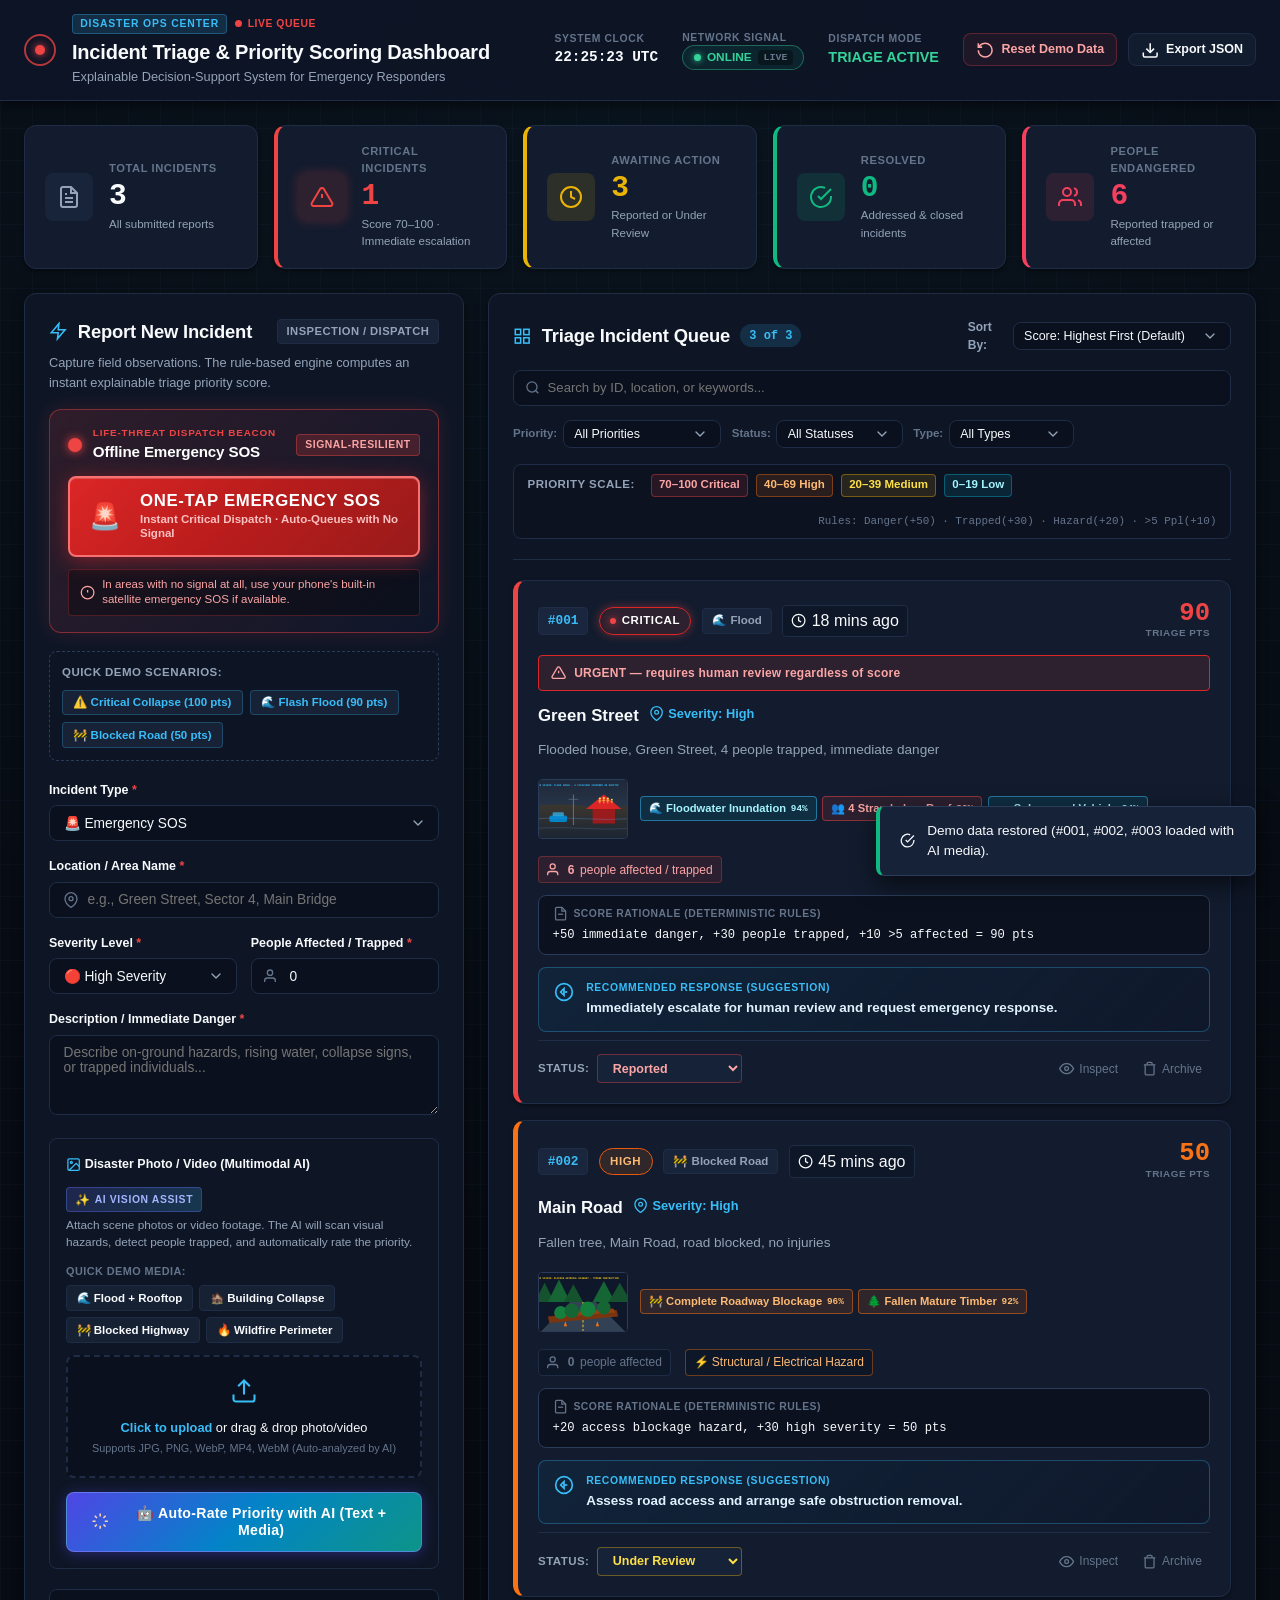
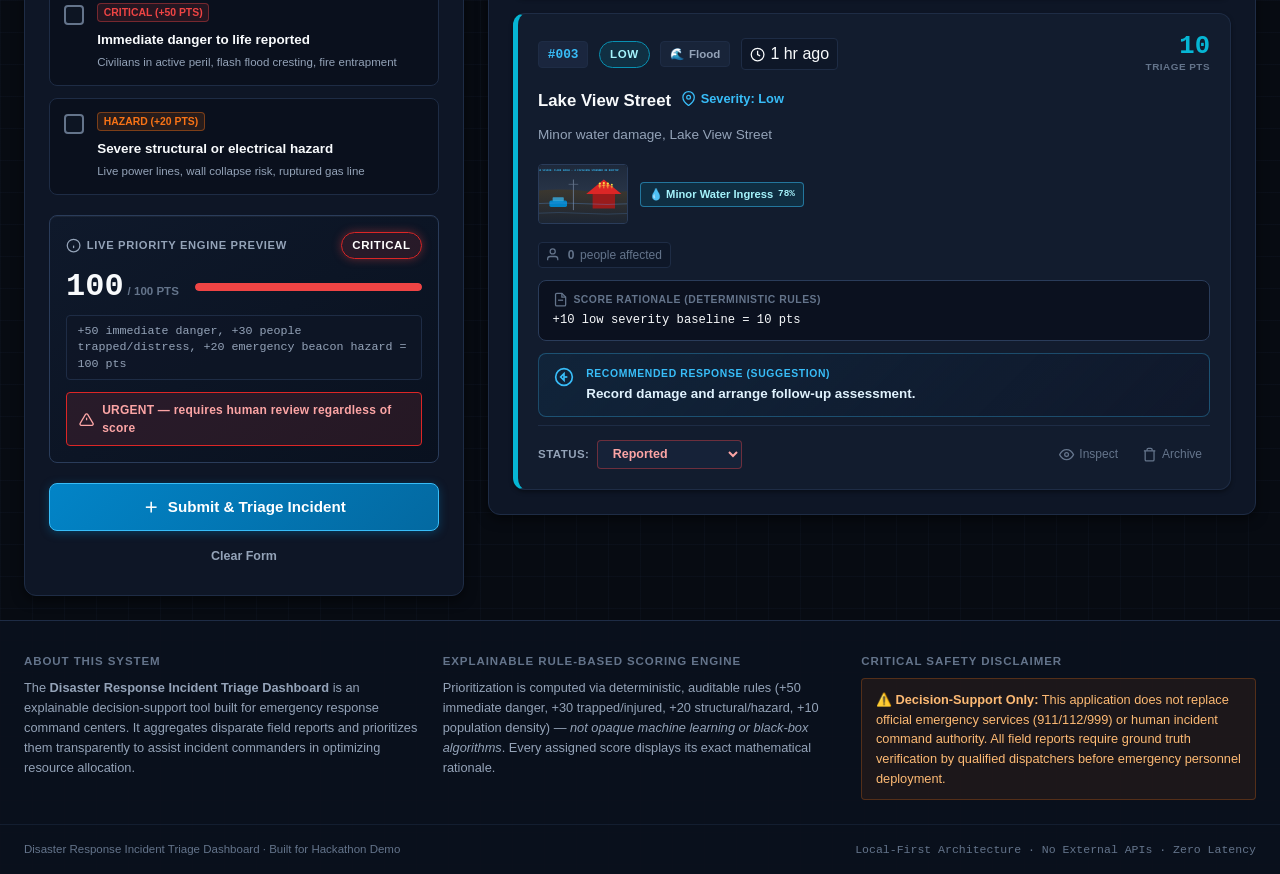
<file: index.html>
<!DOCTYPE html>
<html lang="en">
<head>
  <meta charset="UTF-8">
  <meta name="viewport" content="width=device-width, initial-scale=1.0">
  <title>Disaster Response Incident Triage Dashboard | EOC</title>
  <link rel="stylesheet" href="style.css">
</head>
<body>
  <!-- Top Navigation & Ops Command Bar -->
  <header class="ops-header" role="banner">
    <div class="header-main">
      <div class="brand-group">
        <div class="radar-beacon" aria-hidden="true">
          <span class="beacon-dot"></span>
          <span class="beacon-ring"></span>
        </div>
        <div class="brand-text">
          <div class="brand-badge-row">
            <span class="agency-badge">DISASTER OPS CENTER</span>
            <span class="live-pill"><span class="pulse-led"></span>LIVE QUEUE</span>
          </div>
          <h1 class="app-title">Incident Triage & Priority Scoring Dashboard</h1>
          <p class="app-subtitle">Explainable Decision-Support System for Emergency Responders</p>
        </div>
      </div>

      <div class="ops-telemetry">
        <div class="telemetry-item">
          <span class="telemetry-label">SYSTEM CLOCK</span>
          <span class="telemetry-value mono" id="live-clock">--:--:-- UTC</span>
        </div>
        <div class="telemetry-item">
          <span class="telemetry-label">NETWORK SIGNAL</span>
          <button type="button" class="connectivity-pill online" id="connectivity-status-btn" title="Live status · Click to toggle Offline Simulation Mode">
            <span class="conn-dot"></span>
            <span id="connectivity-status-text">ONLINE</span>
            <span class="conn-mode-tag mono" id="conn-mode-tag">LIVE</span>
          </button>
        </div>
        <div class="telemetry-item">
          <span class="telemetry-label">DISPATCH MODE</span>
          <span class="telemetry-value active-mode">TRIAGE ACTIVE</span>
        </div>
        <div class="header-actions">
          <button id="reset-demo-btn" class="btn btn-outline-danger btn-sm" title="Restore the 3 official demo incidents">
            <svg class="icon" viewBox="0 0 24 24" fill="none" stroke="currentColor" stroke-width="2">
              <path d="M3 12a9 9 0 1 0 9-9 9.75 9.75 0 0 0-6.74 2.74L3 8"/>
              <path d="M3 3v5h5"/>
            </svg>
            Reset Demo Data
          </button>
          <button id="export-data-btn" class="btn btn-outline-secondary btn-sm" title="Export reports as JSON">
            <svg class="icon" viewBox="0 0 24 24" fill="none" stroke="currentColor" stroke-width="2">
              <path d="M21 15v4a2 2 0 0 1-2 2H5a2 2 0 0 1-2-2v-4"/>
              <polyline points="7 10 12 15 17 10"/>
              <line x1="12" y1="15" x2="12" y2="3"/>
            </svg>
            Export JSON
          </button>
        </div>
      </div>
    </div>
  </header>

  <!-- Main Container -->
  <main class="dashboard-layout" role="main">

    <!-- KPI Summary Stat Cards -->
    <section class="kpi-grid" aria-label="Incident Summary Statistics">
      <div class="kpi-card kpi-total">
        <div class="kpi-icon-wrap">
          <svg class="kpi-icon" viewBox="0 0 24 24" fill="none" stroke="currentColor" stroke-width="2">
            <path d="M14 2H6a2 2 0 0 0-2 2v16a2 2 0 0 0 2 2h12a2 2 0 0 0 2-2V8z"/>
            <polyline points="14 2 14 8 20 8"/>
            <line x1="16" y1="13" x2="8" y2="13"/>
            <line x1="16" y1="17" x2="8" y2="17"/>
            <polyline points="10 9 9 9 8 9"/>
          </svg>
        </div>
        <div class="kpi-content">
          <div class="kpi-label">TOTAL INCIDENTS</div>
          <div class="kpi-value mono" id="kpi-total">0</div>
          <div class="kpi-subtext">All submitted reports</div>
        </div>
      </div>

      <div class="kpi-card kpi-critical">
        <div class="kpi-icon-wrap alert-glow">
          <svg class="kpi-icon" viewBox="0 0 24 24" fill="none" stroke="currentColor" stroke-width="2">
            <path d="M10.29 3.86L1.82 18a2 2 0 0 0 1.71 3h16.94a2 2 0 0 0 1.71-3L13.71 3.86a2 2 0 0 0-3.42 0z"/>
            <line x1="12" y1="9" x2="12" y2="13"/>
            <line x1="12" y1="17" x2="12.01" y2="17"/>
          </svg>
        </div>
        <div class="kpi-content">
          <div class="kpi-label">CRITICAL INCIDENTS</div>
          <div class="kpi-value mono text-critical" id="kpi-critical">0</div>
          <div class="kpi-subtext">Score 70–100 · Immediate escalation</div>
        </div>
      </div>

      <div class="kpi-card kpi-pending">
        <div class="kpi-icon-wrap">
          <svg class="kpi-icon" viewBox="0 0 24 24" fill="none" stroke="currentColor" stroke-width="2">
            <circle cx="12" cy="12" r="10"/>
            <polyline points="12 6 12 12 16 14"/>
          </svg>
        </div>
        <div class="kpi-content">
          <div class="kpi-label">AWAITING ACTION</div>
          <div class="kpi-value mono text-warning" id="kpi-pending">0</div>
          <div class="kpi-subtext">Reported or Under Review</div>
        </div>
      </div>

      <div class="kpi-card kpi-resolved">
        <div class="kpi-icon-wrap">
          <svg class="kpi-icon" viewBox="0 0 24 24" fill="none" stroke="currentColor" stroke-width="2">
            <path d="M22 11.08V12a10 10 0 1 1-5.93-9.14"/>
            <polyline points="22 4 12 14.01 9 11.01"/>
          </svg>
        </div>
        <div class="kpi-content">
          <div class="kpi-label">RESOLVED</div>
          <div class="kpi-value mono text-resolved" id="kpi-resolved">0</div>
          <div class="kpi-subtext">Addressed & closed incidents</div>
        </div>
      </div>

      <div class="kpi-card kpi-people">
        <div class="kpi-icon-wrap">
          <svg class="kpi-icon" viewBox="0 0 24 24" fill="none" stroke="currentColor" stroke-width="2">
            <path d="M17 21v-2a4 4 0 0 0-4-4H5a4 4 0 0 0-4 4v2"/>
            <circle cx="9" cy="7" r="4"/>
            <path d="M23 21v-2a4 4 0 0 0-3-3.87"/>
            <path d="M16 3.13a4 4 0 0 1 0 7.75"/>
          </svg>
        </div>
        <div class="kpi-content">
          <div class="kpi-label">PEOPLE ENDANGERED</div>
          <div class="kpi-value mono text-danger" id="kpi-people">0</div>
          <div class="kpi-subtext">Reported trapped or affected</div>
        </div>
      </div>
    </section>

    <!-- Main 2-Column Work Area -->
    <div class="ops-workspace">

      <!-- LEFT: Intake Form Column -->
      <aside class="panel intake-panel" aria-labelledby="form-heading">
        <div class="panel-header">
          <div class="panel-title-wrap">
            <svg class="icon icon-accent" viewBox="0 0 24 24" fill="none" stroke="currentColor" stroke-width="2">
              <polygon points="13 2 3 14 12 14 11 22 21 10 12 10 13 2"/>
            </svg>
            <h2 id="form-heading" class="panel-title">Report New Incident</h2>
          </div>
          <span class="badge badge-subtle">INSPECTION / DISPATCH</span>
        </div>

        <p class="panel-desc">
          Capture field observations. The rule-based engine computes an instant explainable triage priority score.
        </p>

        <!-- Prominent Red Offline-Resilient SOS Mode -->
        <div class="emergency-sos-card" id="emergency-sos-card">
          <div class="sos-card-header">
            <div class="sos-card-brand">
              <span class="sos-radar-ping"></span>
              <div>
                <div class="sos-badge-tag">LIFE-THREAT DISPATCH BEACON</div>
                <h3 class="sos-card-title">Offline Emergency SOS</h3>
              </div>
            </div>
            <span class="badge badge-sos-resilient">SIGNAL-RESILIENT</span>
          </div>

          <button type="button" class="btn btn-sos-trigger btn-block" id="trigger-sos-btn" title="Create an urgent Critical dispatch incident with one tap">
            <span class="sos-btn-flare"></span>
            <span class="sos-btn-icon">🚨</span>
            <div class="sos-btn-labels">
              <span class="sos-btn-main">ONE-TAP EMERGENCY SOS</span>
              <span class="sos-btn-sub">Instant Critical Dispatch · Auto-Queues with No Signal</span>
            </div>
          </button>

          <!-- Honesty Note for Satellite SOS -->
          <div class="satellite-safety-advisory">
            <svg class="icon icon-sm" viewBox="0 0 24 24" fill="none" stroke="currentColor" stroke-width="2">
              <circle cx="12" cy="12" r="10"/>
              <line x1="12" y1="8" x2="12" y2="12"/>
              <line x1="12" y1="16" x2="12.01" y2="16"/>
            </svg>
            <span>In areas with no signal at all, use your phone's built-in satellite emergency SOS if available.</span>
          </div>
        </div>

        <!-- Offline SOS Queue Banner -->
        <div class="offline-queue-banner hidden" id="offline-queue-banner">
          <div class="offline-banner-icon-col">
            <span class="offline-beacon-pulse"></span>
          </div>
          <div class="offline-banner-body">
            <div class="offline-banner-title">
              No signal detected — SOS queued.
            </div>
            <div class="offline-banner-sub">
              It will send automatically when connection returns.
            </div>
            <div class="offline-queue-count-pill mono" id="pending-sos-count-pill">
              0 SOS in Offline Buffer
            </div>
          </div>
        </div>

        <!-- Quick Demo Scenario Loader for Judges -->
        <div class="demo-quick-bar" aria-label="Quick Demo Scenarios">
          <span class="demo-quick-title">Quick Demo Scenarios:</span>
          <div class="quick-btn-group">
            <button type="button" class="btn-chip" id="preset-critical-btn" title="Populate an urgent building collapse report">
              ⚠️ Critical Collapse (100 pts)
            </button>
            <button type="button" class="btn-chip" id="preset-flood-btn" title="Populate flash flood with trapped citizens">
              🌊 Flash Flood (90 pts)
            </button>
            <button type="button" class="btn-chip" id="preset-road-btn" title="Populate blocked arterial road">
              🚧 Blocked Road (50 pts)
            </button>
          </div>
        </div>

        <form id="incident-form" novalidate autocomplete="off">
          
          <!-- Incident Type -->
          <div class="form-group">
            <label for="incident-type" class="form-label">
              Incident Type <span class="required-star" aria-hidden="true">*</span>
            </label>
            <div class="select-wrapper">
              <select id="incident-type" name="type" class="form-control" required>
                <option value="Emergency SOS">🚨 Emergency SOS</option>
                <option value="Flood">🌊 Flood</option>
                <option value="Fire">🔥 Fire</option>
                <option value="Structural Damage">🏚️ Structural Damage</option>
                <option value="Blocked Road">🚧 Blocked Road</option>
                <option value="Other">⚠️ Other Emergency</option>
              </select>
            </div>
          </div>

          <!-- Location -->
          <div class="form-group">
            <label for="incident-location" class="form-label">
              Location / Area Name <span class="required-star" aria-hidden="true">*</span>
            </label>
            <div class="input-icon-wrapper">
              <svg class="input-icon" viewBox="0 0 24 24" fill="none" stroke="currentColor" stroke-width="2">
                <path d="M21 10c0 7-9 13-9 13s-9-6-9-13a9 9 0 0 1 18 0z"/>
                <circle cx="12" cy="10" r="3"/>
              </svg>
              <input 
                type="text" 
                id="incident-location" 
                name="location" 
                class="form-control with-icon" 
                placeholder="e.g., Green Street, Sector 4, Main Bridge" 
                required
              >
            </div>
            <div class="field-error" id="error-location">Location is required.</div>
          </div>

          <!-- Severity & Number of People (2 columns) -->
          <div class="form-row-2">
            <div class="form-group">
              <label for="incident-severity" class="form-label">
                Severity Level <span class="required-star" aria-hidden="true">*</span>
              </label>
              <div class="select-wrapper">
                <select id="incident-severity" name="severity" class="form-control" required>
                  <option value="High">🔴 High Severity</option>
                  <option value="Medium">🟡 Medium Severity</option>
                  <option value="Low">⚪ Low Severity</option>
                </select>
              </div>
            </div>

            <div class="form-group">
              <label for="incident-affected" class="form-label">
                People Affected / Trapped <span class="required-star" aria-hidden="true">*</span>
              </label>
              <div class="input-icon-wrapper">
                <svg class="input-icon" viewBox="0 0 24 24" fill="none" stroke="currentColor" stroke-width="2">
                  <path d="M17 21v-2a4 4 0 0 0-4-4H5a4 4 0 0 0-4 4v2"/>
                  <circle cx="9" cy="7" r="4"/>
                </svg>
                <input 
                  type="number" 
                  id="incident-affected" 
                  name="affected" 
                  class="form-control with-icon mono" 
                  value="0" 
                  min="0" 
                  max="1000" 
                  required
                >
              </div>
              <div class="field-error" id="error-affected">Must be 0 or greater.</div>
            </div>
          </div>

          <!-- Description -->
          <div class="form-group">
            <label for="incident-description" class="form-label">
              Description / Immediate Danger <span class="required-star" aria-hidden="true">*</span>
            </label>
            <textarea 
              id="incident-description" 
              name="description" 
              class="form-control" 
              rows="3" 
              placeholder="Describe on-ground hazards, rising water, collapse signs, or trapped individuals..."
              required
            ></textarea>
            <div class="field-error" id="error-description">Please enter an incident description.</div>
          </div>

          <!-- Multimodal AI Evidence (Photo / Video Analysis) -->
          <div class="form-group media-ai-section">
            <div class="media-header-row">
              <label class="form-label" for="media-input">
                <svg class="icon icon-sm icon-accent" viewBox="0 0 24 24" fill="none" stroke="currentColor" stroke-width="2">
                  <rect x="3" y="3" width="18" height="18" rx="2" ry="2"/>
                  <circle cx="8.5" cy="8.5" r="1.5"/>
                  <polyline points="21 15 16 10 5 21"/>
                </svg>
                Disaster Photo / Video (Multimodal AI)
              </label>
              <span class="badge badge-ai-cv">
                <span class="sparkle-icon">✨</span> AI VISION ASSIST
              </span>
            </div>
            
            <p class="media-help-text">
              Attach scene photos or video footage. The AI will scan visual hazards, detect people trapped, and automatically rate the priority.
            </p>

            <!-- Sample Media Buttons for Instant Demo -->
            <div class="sample-media-picker">
              <span class="sample-media-label">Quick Demo Media:</span>
              <div class="sample-media-buttons">
                <button type="button" class="btn-sample-media" id="sample-flood-btn" title="Load flooded rooftop rescue photo">
                  🌊 Flood + Rooftop
                </button>
                <button type="button" class="btn-sample-media" id="sample-collapse-btn" title="Load collapsed building rubble photo">
                  🏚️ Building Collapse
                </button>
                <button type="button" class="btn-sample-media" id="sample-road-btn" title="Load blocked highway tree obstruction">
                  🚧 Blocked Highway
                </button>
                <button type="button" class="btn-sample-media" id="sample-fire-btn" title="Load active wildfire hazard photo">
                  🔥 Wildfire Perimeter
                </button>
              </div>
            </div>

            <!-- Upload Dropzone -->
            <div class="media-dropzone" id="media-dropzone" tabindex="0" role="button" aria-label="Upload disaster photo or video">
              <input type="file" id="media-input" accept="image/*,video/*" class="media-file-input">
              <div class="dropzone-idle" id="dropzone-idle">
                <svg class="dropzone-icon" viewBox="0 0 24 24" fill="none" stroke="currentColor" stroke-width="1.8">
                  <path d="M21 15v4a2 2 0 0 1-2 2H5a2 2 0 0 1-2-2v-4"/>
                  <polyline points="17 8 12 3 7 8"/>
                  <line x1="12" y1="3" x2="12" y2="15"/>
                </svg>
                <div class="dropzone-text">
                  <strong>Click to upload</strong> or drag & drop photo/video
                </div>
                <div class="dropzone-sub">Supports JPG, PNG, WebP, MP4, WebM (Auto-analyzed by AI)</div>
              </div>
            </div>

            <!-- Media Preview & AI Detection Overlay Container -->
            <div class="media-preview-container hidden" id="media-preview-container">
              <div class="media-display-wrapper" id="media-display-wrapper">
                <img id="preview-image" class="media-preview-img hidden" alt="Uploaded disaster scene preview">
                <video id="preview-video" class="media-preview-video hidden" controls playsinline></video>
                
                <!-- AI Scanning Laser Beam Animation -->
                <div class="ai-scanner-beam hidden" id="ai-scanner-beam">
                  <div class="scanner-laser-line"></div>
                  <div class="scanner-hud-text">
                    <span class="scanner-pulse"></span>
                    NEURAL VISION ANALYSIS IN PROGRESS...
                  </div>
                </div>

                <!-- AI Computer Vision Bounding Boxes Overlay -->
                <div class="cv-overlay-layer" id="cv-overlay-layer">
                  <!-- Injected bounding boxes and labels -->
                </div>
              </div>

              <!-- Media Action Bar -->
              <div class="media-preview-controls">
                <div class="media-meta-tag mono" id="media-file-name">scene_analysis.jpg</div>
                <button type="button" id="remove-media-btn" class="btn-remove-media" title="Remove attached media">
                  Remove Media
                </button>
              </div>
            </div>

            <!-- AI One-Click Auto-Triage Trigger Button -->
            <div class="ai-autotriage-box">
              <button type="button" class="btn btn-ai-autotriage btn-block" id="run-ai-triage-btn">
                <span class="ai-btn-glow"></span>
                <svg class="icon icon-ai" viewBox="0 0 24 24" fill="none" stroke="currentColor" stroke-width="2">
                  <path d="M12 2v4M12 18v4M4.93 4.93l2.83 2.83M16.24 16.24l2.83 2.83M2 12h4M18 12h4M4.93 19.07l2.83-2.83M16.24 7.76l2.83-2.83"/>
                </svg>
                <span>🤖 Auto-Rate Priority with AI (Text + Media)</span>
              </button>

              <!-- AI Inference Telemetry Box -->
              <div class="ai-telemetry-result hidden" id="ai-telemetry-result">
                <div class="ai-telemetry-header">
                  <div class="ai-model-badge">
                    <span class="sparkle-icon">✨</span> MULTIMODAL INFERENCE ENGINE
                  </div>
                  <span class="ai-confidence mono" id="ai-confidence-score">96.4% CONFIDENCE</span>
                </div>
                <div class="ai-telemetry-chips" id="ai-vision-chips">
                  <!-- Visual tags injected by AI -->
                </div>
                <div class="ai-telemetry-narrative" id="ai-telemetry-narrative">
                  <!-- AI explainability narrative -->
                </div>
              </div>
            </div>
          </div>

          <!-- Critical Hazard Toggles -->
          <div class="toggles-box">
            <!-- Immediate Danger to Life -->
            <label class="toggle-card toggle-card-urgent" for="immediate-danger-toggle">
              <input type="checkbox" id="immediate-danger-toggle" name="immediateDanger">
              <span class="custom-checkbox"></span>
              <div class="toggle-info">
                <div class="toggle-label-text">
                  <span class="danger-badge-text">CRITICAL (+50 PTS)</span>
                  <strong>Immediate danger to life reported</strong>
                </div>
                <div class="toggle-sub">Civilians in active peril, flash flood cresting, fire entrapment</div>
              </div>
            </label>

            <!-- Severe structural or electrical hazard -->
            <label class="toggle-card" for="severe-hazard-toggle">
              <input type="checkbox" id="severe-hazard-toggle" name="severeHazard">
              <span class="custom-checkbox"></span>
              <div class="toggle-info">
                <div class="toggle-label-text">
                  <span class="hazard-badge-text">HAZARD (+20 PTS)</span>
                  <strong>Severe structural or electrical hazard</strong>
                </div>
                <div class="toggle-sub">Live power lines, wall collapse risk, ruptured gas line</div>
              </div>
            </label>
          </div>

          <!-- Live Score Calculation Preview Meter -->
          <div class="score-estimator-card" id="score-preview-box">
            <div class="estimator-header">
              <div class="estimator-title">
                <svg class="icon icon-sm" viewBox="0 0 24 24" fill="none" stroke="currentColor" stroke-width="2">
                  <circle cx="12" cy="12" r="10"/>
                  <line x1="12" y1="16" x2="12" y2="12"/>
                  <line x1="12" y1="8" x2="12.01" y2="8"/>
                </svg>
                LIVE PRIORITY ENGINE PREVIEW
              </div>
              <span class="preview-badge priority-badge" id="preview-priority-badge">LOW</span>
            </div>

            <div class="estimator-body">
              <div class="estimator-score-row">
                <div class="estimator-score-display">
                  <span class="estimator-score-val mono" id="preview-score-val">10</span>
                  <span class="estimator-score-denom">/ 100 PTS</span>
                </div>
                <div class="estimator-meter-track">
                  <div class="estimator-meter-fill" id="preview-meter-fill" style="width: 10%;"></div>
                </div>
              </div>

              <!-- Breakdown Pill -->
              <div class="estimator-reasons mono" id="preview-reasons">
                +10 low severity baseline = 10 pts
              </div>

              <!-- Urgent Human Review Warning Flag -->
              <div class="urgent-banner hidden" id="preview-urgent-banner">
                <svg class="icon icon-sm" viewBox="0 0 24 24" fill="none" stroke="currentColor" stroke-width="2">
                  <path d="M10.29 3.86L1.82 18a2 2 0 0 0 1.71 3h16.94a2 2 0 0 0 1.71-3L13.71 3.86a2 2 0 0 0-3.42 0z"/>
                  <line x1="12" y1="9" x2="12" y2="13"/>
                  <line x1="12" y1="17" x2="12.01" y2="17"/>
                </svg>
                <span>URGENT — requires human review regardless of score</span>
              </div>
            </div>
          </div>

          <!-- Action Buttons -->
          <div class="form-actions">
            <button type="submit" class="btn btn-primary btn-block btn-lg" id="submit-report-btn">
              <svg class="icon" viewBox="0 0 24 24" fill="none" stroke="currentColor" stroke-width="2">
                <line x1="12" y1="5" x2="12" y2="19"/>
                <line x1="5" y1="12" x2="19" y2="12"/>
              </svg>
              Submit & Triage Incident
            </button>
            <button type="button" class="btn btn-ghost btn-sm" id="reset-form-btn">
              Clear Form
            </button>
          </div>

        </form>
      </aside>

      <!-- RIGHT: Triage Queue & Incident Board Column -->
      <section class="panel queue-panel" aria-labelledby="queue-heading">
        
        <!-- Queue Header with Controls -->
        <div class="queue-header-area">
          <div class="queue-title-row">
            <div class="panel-title-wrap">
              <svg class="icon icon-accent" viewBox="0 0 24 24" fill="none" stroke="currentColor" stroke-width="2">
                <rect x="3" y="3" width="7" height="7"/>
                <rect x="14" y="3" width="7" height="7"/>
                <rect x="14" y="14" width="7" height="7"/>
                <rect x="3" y="14" width="7" height="7"/>
              </svg>
              <h2 id="queue-heading" class="panel-title">Triage Incident Queue</h2>
              <span class="count-pill mono" id="queue-count-pill">3</span>
            </div>

            <!-- Sort By Control -->
            <div class="sort-control-group">
              <label for="sort-select" class="sort-label">Sort By:</label>
              <select id="sort-select" class="form-control form-control-sm">
                <option value="score-desc" selected>Score: Highest First (Default)</option>
                <option value="score-asc">Score: Lowest First</option>
                <option value="time-desc">Time: Newest First</option>
                <option value="people-desc">People Trapped / Affected</option>
              </select>
            </div>
          </div>

          <!-- Search & Filter Bar -->
          <div class="filter-toolbar">
            
            <!-- Search Input -->
            <div class="search-box">
              <svg class="search-icon" viewBox="0 0 24 24" fill="none" stroke="currentColor" stroke-width="2">
                <circle cx="11" cy="11" r="8"/>
                <line x1="21" y1="21" x2="16.65" y2="16.65"/>
              </svg>
              <input 
                type="text" 
                id="search-input" 
                class="form-control search-input" 
                placeholder="Search by ID, location, or keywords..."
                aria-label="Search incidents"
              >
              <button type="button" id="clear-search-btn" class="clear-search-btn hidden" aria-label="Clear search">×</button>
            </div>

            <!-- Filter Dropdowns / Pills -->
            <div class="filter-selectors">
              <!-- Priority Filter -->
              <div class="filter-item">
                <label for="filter-priority" class="filter-label">Priority:</label>
                <select id="filter-priority" class="form-control form-control-sm">
                  <option value="all">All Priorities</option>
                  <option value="Critical">🔴 Critical (70–100)</option>
                  <option value="High">🟠 High (40–69)</option>
                  <option value="Medium">🟡 Medium (20–39)</option>
                  <option value="Low">⚪ Low (0–19)</option>
                </select>
              </div>

              <!-- Status Filter -->
              <div class="filter-item">
                <label for="filter-status" class="filter-label">Status:</label>
                <select id="filter-status" class="form-control form-control-sm">
                  <option value="all">All Statuses</option>
                  <option value="Reported">Reported</option>
                  <option value="Under Review">Under Review</option>
                  <option value="Resolved">Resolved</option>
                </select>
              </div>

              <!-- Type Filter -->
              <div class="filter-item">
                <label for="filter-type" class="filter-label">Type:</label>
                <select id="filter-type" class="form-control form-control-sm">
                  <option value="all">All Types</option>
                  <option value="Flood">Flood</option>
                  <option value="Fire">Fire</option>
                  <option value="Structural Damage">Structural</option>
                  <option value="Blocked Road">Blocked Road</option>
                  <option value="Other">Other</option>
                </select>
              </div>
            </div>
          </div>

          <!-- Scoring Legend Quick Reference -->
          <div class="scoring-legend" aria-label="Priority Scoring Rules Legend">
            <span class="legend-title">Priority Scale:</span>
            <div class="legend-items">
              <span class="legend-badge legend-critical"><strong>70–100</strong> Critical</span>
              <span class="legend-badge legend-high"><strong>40–69</strong> High</span>
              <span class="legend-badge legend-medium"><strong>20–39</strong> Medium</span>
              <span class="legend-badge legend-low"><strong>0–19</strong> Low</span>
            </div>
            <div class="legend-formula">
              Rules: Danger(+50) · Trapped(+30) · Hazard(+20) · &gt;5 Ppl(+10)
            </div>
          </div>
        </div>

        <!-- Live Incident Cards Container -->
        <div id="incident-list" class="incident-list-container" role="feed" aria-busy="false" aria-label="Incident Triage List">
          <!-- Incident Cards Rendered by script.js -->
        </div>

        <!-- Empty State -->
        <div id="empty-state" class="empty-state hidden">
          <svg class="empty-icon" viewBox="0 0 24 24" fill="none" stroke="currentColor" stroke-width="1.5">
            <circle cx="12" cy="12" r="10"/>
            <line x1="8" y1="12" x2="16" y2="12"/>
          </svg>
          <h3 class="empty-title">No Incidents Found</h3>
          <p class="empty-desc">No reports match the selected filters or search query.</p>
          <button id="reset-filters-btn" class="btn btn-outline-secondary btn-sm">Clear All Filters</button>
        </div>

      </section>
    </div>
  </main>

  <!-- Notification Toast Container -->
  <div id="toast-container" class="toast-container" aria-live="polite" aria-atomic="true"></div>

  <!-- Detail / Triage Modal -->
  <div id="incident-modal" class="modal-backdrop hidden" role="dialog" aria-modal="true" aria-labelledby="modal-title">
    <div class="modal-content">
      <div class="modal-header">
        <div class="modal-title-wrap">
          <span class="modal-id mono" id="modal-incident-id">#001</span>
          <h3 id="modal-title" class="modal-title">Incident Details</h3>
        </div>
        <button id="modal-close-btn" class="btn-close" aria-label="Close details dialog">×</button>
      </div>

      <div class="modal-body" id="modal-body-content">
        <!-- Injected via JavaScript -->
      </div>

      <div class="modal-footer">
        <button type="button" id="modal-dismiss-btn" class="btn btn-outline-secondary">Close</button>
      </div>
    </div>
  </div>

  <!-- About / Disclaimer Footer -->
  <footer class="ops-footer" role="contentinfo">
    <div class="footer-container">
      <div class="footer-col footer-about">
        <div class="footer-heading">ABOUT THIS SYSTEM</div>
        <p>
          The <strong>Disaster Response Incident Triage Dashboard</strong> is an explainable decision-support tool built for emergency response command centers. It aggregates disparate field reports and prioritizes them transparently to assist incident commanders in optimizing resource allocation.
        </p>
      </div>

      <div class="footer-col footer-rules">
        <div class="footer-heading">EXPLAINABLE RULE-BASED SCORING ENGINE</div>
        <p>
          Prioritization is computed via deterministic, auditable rules (+50 immediate danger, +30 trapped/injured, +20 structural/hazard, +10 population density) — <em>not opaque machine learning or black-box algorithms</em>. Every assigned score displays its exact mathematical rationale.
        </p>
      </div>

      <div class="footer-col footer-disclaimer">
        <div class="footer-heading">CRITICAL SAFETY DISCLAIMER</div>
        <p class="disclaimer-text">
          ⚠️ <strong>Decision-Support Only:</strong> This application does not replace official emergency services (911/112/999) or human incident command authority. All field reports require ground truth verification by qualified dispatchers before emergency personnel deployment.
        </p>
      </div>
    </div>
    <div class="footer-bottom">
      <span>Disaster Response Incident Triage Dashboard · Built for Hackathon Demo</span>
      <span class="mono">Local-First Architecture · No External APIs · Zero Latency</span>
    </div>
  </footer>

  <script src="script.js"></script>
</body>
</html>
</file>
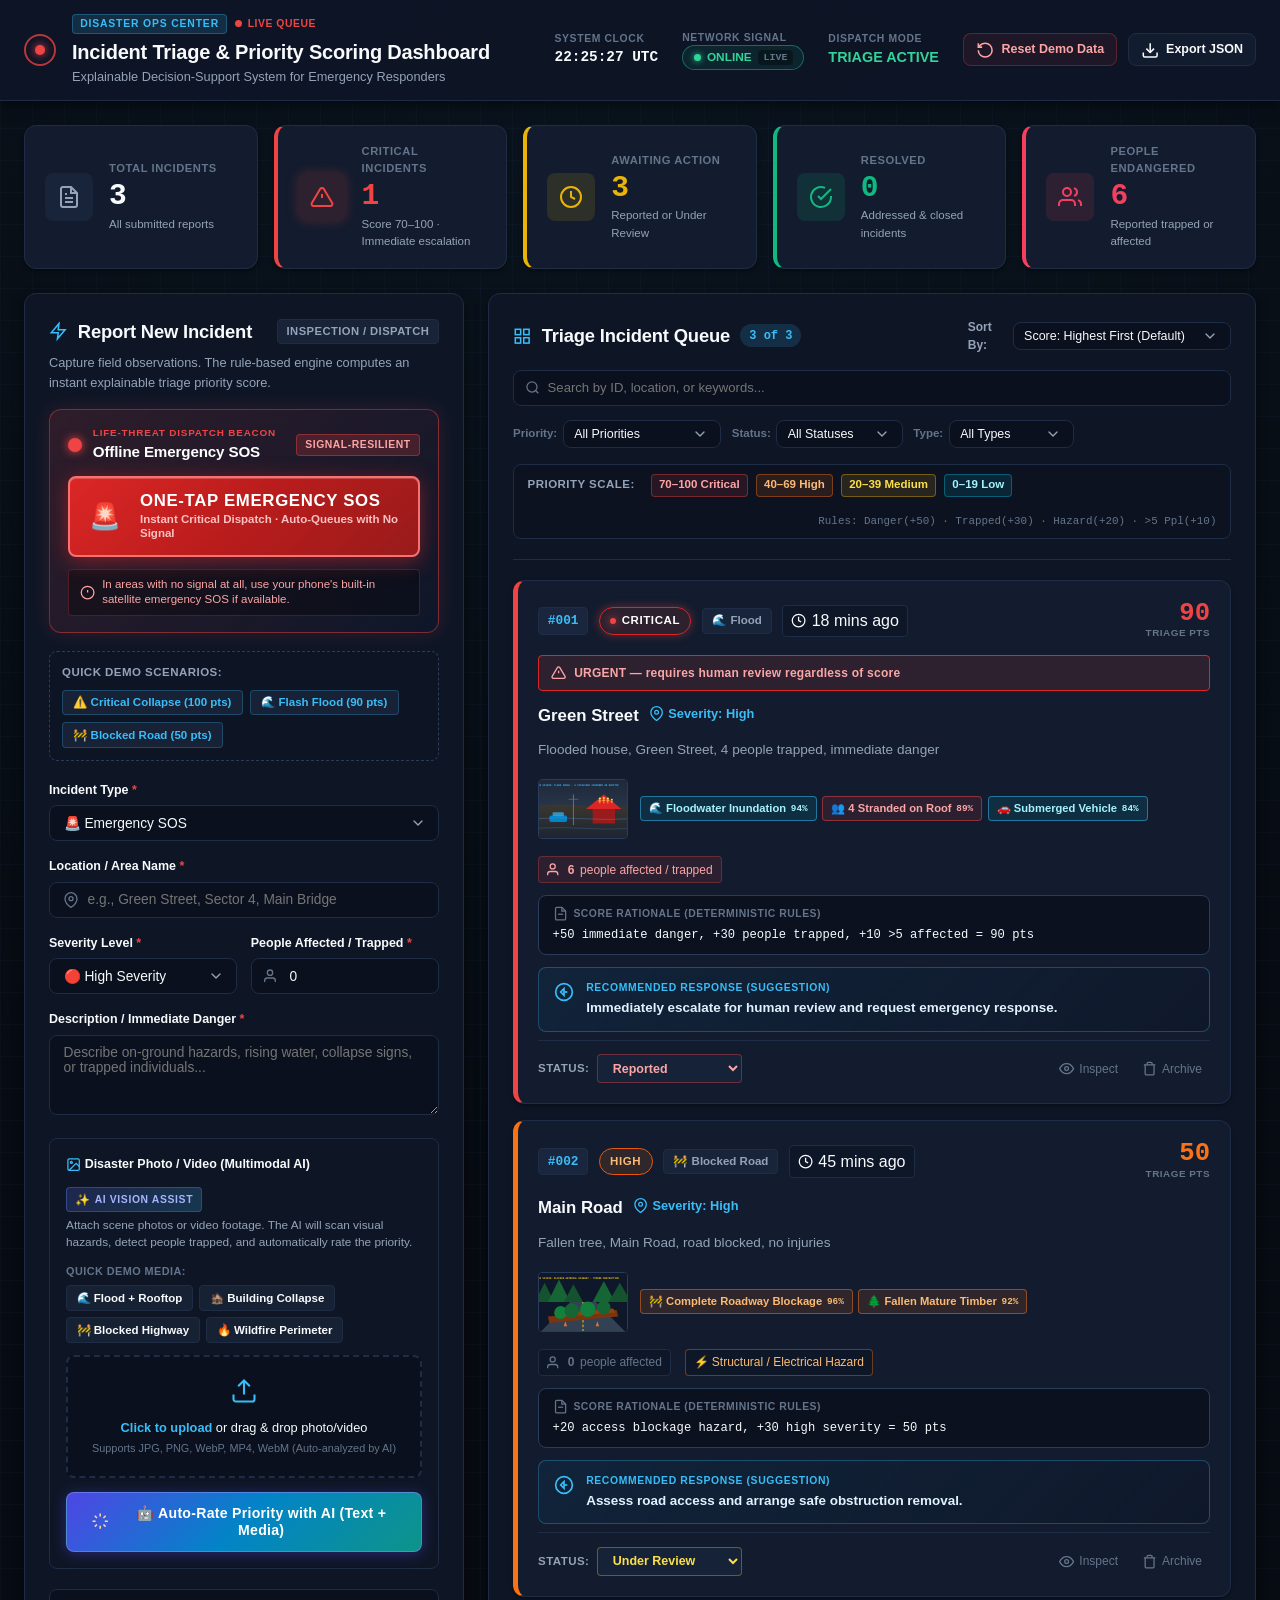
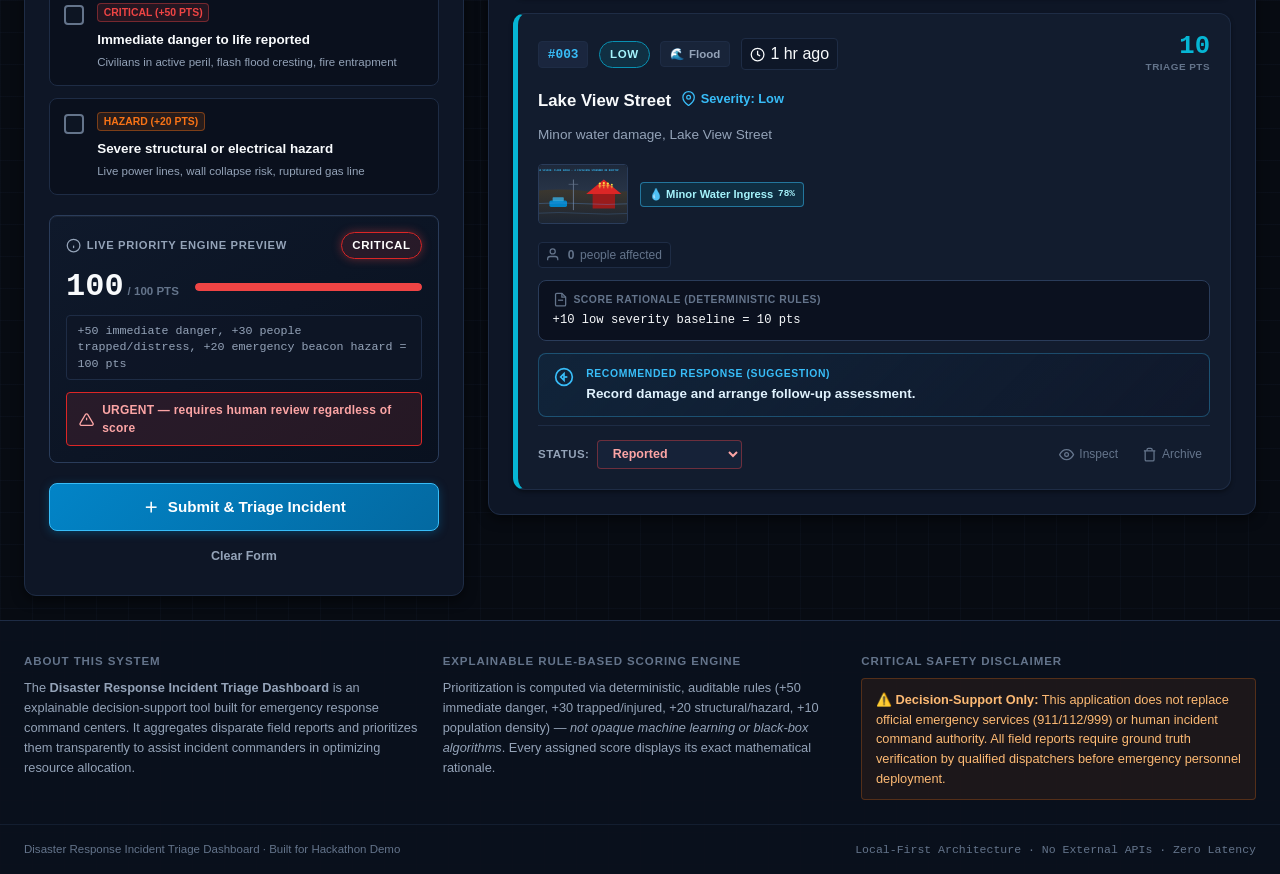
<file: disaster-triage-standalone.html>
<!DOCTYPE html>
<html lang="en">
<head>
  <meta charset="UTF-8">
  <meta name="viewport" content="width=device-width, initial-scale=1.0">
  <title>Disaster Response Incident Triage Dashboard | EOC</title>
  <style>
/* ==========================================================================
   DISASTER RESPONSE INCIDENT TRIAGE DASHBOARD
   Emergency Operations Center (EOC) Styling
   ========================================================================== */

:root {
  /* Color Palette - Emergency Ops Dark Theme */
  --bg-abyss: #070b12;
  --bg-surface: #0e1626;
  --bg-surface-elevated: #162238;
  --bg-surface-card: #121c2e;
  --bg-surface-input: #0a101d;

  /* Borders */
  --border-subtle: #1e2c45;
  --border-focus: #38bdf8;
  --border-highlight: #2a3c5a;

  /* Typography */
  --text-main: #f8fafc;
  --text-muted: #94a3b8;
  --text-faint: #64748b;
  --font-sans: -apple-system, BlinkMacSystemFont, "Segoe UI", Roboto, Helvetica, Arial, sans-serif;
  --font-mono: "SF Mono", "JetBrains Mono", Consolas, "Liberation Mono", Menlo, Courier, monospace;

  /* Priority & Status Semantics */
  --critical-base: #ef4444;
  --critical-bg: rgba(239, 68, 68, 0.12);
  --critical-border: #dc2626;
  --critical-glow: 0 0 16px rgba(239, 68, 68, 0.35);

  --high-base: #f97316;
  --high-bg: rgba(249, 115, 22, 0.12);
  --high-border: #ea580c;
  --high-glow: 0 0 16px rgba(249, 115, 22, 0.3);

  --medium-base: #eab308;
  --medium-bg: rgba(234, 179, 8, 0.12);
  --medium-border: #ca8a04;

  --low-base: #06b6d4;
  --low-bg: rgba(6, 182, 212, 0.12);
  --low-border: #0891b2;

  --resolved-base: #10b981;
  --resolved-bg: rgba(16, 185, 129, 0.12);
  --resolved-border: #059669;

  --accent-cyan: #38bdf8;
  --accent-indigo: #6366f1;

  /* Radii & Shadows */
  --radius-sm: 4px;
  --radius-md: 8px;
  --radius-lg: 12px;
  --radius-pill: 9999px;
  --shadow-sm: 0 2px 4px rgba(0, 0, 0, 0.4);
  --shadow-md: 0 4px 12px rgba(0, 0, 0, 0.5);
  --shadow-lg: 0 8px 24px rgba(0, 0, 0, 0.6);
  --shadow-card: 0 4px 20px rgba(0, 0, 0, 0.45);
}

/* Base & Reset */
*, *::before, *::after {
  box-sizing: border-box;
  margin: 0;
  padding: 0;
}

html {
  font-size: 16px;
  scroll-behavior: smooth;
  color-scheme: dark;
}

body {
  font-family: var(--font-sans);
  background-color: var(--bg-abyss);
  color: var(--text-main);
  line-height: 1.5;
  min-height: 100vh;
  display: flex;
  flex-direction: column;
  -webkit-font-smoothing: antialiased;
  background-image: 
    radial-gradient(circle at 50% 0%, rgba(56, 189, 248, 0.05) 0%, transparent 50%),
    linear-gradient(rgba(30, 44, 69, 0.15) 1px, transparent 1px),
    linear-gradient(90deg, rgba(30, 44, 69, 0.15) 1px, transparent 1px);
  background-size: 100% 100%, 32px 32px, 32px 32px;
}

.mono {
  font-family: var(--font-mono);
}

/* Focus States for Accessibility */
:focus-visible {
  outline: 2px solid var(--accent-cyan);
  outline-offset: 2px;
}

/* Icon Utility */
.icon {
  width: 1.15rem;
  height: 1.15rem;
  display: inline-block;
  vertical-align: middle;
  flex-shrink: 0;
}

.icon-sm {
  width: 0.95rem;
  height: 0.95rem;
}

.icon-accent {
  color: var(--accent-cyan);
}

/* ==========================================================================
   HEADER / OPS COMMAND BAR
   ========================================================================== */

.ops-header {
  background-color: rgba(14, 22, 38, 0.95);
  backdrop-filter: blur(12px);
  border-bottom: 1px solid var(--border-subtle);
  position: sticky;
  top: 0;
  z-index: 50;
  box-shadow: var(--shadow-md);
}

.header-main {
  max-width: 1600px;
  margin: 0 auto;
  padding: 0.85rem 1.5rem;
  display: flex;
  align-items: center;
  justify-content: space-between;
  gap: 1.5rem;
  flex-wrap: wrap;
}

.brand-group {
  display: flex;
  align-items: center;
  gap: 1rem;
}

/* Radar Beacon Animation */
.radar-beacon {
  position: relative;
  width: 32px;
  height: 32px;
  display: flex;
  align-items: center;
  justify-content: center;
}

.beacon-dot {
  width: 10px;
  height: 10px;
  background-color: var(--critical-base);
  border-radius: 50%;
  box-shadow: 0 0 8px var(--critical-base);
}

.beacon-ring {
  position: absolute;
  width: 100%;
  height: 100%;
  border: 2px solid var(--critical-base);
  border-radius: 50%;
  animation: radar-ping 2s cubic-bezier(0, 0.2, 0.8, 1) infinite;
  opacity: 0.75;
}

@keyframes radar-ping {
  0% { transform: scale(0.6); opacity: 1; }
  100% { transform: scale(1.6); opacity: 0; }
}

.brand-badge-row {
  display: flex;
  align-items: center;
  gap: 0.5rem;
  margin-bottom: 0.15rem;
}

.agency-badge {
  font-size: 0.65rem;
  font-weight: 800;
  letter-spacing: 0.08em;
  background-color: rgba(56, 189, 248, 0.15);
  color: var(--accent-cyan);
  border: 1px solid rgba(56, 189, 248, 0.3);
  padding: 0.1rem 0.45rem;
  border-radius: var(--radius-sm);
}

.live-pill {
  font-size: 0.65rem;
  font-weight: 700;
  letter-spacing: 0.05em;
  color: var(--critical-base);
  display: flex;
  align-items: center;
  gap: 0.35rem;
}

.pulse-led {
  width: 7px;
  height: 7px;
  background-color: var(--critical-base);
  border-radius: 50%;
  animation: led-pulse 1.2s infinite ease-in-out;
}

@keyframes led-pulse {
  0%, 100% { opacity: 1; transform: scale(1); }
  50% { opacity: 0.4; transform: scale(0.85); }
}

.app-title {
  font-size: 1.25rem;
  font-weight: 700;
  letter-spacing: -0.01em;
  color: var(--text-main);
}

.app-subtitle {
  font-size: 0.8rem;
  color: var(--text-muted);
}

/* Telemetry & Actions */
.ops-telemetry {
  display: flex;
  align-items: center;
  gap: 1.5rem;
  flex-wrap: wrap;
}

.telemetry-item {
  display: flex;
  flex-direction: column;
}

.telemetry-label {
  font-size: 0.65rem;
  font-weight: 700;
  letter-spacing: 0.06em;
  color: var(--text-faint);
}

.telemetry-value {
  font-size: 0.9rem;
  font-weight: 600;
  color: var(--text-main);
}

.active-mode {
  color: #34d399;
}

.header-actions {
  display: flex;
  align-items: center;
  gap: 0.65rem;
}

/* ==========================================================================
   BUTTONS
   ========================================================================== */

.btn {
  display: inline-flex;
  align-items: center;
  justify-content: center;
  gap: 0.45rem;
  font-family: inherit;
  font-weight: 600;
  font-size: 0.85rem;
  padding: 0.55rem 1rem;
  border-radius: var(--radius-md);
  border: 1px solid transparent;
  cursor: pointer;
  transition: all 0.18s ease-in-out;
  text-decoration: none;
  line-height: 1.2;
}

.btn-sm {
  padding: 0.4rem 0.75rem;
  font-size: 0.78rem;
}

.btn-lg {
  padding: 0.85rem 1.25rem;
  font-size: 0.95rem;
}

.btn-block {
  width: 100%;
}

.btn-primary {
  background: linear-gradient(135deg, #0284c7 0%, #0369a1 100%);
  color: #ffffff;
  border-color: #38bdf8;
  box-shadow: 0 2px 10px rgba(2, 132, 199, 0.35);
}

.btn-primary:hover {
  background: linear-gradient(135deg, #0ea5e9 0%, #0284c7 100%);
  box-shadow: 0 4px 16px rgba(14, 165, 233, 0.45);
  transform: translateY(-1px);
}

.btn-outline-secondary {
  background-color: rgba(22, 34, 56, 0.6);
  color: var(--text-main);
  border-color: var(--border-subtle);
}

.btn-outline-secondary:hover {
  background-color: var(--bg-surface-elevated);
  border-color: var(--text-muted);
}

.btn-outline-danger {
  background-color: rgba(239, 68, 68, 0.08);
  color: #fca5a5;
  border-color: rgba(239, 68, 68, 0.3);
}

.btn-outline-danger:hover {
  background-color: rgba(239, 68, 68, 0.18);
  border-color: var(--critical-base);
  color: #ffffff;
}

.btn-ghost {
  background: transparent;
  color: var(--text-muted);
  border: 1px solid transparent;
}

.btn-ghost:hover {
  color: var(--text-main);
  background-color: rgba(255, 255, 255, 0.05);
}

.btn-chip {
  background: rgba(30, 44, 69, 0.6);
  color: var(--accent-cyan);
  border: 1px solid rgba(56, 189, 248, 0.25);
  padding: 0.3rem 0.65rem;
  border-radius: var(--radius-sm);
  font-size: 0.72rem;
  font-weight: 600;
  cursor: pointer;
  transition: all 0.15s ease;
}

.btn-chip:hover {
  background: rgba(56, 189, 248, 0.15);
  border-color: var(--accent-cyan);
  color: #ffffff;
  transform: translateY(-1px);
}

/* ==========================================================================
   DASHBOARD LAYOUT
   ========================================================================== */

.dashboard-layout {
  max-width: 1600px;
  width: 100%;
  margin: 0 auto;
  padding: 1.5rem;
  flex: 1;
  display: flex;
  flex-direction: column;
  gap: 1.5rem;
}

/* ==========================================================================
   KPI SUMMARY CARDS
   ========================================================================== */

.kpi-grid {
  display: grid;
  grid-template-columns: repeat(auto-fit, minmax(200px, 1fr));
  gap: 1rem;
}

.kpi-card {
  background-color: var(--bg-surface-card);
  border: 1px solid var(--border-subtle);
  border-radius: var(--radius-lg);
  padding: 1.1rem 1.25rem;
  display: flex;
  align-items: center;
  gap: 1rem;
  box-shadow: var(--shadow-sm);
  transition: transform 0.2s ease, border-color 0.2s ease;
  position: relative;
  overflow: hidden;
}

.kpi-card:hover {
  transform: translateY(-2px);
  border-color: var(--border-highlight);
}

.kpi-icon-wrap {
  width: 48px;
  height: 48px;
  border-radius: var(--radius-md);
  background-color: rgba(30, 44, 69, 0.5);
  display: flex;
  align-items: center;
  justify-content: center;
  flex-shrink: 0;
  color: var(--text-muted);
}

.kpi-icon {
  width: 24px;
  height: 24px;
}

.kpi-card.kpi-critical {
  border-left: 4px solid var(--critical-base);
}

.kpi-card.kpi-critical .kpi-icon-wrap {
  background-color: var(--critical-bg);
  color: var(--critical-base);
}

.alert-glow {
  box-shadow: 0 0 12px rgba(239, 68, 68, 0.25);
}

.kpi-card.kpi-pending {
  border-left: 4px solid var(--medium-base);
}

.kpi-card.kpi-pending .kpi-icon-wrap {
  background-color: var(--medium-bg);
  color: var(--medium-base);
}

.kpi-card.kpi-resolved {
  border-left: 4px solid var(--resolved-base);
}

.kpi-card.kpi-resolved .kpi-icon-wrap {
  background-color: var(--resolved-bg);
  color: var(--resolved-base);
}

.kpi-card.kpi-people {
  border-left: 4px solid #f43f5e;
}

.kpi-card.kpi-people .kpi-icon-wrap {
  background-color: rgba(244, 63, 94, 0.12);
  color: #f43f5e;
}

.kpi-content {
  display: flex;
  flex-direction: column;
}

.kpi-label {
  font-size: 0.7rem;
  font-weight: 700;
  letter-spacing: 0.05em;
  color: var(--text-faint);
}

.kpi-value {
  font-size: 1.85rem;
  font-weight: 800;
  line-height: 1.1;
  color: var(--text-main);
  margin: 0.2rem 0;
}

.kpi-subtext {
  font-size: 0.72rem;
  color: var(--text-muted);
}

.text-critical { color: var(--critical-base); }
.text-warning { color: var(--medium-base); }
.text-resolved { color: var(--resolved-base); }
.text-danger { color: #f43f5e; }

/* ==========================================================================
   2-COLUMN WORKSPACE (INTAKE + QUEUE)
   ========================================================================== */

.ops-workspace {
  display: grid;
  grid-template-columns: 440px 1fr;
  gap: 1.5rem;
  align-items: start;
}

@media (max-width: 1100px) {
  .ops-workspace {
    grid-template-columns: 1fr;
  }
}

/* Panel Containers */
.panel {
  background-color: var(--bg-surface);
  border: 1px solid var(--border-subtle);
  border-radius: var(--radius-lg);
  box-shadow: var(--shadow-md);
  padding: 1.5rem;
}

.panel-header {
  display: flex;
  align-items: center;
  justify-content: space-between;
  margin-bottom: 0.5rem;
}

.panel-title-wrap {
  display: flex;
  align-items: center;
  gap: 0.65rem;
}

.panel-title {
  font-size: 1.15rem;
  font-weight: 700;
  color: var(--text-main);
  letter-spacing: -0.01em;
}

.panel-desc {
  font-size: 0.8rem;
  color: var(--text-muted);
  margin-bottom: 1.1rem;
}

.badge {
  font-size: 0.7rem;
  font-weight: 700;
  padding: 0.2rem 0.55rem;
  border-radius: var(--radius-sm);
  letter-spacing: 0.04em;
}

.badge-subtle {
  background-color: rgba(30, 44, 69, 0.6);
  color: var(--text-muted);
  border: 1px solid var(--border-subtle);
}

/* Quick Demo Bar */
.demo-quick-bar {
  background: rgba(14, 22, 38, 0.7);
  border: 1px dashed var(--border-highlight);
  border-radius: var(--radius-md);
  padding: 0.75rem;
  margin-bottom: 1.25rem;
}

.demo-quick-title {
  display: block;
  font-size: 0.72rem;
  font-weight: 700;
  color: var(--text-muted);
  margin-bottom: 0.5rem;
  text-transform: uppercase;
  letter-spacing: 0.04em;
}

.quick-btn-group {
  display: flex;
  flex-wrap: wrap;
  gap: 0.45rem;
}

/* ==========================================================================
   FORM CONTROLS
   ========================================================================== */

.form-group {
  margin-bottom: 1rem;
}

.form-row-2 {
  display: grid;
  grid-template-columns: 1fr 1fr;
  gap: 0.85rem;
}

.form-label {
  display: block;
  font-size: 0.78rem;
  font-weight: 600;
  color: var(--text-main);
  margin-bottom: 0.35rem;
}

.required-star {
  color: var(--critical-base);
}

.form-control {
  width: 100%;
  font-family: inherit;
  font-size: 0.86rem;
  background-color: var(--bg-surface-input);
  color: var(--text-main);
  border: 1px solid var(--border-subtle);
  border-radius: var(--radius-md);
  padding: 0.6rem 0.85rem;
  transition: all 0.15s ease-in-out;
}

.form-control:focus {
  border-color: var(--accent-cyan);
  background-color: #0c1424;
  box-shadow: 0 0 0 3px rgba(56, 189, 248, 0.18);
  outline: none;
}

.form-control-sm {
  padding: 0.38rem 0.65rem;
  font-size: 0.78rem;
}

textarea.form-control {
  resize: vertical;
  min-height: 80px;
}

.input-icon-wrapper {
  position: relative;
  display: flex;
  align-items: center;
}

.input-icon {
  position: absolute;
  left: 0.85rem;
  width: 1rem;
  height: 1rem;
  color: var(--text-faint);
  pointer-events: none;
}

.form-control.with-icon {
  padding-left: 2.35rem;
}

.select-wrapper {
  position: relative;
}

select.form-control {
  appearance: none;
  background-image: url("data:image/svg+xml,%3Csvg xmlns='http://www.w3.org/2000/svg' width='16' height='16' viewBox='0 0 24 24' fill='none' stroke='%2394a3b8' stroke-width='2' stroke-linecap='round' stroke-linejoin='round'%3E%3Cpolyline points='6 9 12 15 18 9'%3E%3C/polyline%3E%3C/svg%3E");
  background-repeat: no-repeat;
  background-position: right 0.75rem center;
  background-size: 1rem;
  padding-right: 2.2rem;
  cursor: pointer;
}

/* Validation Errors */
.field-error {
  display: none;
  font-size: 0.72rem;
  color: #f87171;
  margin-top: 0.3rem;
  font-weight: 500;
}

.has-error .form-control {
  border-color: var(--critical-base) !important;
  background-color: rgba(239, 68, 68, 0.05);
}

.has-error .field-error {
  display: block;
}

/* Critical Hazard Toggles */
.toggles-box {
  display: flex;
  flex-direction: column;
  gap: 0.75rem;
  margin-bottom: 1.25rem;
}

.toggle-card {
  display: flex;
  align-items: flex-start;
  gap: 0.85rem;
  background-color: var(--bg-surface-input);
  border: 1px solid var(--border-subtle);
  border-radius: var(--radius-md);
  padding: 0.85rem;
  cursor: pointer;
  transition: all 0.15s ease-in-out;
  position: relative;
}

.toggle-card:hover {
  background-color: var(--bg-surface-elevated);
  border-color: var(--border-highlight);
}

.toggle-card input[type="checkbox"] {
  position: absolute;
  opacity: 0;
  width: 0;
  height: 0;
}

.custom-checkbox {
  width: 20px;
  height: 20px;
  border-radius: 4px;
  border: 2px solid var(--text-faint);
  background-color: rgba(14, 22, 38, 0.8);
  display: flex;
  align-items: center;
  justify-content: center;
  flex-shrink: 0;
  margin-top: 2px;
  transition: all 0.15s ease;
}

.custom-checkbox::after {
  content: "";
  display: none;
  width: 6px;
  height: 10px;
  border: solid #ffffff;
  border-width: 0 2.5px 2.5px 0;
  transform: rotate(45deg);
  margin-top: -2px;
}

.toggle-card input[type="checkbox"]:checked + .custom-checkbox {
  background-color: var(--accent-cyan);
  border-color: var(--accent-cyan);
}

.toggle-card input[type="checkbox"]:checked + .custom-checkbox::after {
  display: block;
}

.toggle-card-urgent input[type="checkbox"]:checked + .custom-checkbox {
  background-color: var(--critical-base);
  border-color: var(--critical-base);
}

.toggle-card:has(input[type="checkbox"]:checked) {
  border-color: rgba(56, 189, 248, 0.4);
  background-color: rgba(56, 189, 248, 0.05);
}

.toggle-card-urgent:has(input[type="checkbox"]:checked) {
  border-color: rgba(239, 68, 68, 0.6);
  background-color: rgba(239, 68, 68, 0.08);
  box-shadow: 0 0 12px rgba(239, 68, 68, 0.2);
}

.toggle-info {
  display: flex;
  flex-direction: column;
}

.toggle-label-text {
  font-size: 0.84rem;
  color: var(--text-main);
  display: flex;
  align-items: center;
  gap: 0.5rem;
  flex-wrap: wrap;
}

.danger-badge-text {
  font-size: 0.65rem;
  font-weight: 800;
  color: var(--critical-base);
  background: var(--critical-bg);
  border: 1px solid rgba(239, 68, 68, 0.4);
  padding: 0.05rem 0.35rem;
  border-radius: var(--radius-sm);
}

.hazard-badge-text {
  font-size: 0.65rem;
  font-weight: 800;
  color: var(--high-base);
  background: var(--high-bg);
  border: 1px solid rgba(249, 115, 22, 0.4);
  padding: 0.05rem 0.35rem;
  border-radius: var(--radius-sm);
}

.toggle-sub {
  font-size: 0.72rem;
  color: var(--text-muted);
  margin-top: 0.2rem;
}

/* ==========================================================================
   LIVE SCORE ESTIMATOR PREVIEW
   ========================================================================== */

.score-estimator-card {
  background: linear-gradient(145deg, #0f192b, #09111f);
  border: 1px solid var(--border-highlight);
  border-radius: var(--radius-md);
  padding: 1rem;
  margin-bottom: 1.25rem;
  box-shadow: inset 0 1px 0 rgba(255, 255, 255, 0.05);
}

.estimator-header {
  display: flex;
  align-items: center;
  justify-content: space-between;
  margin-bottom: 0.75rem;
}

.estimator-title {
  font-size: 0.7rem;
  font-weight: 800;
  letter-spacing: 0.06em;
  color: var(--text-muted);
  display: flex;
  align-items: center;
  gap: 0.35rem;
}

.estimator-score-row {
  display: flex;
  align-items: center;
  gap: 1rem;
  margin-bottom: 0.75rem;
}

.estimator-score-display {
  display: flex;
  align-items: baseline;
  gap: 0.25rem;
}

.estimator-score-val {
  font-size: 2rem;
  font-weight: 900;
  line-height: 1;
  color: var(--text-main);
}

.estimator-score-denom {
  font-size: 0.72rem;
  font-weight: 700;
  color: var(--text-faint);
}

.estimator-meter-track {
  flex: 1;
  height: 8px;
  background-color: rgba(30, 44, 69, 0.6);
  border-radius: var(--radius-pill);
  overflow: hidden;
}

.estimator-meter-fill {
  height: 100%;
  border-radius: var(--radius-pill);
  transition: width 0.3s cubic-bezier(0.4, 0, 0.2, 1), background-color 0.3s ease;
  background-color: var(--low-base);
}

.estimator-reasons {
  font-size: 0.73rem;
  color: var(--text-muted);
  background-color: rgba(14, 22, 38, 0.8);
  border: 1px solid var(--border-subtle);
  border-radius: var(--radius-sm);
  padding: 0.45rem 0.65rem;
  line-height: 1.4;
  word-break: break-word;
}

/* Urgent Review Banner */
.urgent-banner {
  display: flex;
  align-items: center;
  gap: 0.5rem;
  background-color: var(--critical-bg);
  border: 1px solid var(--critical-border);
  color: #fca5a5;
  font-size: 0.75rem;
  font-weight: 700;
  letter-spacing: 0.02em;
  padding: 0.5rem 0.75rem;
  border-radius: var(--radius-sm);
  margin-top: 0.75rem;
  animation: banner-alert 2s infinite ease-in-out;
}

@keyframes banner-alert {
  0%, 100% { border-color: var(--critical-border); }
  50% { border-color: #fca5a5; }
}

.form-actions {
  display: flex;
  flex-direction: column;
  gap: 0.65rem;
}

/* ==========================================================================
   QUEUE PANEL & CONTROLS
   ========================================================================== */

.queue-panel {
  display: flex;
  flex-direction: column;
}

.queue-header-area {
  margin-bottom: 1.25rem;
  border-bottom: 1px solid var(--border-subtle);
  padding-bottom: 1.25rem;
}

.queue-title-row {
  display: flex;
  align-items: center;
  justify-content: space-between;
  flex-wrap: wrap;
  gap: 1rem;
  margin-bottom: 1rem;
}

.count-pill {
  font-size: 0.75rem;
  font-weight: 800;
  background-color: rgba(56, 189, 248, 0.15);
  color: var(--accent-cyan);
  padding: 0.15rem 0.55rem;
  border-radius: var(--radius-pill);
}

.sort-control-group {
  display: flex;
  align-items: center;
  gap: 0.5rem;
}

.sort-label {
  font-size: 0.75rem;
  font-weight: 600;
  color: var(--text-muted);
}

/* Filter Toolbar */
.filter-toolbar {
  display: flex;
  align-items: center;
  gap: 0.85rem;
  flex-wrap: wrap;
  margin-bottom: 1rem;
}

.search-box {
  position: relative;
  flex: 1;
  min-width: 240px;
  display: flex;
  align-items: center;
}

.search-icon {
  position: absolute;
  left: 0.75rem;
  width: 0.95rem;
  height: 0.95rem;
  color: var(--text-faint);
  pointer-events: none;
}

.search-input {
  padding-left: 2.1rem;
  padding-right: 2rem;
  font-size: 0.82rem;
}

.clear-search-btn {
  position: absolute;
  right: 0.65rem;
  background: none;
  border: none;
  color: var(--text-muted);
  font-size: 1.1rem;
  cursor: pointer;
  line-height: 1;
}

.filter-selectors {
  display: flex;
  align-items: center;
  gap: 0.65rem;
  flex-wrap: wrap;
}

.filter-item {
  display: flex;
  align-items: center;
  gap: 0.35rem;
}

.filter-label {
  font-size: 0.72rem;
  font-weight: 600;
  color: var(--text-faint);
}

/* Scoring Legend */
.scoring-legend {
  display: flex;
  align-items: center;
  gap: 1rem;
  flex-wrap: wrap;
  background-color: rgba(10, 16, 29, 0.6);
  border: 1px solid var(--border-subtle);
  border-radius: var(--radius-md);
  padding: 0.55rem 0.85rem;
  font-size: 0.72rem;
}

.legend-title {
  font-weight: 700;
  color: var(--text-muted);
  text-transform: uppercase;
  letter-spacing: 0.04em;
}

.legend-items {
  display: flex;
  align-items: center;
  gap: 0.5rem;
  flex-wrap: wrap;
}

.legend-badge {
  padding: 0.12rem 0.45rem;
  border-radius: var(--radius-sm);
  font-weight: 600;
}

.legend-critical {
  background: var(--critical-bg);
  color: #fca5a5;
  border: 1px solid rgba(239, 68, 68, 0.4);
}

.legend-high {
  background: var(--high-bg);
  color: #fdba74;
  border: 1px solid rgba(249, 115, 22, 0.4);
}

.legend-medium {
  background: var(--medium-bg);
  color: #fde047;
  border: 1px solid rgba(234, 179, 8, 0.4);
}

.legend-low {
  background: var(--low-bg);
  color: #a5f3fc;
  border: 1px solid rgba(6, 182, 212, 0.4);
}

.legend-formula {
  margin-left: auto;
  color: var(--text-faint);
  font-family: var(--font-mono);
  font-size: 0.68rem;
}

@media (max-width: 800px) {
  .legend-formula {
    margin-left: 0;
    width: 100%;
  }
}

/* ==========================================================================
   INCIDENT LIST & INCIDENT CARDS
   ========================================================================== */

.incident-list-container {
  display: flex;
  flex-direction: column;
  gap: 1rem;
}

.incident-card {
  background-color: var(--bg-surface-card);
  border: 1px solid var(--border-subtle);
  border-radius: var(--radius-lg);
  padding: 1.25rem;
  box-shadow: var(--shadow-sm);
  transition: all 0.22s ease-in-out;
  position: relative;
  overflow: hidden;
}

.incident-card:hover {
  border-color: var(--border-highlight);
  box-shadow: var(--shadow-md);
}

/* Card Left Accent Border */
.incident-card.priority-critical {
  border-left: 5px solid var(--critical-base);
}

.incident-card.priority-critical:hover {
  box-shadow: 0 4px 20px rgba(239, 68, 68, 0.2);
  border-color: rgba(239, 68, 68, 0.5);
}

.incident-card.priority-high {
  border-left: 5px solid var(--high-base);
}

.incident-card.priority-high:hover {
  box-shadow: 0 4px 20px rgba(249, 115, 22, 0.15);
  border-color: rgba(249, 115, 22, 0.5);
}

.incident-card.priority-medium {
  border-left: 5px solid var(--medium-base);
}

.incident-card.priority-low {
  border-left: 5px solid var(--low-base);
}

/* Resolved State Modification */
.incident-card.status-resolved {
  opacity: 0.8;
  background-color: rgba(14, 22, 38, 0.5);
  border-left-color: var(--resolved-base);
}

.incident-card.status-resolved .incident-title {
  text-decoration: line-through;
  color: var(--text-muted);
}

/* Card Header */
.card-header-row {
  display: flex;
  align-items: center;
  justify-content: space-between;
  gap: 1rem;
  flex-wrap: wrap;
  margin-bottom: 0.85rem;
}

.card-identifiers {
  display: flex;
  align-items: center;
  gap: 0.65rem;
  flex-wrap: wrap;
}

.incident-id-tag {
  font-size: 0.8rem;
  font-weight: 800;
  background-color: rgba(30, 44, 69, 0.7);
  color: var(--accent-cyan);
  border: 1px solid var(--border-subtle);
  padding: 0.2rem 0.55rem;
  border-radius: var(--radius-sm);
}

/* Priority Badges */
.priority-badge {
  font-size: 0.72rem;
  font-weight: 800;
  letter-spacing: 0.05em;
  padding: 0.25rem 0.65rem;
  border-radius: var(--radius-pill);
  text-transform: uppercase;
  display: inline-flex;
  align-items: center;
  gap: 0.35rem;
}

.badge-critical {
  background-color: var(--critical-bg);
  color: #ffffff;
  border: 1px solid var(--critical-border);
  box-shadow: 0 0 10px rgba(239, 68, 68, 0.4);
}

.badge-critical .beacon-dot {
  width: 6px;
  height: 6px;
}

.badge-high {
  background-color: var(--high-bg);
  color: #fdba74;
  border: 1px solid var(--high-border);
}

.badge-medium {
  background-color: var(--medium-bg);
  color: #fde047;
  border: 1px solid var(--medium-border);
}

.badge-low {
  background-color: var(--low-bg);
  color: #a5f3fc;
  border: 1px solid var(--low-border);
}

.type-pill {
  font-size: 0.72rem;
  font-weight: 600;
  background-color: rgba(30, 44, 69, 0.5);
  color: var(--text-muted);
  border: 1px solid var(--border-subtle);
  padding: 0.2rem 0.55rem;
  border-radius: var(--radius-sm);
  display: inline-flex;
  align-items: center;
  gap: 0.3rem;
}

/* Score Display on Card */
.card-score-box {
  display: flex;
  align-items: center;
  gap: 0.75rem;
}

.score-badge {
  display: flex;
  flex-direction: column;
  align-items: flex-end;
}

.score-badge-val {
  font-size: 1.6rem;
  font-weight: 900;
  line-height: 1;
}

.score-badge-label {
  font-size: 0.62rem;
  font-weight: 700;
  letter-spacing: 0.05em;
  color: var(--text-faint);
}

.score-critical { color: var(--critical-base); }
.score-high { color: var(--high-base); }
.score-medium { color: var(--medium-base); }
.score-low { color: var(--low-base); }

/* Card Content */
.card-body-section {
  display: flex;
  flex-direction: column;
  gap: 0.75rem;
}

.card-title-location {
  display: flex;
  align-items: baseline;
  gap: 0.65rem;
  flex-wrap: wrap;
}

.incident-title {
  font-size: 1.05rem;
  font-weight: 700;
  color: var(--text-main);
}

.incident-location-meta {
  font-size: 0.8rem;
  font-weight: 600;
  color: var(--accent-cyan);
  display: flex;
  align-items: center;
  gap: 0.25rem;
}

.incident-desc-text {
  font-size: 0.85rem;
  color: var(--text-muted);
  line-height: 1.45;
}

/* Meta Pills Row */
.card-meta-row {
  display: flex;
  align-items: center;
  gap: 0.85rem;
  flex-wrap: wrap;
  font-size: 0.75rem;
  color: var(--text-faint);
}

.meta-chip {
  display: inline-flex;
  align-items: center;
  gap: 0.35rem;
  background-color: rgba(14, 22, 38, 0.7);
  padding: 0.2rem 0.5rem;
  border-radius: var(--radius-sm);
  border: 1px solid var(--border-subtle);
}

.meta-chip.chip-trapped {
  color: #fca5a5;
  border-color: rgba(239, 68, 68, 0.3);
  background-color: var(--critical-bg);
}

/* Explainable Reason Box */
.reason-box {
  background-color: rgba(10, 16, 29, 0.85);
  border: 1px solid var(--border-highlight);
  border-radius: var(--radius-md);
  padding: 0.65rem 0.85rem;
  display: flex;
  flex-direction: column;
  gap: 0.25rem;
}

.reason-box-header {
  font-size: 0.65rem;
  font-weight: 800;
  letter-spacing: 0.05em;
  color: var(--text-faint);
  text-transform: uppercase;
  display: flex;
  align-items: center;
  gap: 0.35rem;
}

.reason-breakdown-text {
  font-size: 0.76rem;
  color: var(--text-main);
  font-weight: 500;
}

/* Recommended Action Box */
.recommended-action-box {
  background: linear-gradient(135deg, rgba(2, 132, 199, 0.08), rgba(15, 23, 42, 0.7));
  border: 1px solid rgba(56, 189, 248, 0.3);
  border-radius: var(--radius-md);
  padding: 0.75rem 0.95rem;
  display: flex;
  gap: 0.75rem;
  align-items: flex-start;
}

.rec-icon {
  width: 1.25rem;
  height: 1.25rem;
  color: var(--accent-cyan);
  margin-top: 0.1rem;
}

.rec-content {
  display: flex;
  flex-direction: column;
  gap: 0.15rem;
}

.rec-tag {
  font-size: 0.65rem;
  font-weight: 800;
  letter-spacing: 0.06em;
  color: var(--accent-cyan);
  text-transform: uppercase;
}

.rec-text {
  font-size: 0.84rem;
  font-weight: 600;
  color: #e0f2fe;
}

/* Card Footer with Status Dropdown */
.card-footer-row {
  display: flex;
  align-items: center;
  justify-content: space-between;
  gap: 1rem;
  flex-wrap: wrap;
  margin-top: 0.5rem;
  padding-top: 0.85rem;
  border-top: 1px solid var(--border-subtle);
}

.status-control-group {
  display: flex;
  align-items: center;
  gap: 0.5rem;
}

.status-label {
  font-size: 0.72rem;
  font-weight: 700;
  color: var(--text-muted);
  text-transform: uppercase;
  letter-spacing: 0.04em;
}

.status-select {
  font-size: 0.78rem;
  font-weight: 600;
  padding: 0.35rem 1.8rem 0.35rem 0.65rem;
  border-radius: var(--radius-sm);
  background-color: var(--bg-surface-elevated);
  color: var(--text-main);
  border: 1px solid var(--border-subtle);
  cursor: pointer;
}

.status-select.val-Reported {
  border-color: rgba(239, 68, 68, 0.4);
  color: #fca5a5;
}

.status-select.val-Under-Review {
  border-color: rgba(234, 179, 8, 0.4);
  color: #fde047;
}

.status-select.val-Resolved {
  border-color: rgba(16, 185, 129, 0.4);
  color: #6ee7b7;
}

.card-actions-group {
  display: flex;
  align-items: center;
  gap: 0.5rem;
}

.btn-card-action {
  background: none;
  border: none;
  color: var(--text-faint);
  font-size: 0.75rem;
  padding: 0.25rem 0.5rem;
  border-radius: var(--radius-sm);
  cursor: pointer;
  display: inline-flex;
  align-items: center;
  gap: 0.3rem;
  transition: all 0.15s ease;
}

.btn-card-action:hover {
  color: var(--text-main);
  background-color: rgba(255, 255, 255, 0.06);
}

.btn-card-action.btn-delete:hover {
  color: #f87171;
  background-color: rgba(239, 68, 68, 0.1);
}

/* Highlight Animation for Newly Submitted Incident */
.new-incident-highlight {
  animation: incident-entry 1.8s ease-out forwards;
}

@keyframes incident-entry {
  0% {
    transform: translateY(-16px) scale(0.98);
    box-shadow: 0 0 30px rgba(56, 189, 248, 0.8), inset 0 0 15px rgba(56, 189, 248, 0.4);
    border-color: var(--accent-cyan);
    background-color: rgba(14, 165, 233, 0.15);
  }
  60% {
    box-shadow: 0 0 20px rgba(56, 189, 248, 0.4);
    border-color: var(--accent-cyan);
  }
  100% {
    transform: translateY(0) scale(1);
    box-shadow: var(--shadow-sm);
  }
}

/* Empty State */
.empty-state {
  padding: 3rem 1.5rem;
  text-align: center;
  background-color: rgba(14, 22, 38, 0.4);
  border: 1px dashed var(--border-subtle);
  border-radius: var(--radius-lg);
  display: flex;
  flex-direction: column;
  align-items: center;
  gap: 0.75rem;
}

.empty-icon {
  width: 48px;
  height: 48px;
  color: var(--text-faint);
}

.empty-title {
  font-size: 1.1rem;
  font-weight: 700;
  color: var(--text-main);
}

.empty-desc {
  font-size: 0.85rem;
  color: var(--text-muted);
  max-width: 400px;
}

/* ==========================================================================
   DETAIL MODAL
   ========================================================================== */

.modal-backdrop {
  position: fixed;
  inset: 0;
  background-color: rgba(3, 7, 18, 0.85);
  backdrop-filter: blur(8px);
  display: flex;
  align-items: center;
  justify-content: center;
  z-index: 100;
  padding: 1.5rem;
  opacity: 1;
  transition: opacity 0.2s ease;
}

.modal-content {
  background-color: var(--bg-surface);
  border: 1px solid var(--border-highlight);
  border-radius: var(--radius-lg);
  width: 100%;
  max-width: 600px;
  max-height: 90vh;
  overflow-y: auto;
  box-shadow: var(--shadow-lg);
  display: flex;
  flex-direction: column;
}

.modal-header {
  padding: 1.25rem 1.5rem;
  border-bottom: 1px solid var(--border-subtle);
  display: flex;
  align-items: center;
  justify-content: space-between;
}

.modal-title-wrap {
  display: flex;
  align-items: center;
  gap: 0.75rem;
}

.modal-id {
  font-size: 0.85rem;
  font-weight: 800;
  color: var(--accent-cyan);
  background-color: rgba(56, 189, 248, 0.12);
  padding: 0.2rem 0.5rem;
  border-radius: var(--radius-sm);
}

.modal-title {
  font-size: 1.15rem;
  font-weight: 700;
  color: var(--text-main);
}

.btn-close {
  background: none;
  border: none;
  color: var(--text-muted);
  font-size: 1.5rem;
  cursor: pointer;
  line-height: 1;
  padding: 0.25rem;
}

.btn-close:hover {
  color: var(--text-main);
}

.modal-body {
  padding: 1.5rem;
  display: flex;
  flex-direction: column;
  gap: 1.25rem;
}

.modal-footer {
  padding: 1rem 1.5rem;
  border-top: 1px solid var(--border-subtle);
  display: flex;
  justify-content: flex-end;
}

/* ==========================================================================
   TOAST NOTIFICATIONS
   ========================================================================== */

.toast-container {
  position: fixed;
  bottom: 1.5rem;
  right: 1.5rem;
  display: flex;
  flex-direction: column;
  gap: 0.75rem;
  z-index: 999;
  pointer-events: none;
}

.toast {
  pointer-events: auto;
  background-color: var(--bg-surface-elevated);
  border: 1px solid var(--border-highlight);
  color: var(--text-main);
  padding: 0.85rem 1.25rem;
  border-radius: var(--radius-md);
  box-shadow: var(--shadow-lg);
  font-size: 0.85rem;
  display: flex;
  align-items: center;
  gap: 0.75rem;
  animation: toast-slide-in 0.3s cubic-bezier(0.16, 1, 0.3, 1) forwards;
  max-width: 380px;
}

.toast.toast-critical {
  border-left: 4px solid var(--critical-base);
  background-color: rgba(239, 68, 68, 0.15);
}

.toast.toast-success {
  border-left: 4px solid var(--resolved-base);
}

@keyframes toast-slide-in {
  from {
    transform: translateY(20px);
    opacity: 0;
  }
  to {
    transform: translateY(0);
    opacity: 1;
  }
}

/* ==========================================================================
   FOOTER / DISCLAIMER
   ========================================================================== */

.ops-footer {
  background-color: rgba(10, 16, 29, 0.95);
  border-top: 1px solid var(--border-subtle);
  margin-top: auto;
}

.footer-container {
  max-width: 1600px;
  margin: 0 auto;
  padding: 2rem 1.5rem 1.5rem;
  display: grid;
  grid-template-columns: repeat(auto-fit, minmax(280px, 1fr));
  gap: 1.5rem;
}

.footer-heading {
  font-size: 0.72rem;
  font-weight: 800;
  letter-spacing: 0.08em;
  color: var(--text-faint);
  margin-bottom: 0.5rem;
}

.footer-col p {
  font-size: 0.8rem;
  color: var(--text-muted);
  line-height: 1.55;
}

.disclaimer-text {
  color: #fdba74 !important;
  background-color: rgba(249, 115, 22, 0.08);
  padding: 0.65rem 0.85rem;
  border-radius: var(--radius-sm);
  border: 1px solid rgba(249, 115, 22, 0.25);
}

.footer-bottom {
  max-width: 1600px;
  margin: 0 auto;
  padding: 1rem 1.5rem;
  border-top: 1px solid rgba(30, 44, 69, 0.5);
  display: flex;
  align-items: center;
  justify-content: space-between;
  font-size: 0.72rem;
  color: var(--text-faint);
  flex-wrap: wrap;
  gap: 0.5rem;
}

/* ==========================================================================
   MULTIMODAL AI EVIDENCE & COMPUTER VISION STYLES
   ========================================================================== */

.media-ai-section {
  background-color: rgba(14, 22, 38, 0.6);
  border: 1px solid var(--border-subtle);
  border-radius: var(--radius-md);
  padding: 1rem;
  margin-bottom: 1.25rem;
}

.media-header-row {
  display: flex;
  align-items: center;
  justify-content: space-between;
  margin-bottom: 0.35rem;
  flex-wrap: wrap;
  gap: 0.5rem;
}

.badge-ai-cv {
  font-size: 0.65rem;
  font-weight: 800;
  letter-spacing: 0.06em;
  background: linear-gradient(135deg, rgba(99, 102, 241, 0.2), rgba(56, 189, 248, 0.2));
  color: #a5b4fc;
  border: 1px solid rgba(99, 102, 241, 0.4);
  padding: 0.15rem 0.5rem;
  border-radius: var(--radius-sm);
  display: inline-flex;
  align-items: center;
  gap: 0.25rem;
}

.sparkle-icon {
  font-size: 0.75rem;
}

.media-help-text {
  font-size: 0.74rem;
  color: var(--text-muted);
  margin-bottom: 0.75rem;
  line-height: 1.4;
}

/* Sample Media Presets */
.sample-media-picker {
  margin-bottom: 0.75rem;
}

.sample-media-label {
  display: block;
  font-size: 0.68rem;
  font-weight: 700;
  color: var(--text-faint);
  text-transform: uppercase;
  letter-spacing: 0.04em;
  margin-bottom: 0.4rem;
}

.sample-media-buttons {
  display: flex;
  flex-wrap: wrap;
  gap: 0.4rem;
}

.btn-sample-media {
  background-color: rgba(30, 44, 69, 0.5);
  color: var(--text-main);
  border: 1px solid var(--border-subtle);
  border-radius: var(--radius-sm);
  padding: 0.3rem 0.6rem;
  font-size: 0.72rem;
  font-weight: 600;
  cursor: pointer;
  transition: all 0.15s ease;
}

.btn-sample-media:hover {
  background-color: rgba(56, 189, 248, 0.12);
  border-color: var(--accent-cyan);
  color: #ffffff;
  transform: translateY(-1px);
}

/* Media Dropzone */
.media-dropzone {
  border: 2px dashed var(--border-subtle);
  background-color: var(--bg-surface-input);
  border-radius: var(--radius-md);
  padding: 1.25rem 1rem;
  text-align: center;
  cursor: pointer;
  transition: all 0.2s ease;
  position: relative;
  outline: none;
}

.media-dropzone:hover,
.media-dropzone:focus-visible {
  border-color: var(--accent-cyan);
  background-color: rgba(56, 189, 248, 0.04);
}

.media-dropzone.dragover {
  border-color: #38bdf8;
  background-color: rgba(56, 189, 248, 0.1);
  box-shadow: 0 0 15px rgba(56, 189, 248, 0.25);
}

.media-file-input {
  position: absolute;
  inset: 0;
  width: 100%;
  height: 100%;
  opacity: 0;
  cursor: pointer;
}

.dropzone-icon {
  width: 28px;
  height: 28px;
  color: var(--accent-cyan);
  margin-bottom: 0.4rem;
}

.dropzone-text {
  font-size: 0.8rem;
  color: var(--text-main);
  margin-bottom: 0.15rem;
}

.dropzone-text strong {
  color: var(--accent-cyan);
}

.dropzone-sub {
  font-size: 0.68rem;
  color: var(--text-faint);
}

/* Media Preview & AI Detection Overlay */
.media-preview-container {
  margin-top: 0.75rem;
  display: flex;
  flex-direction: column;
  gap: 0.5rem;
}

.media-display-wrapper {
  position: relative;
  background-color: #030712;
  border: 1px solid var(--border-highlight);
  border-radius: var(--radius-md);
  overflow: hidden;
  max-height: 240px;
  display: flex;
  align-items: center;
  justify-content: center;
}

.media-preview-img,
.media-preview-video {
  width: 100%;
  max-height: 240px;
  object-fit: cover;
  display: block;
}

/* AI Scanner Laser Beam Animation */
.ai-scanner-beam {
  position: absolute;
  inset: 0;
  pointer-events: none;
  overflow: hidden;
  display: flex;
  flex-direction: column;
  justify-content: center;
  align-items: center;
  background-color: rgba(3, 7, 18, 0.35);
  backdrop-filter: blur(1px);
  z-index: 10;
}

.scanner-laser-line {
  position: absolute;
  left: 0;
  right: 0;
  height: 3px;
  background: linear-gradient(90deg, transparent, #38bdf8, #818cf8, #ef4444, transparent);
  box-shadow: 0 0 16px #38bdf8, 0 0 8px #ef4444;
  animation: laser-sweep 1.8s ease-in-out infinite alternate;
}

@keyframes laser-sweep {
  0% { top: 5%; opacity: 0.4; }
  50% { opacity: 1; }
  100% { top: 92%; opacity: 0.4; }
}

.scanner-hud-text {
  background-color: rgba(3, 7, 18, 0.85);
  border: 1px solid var(--accent-cyan);
  padding: 0.35rem 0.75rem;
  border-radius: var(--radius-sm);
  color: var(--accent-cyan);
  font-size: 0.7rem;
  font-weight: 800;
  letter-spacing: 0.08em;
  font-family: var(--font-mono);
  display: flex;
  align-items: center;
  gap: 0.45rem;
  box-shadow: 0 0 12px rgba(56, 189, 248, 0.3);
}

.scanner-pulse {
  width: 8px;
  height: 8px;
  border-radius: 50%;
  background-color: var(--accent-cyan);
  animation: pulse-dot 0.8s infinite alternate;
}

@keyframes pulse-dot {
  0% { transform: scale(0.8); opacity: 0.5; }
  100% { transform: scale(1.3); opacity: 1; }
}

/* Bounding Boxes Layer */
.cv-overlay-layer {
  position: absolute;
  inset: 0;
  pointer-events: none;
  z-index: 5;
}

.cv-bbox {
  position: absolute;
  border: 2px solid #ef4444;
  background-color: rgba(239, 68, 68, 0.15);
  box-shadow: 0 0 10px rgba(239, 68, 68, 0.4);
  transition: all 0.3s ease;
}

.cv-bbox.bbox-flood {
  border-color: #38bdf8;
  background-color: rgba(56, 189, 248, 0.18);
  box-shadow: 0 0 10px rgba(56, 189, 248, 0.4);
}

.cv-bbox.bbox-people {
  border-color: #ef4444;
  background-color: rgba(239, 68, 68, 0.22);
  box-shadow: 0 0 12px rgba(239, 68, 68, 0.5);
}

.cv-bbox.bbox-structure {
  border-color: #f97316;
  background-color: rgba(249, 115, 22, 0.2);
  box-shadow: 0 0 10px rgba(249, 115, 22, 0.4);
}

.cv-bbox.bbox-road {
  border-color: #eab308;
  background-color: rgba(234, 179, 8, 0.18);
  box-shadow: 0 0 10px rgba(234, 179, 8, 0.4);
}

.cv-tag {
  position: absolute;
  top: -20px;
  left: -2px;
  background-color: rgba(3, 7, 18, 0.9);
  color: #ffffff;
  font-size: 0.62rem;
  font-weight: 800;
  font-family: var(--font-mono);
  padding: 0.1rem 0.4rem;
  border-radius: var(--radius-sm);
  white-space: nowrap;
  letter-spacing: 0.03em;
  border: 1px solid currentColor;
}

.cv-bbox.bbox-flood .cv-tag { color: #38bdf8; }
.cv-bbox.bbox-people .cv-tag { color: #fca5a5; }
.cv-bbox.bbox-structure .cv-tag { color: #fdba74; }
.cv-bbox.bbox-road .cv-tag { color: #fde047; }

/* Media Controls */
.media-preview-controls {
  display: flex;
  align-items: center;
  justify-content: space-between;
}

.media-meta-tag {
  font-size: 0.72rem;
  color: var(--text-muted);
}

.btn-remove-media {
  background: none;
  border: none;
  color: #f87171;
  font-size: 0.74rem;
  cursor: pointer;
  padding: 0.2rem 0.4rem;
  border-radius: var(--radius-sm);
  transition: all 0.15s ease;
}

.btn-remove-media:hover {
  background-color: rgba(239, 68, 68, 0.12);
}

/* AI Auto-Triage Button */
.ai-autotriage-box {
  margin-top: 0.85rem;
}

.btn-ai-autotriage {
  background: linear-gradient(135deg, #4f46e5 0%, #0284c7 50%, #0d9488 100%);
  color: #ffffff;
  border: 1px solid rgba(129, 140, 248, 0.6);
  box-shadow: 0 2px 14px rgba(79, 70, 229, 0.4);
  font-size: 0.88rem;
  font-weight: 700;
  letter-spacing: 0.02em;
  padding: 0.75rem 1rem;
  border-radius: var(--radius-md);
  position: relative;
  overflow: hidden;
  cursor: pointer;
  display: flex;
  align-items: center;
  justify-content: center;
  gap: 0.5rem;
  transition: all 0.2s ease;
}

.btn-ai-autotriage:hover {
  background: linear-gradient(135deg, #6366f1 0%, #0ea5e9 50%, #14b8a6 100%);
  box-shadow: 0 4px 20px rgba(99, 102, 241, 0.55);
  transform: translateY(-1px);
}

.icon-ai {
  color: #fed7aa;
  animation: spin-slow 12s linear infinite;
}

@keyframes spin-slow {
  from { transform: rotate(0deg); }
  to { transform: rotate(360deg); }
}

/* AI Inference Telemetry Result Card */
.ai-telemetry-result {
  margin-top: 0.75rem;
  background: rgba(10, 16, 29, 0.85);
  border: 1px solid rgba(99, 102, 241, 0.4);
  border-radius: var(--radius-md);
  padding: 0.85rem;
  display: flex;
  flex-direction: column;
  gap: 0.55rem;
}

.ai-telemetry-header {
  display: flex;
  align-items: center;
  justify-content: space-between;
  flex-wrap: wrap;
  gap: 0.5rem;
}

.ai-model-badge {
  font-size: 0.68rem;
  font-weight: 800;
  color: #a5b4fc;
  display: flex;
  align-items: center;
  gap: 0.35rem;
  letter-spacing: 0.05em;
}

.ai-confidence {
  font-size: 0.7rem;
  font-weight: 700;
  color: #34d399;
  background-color: rgba(52, 211, 153, 0.12);
  border: 1px solid rgba(52, 211, 153, 0.3);
  padding: 0.15rem 0.45rem;
  border-radius: var(--radius-sm);
}

.ai-telemetry-chips {
  display: flex;
  flex-wrap: wrap;
  gap: 0.4rem;
}

.ai-chip {
  font-size: 0.7rem;
  font-weight: 600;
  background-color: rgba(30, 44, 69, 0.7);
  border: 1px solid var(--border-subtle);
  padding: 0.2rem 0.5rem;
  border-radius: var(--radius-sm);
  color: var(--text-main);
  display: inline-flex;
  align-items: center;
  gap: 0.3rem;
}

.ai-chip.chip-critical {
  border-color: rgba(239, 68, 68, 0.5);
  background-color: var(--critical-bg);
  color: #fca5a5;
}

.ai-chip.chip-flood {
  border-color: rgba(56, 189, 248, 0.5);
  background-color: var(--low-bg);
  color: #a5f3fc;
}

.ai-chip.chip-hazard {
  border-color: rgba(249, 115, 22, 0.5);
  background-color: var(--high-bg);
  color: #fdba74;
}

.ai-telemetry-narrative {
  font-size: 0.76rem;
  color: var(--text-muted);
  line-height: 1.45;
  border-top: 1px solid var(--border-subtle);
  padding-top: 0.45rem;
}

/* Incident Queue Cards: Attached Media Thumbnails */
.card-media-row {
  display: flex;
  align-items: center;
  gap: 0.75rem;
  margin-top: 0.45rem;
  margin-bottom: 0.35rem;
}

.card-media-thumb {
  width: 90px;
  height: 60px;
  border-radius: var(--radius-sm);
  object-fit: cover;
  border: 1px solid var(--border-highlight);
  background-color: #030712;
  cursor: pointer;
  flex-shrink: 0;
  transition: transform 0.15s ease, border-color 0.15s ease;
}

.card-media-thumb:hover {
  transform: scale(1.04);
  border-color: var(--accent-cyan);
}

.card-cv-chips {
  display: flex;
  flex-wrap: wrap;
  gap: 0.35rem;
}

/* ==========================================================================
   OFFLINE SOS MODE & CONNECTIVITY RESILIENCE STYLES
   ========================================================================== */

/* Connectivity Pill in Header */
.connectivity-pill {
  display: inline-flex;
  align-items: center;
  gap: 0.4rem;
  background: rgba(15, 23, 42, 0.8);
  border: 1px solid var(--border-subtle);
  border-radius: var(--radius-pill);
  padding: 0.25rem 0.65rem;
  font-family: inherit;
  font-size: 0.74rem;
  font-weight: 700;
  cursor: pointer;
  transition: all 0.2s ease;
  line-height: 1.2;
}

.connectivity-pill.online {
  border-color: rgba(52, 211, 153, 0.4);
  background-color: rgba(16, 185, 129, 0.1);
  color: #34d399;
}

.connectivity-pill.online:hover {
  background-color: rgba(16, 185, 129, 0.2);
  box-shadow: 0 0 10px rgba(52, 211, 153, 0.25);
}

.connectivity-pill.offline {
  border-color: rgba(239, 68, 68, 0.6);
  background-color: rgba(239, 68, 68, 0.15);
  color: #fca5a5;
  box-shadow: 0 0 12px rgba(239, 68, 68, 0.3);
  animation: pill-pulse 1.8s infinite ease-in-out;
}

@keyframes pill-pulse {
  0%, 100% { border-color: rgba(239, 68, 68, 0.6); }
  50% { border-color: #f87171; }
}

.conn-dot {
  width: 7px;
  height: 7px;
  border-radius: 50%;
  background-color: currentColor;
}

.connectivity-pill.online .conn-dot {
  box-shadow: 0 0 6px #34d399;
}

.connectivity-pill.offline .conn-dot {
  box-shadow: 0 0 8px #ef4444;
}

.conn-mode-tag {
  font-size: 0.62rem;
  font-weight: 800;
  background: rgba(0, 0, 0, 0.35);
  padding: 0.08rem 0.35rem;
  border-radius: var(--radius-sm);
  color: var(--text-faint);
}

/* Emergency SOS Card */
.emergency-sos-card {
  background: linear-gradient(135deg, rgba(239, 68, 68, 0.15) 0%, rgba(15, 23, 42, 0.9) 100%);
  border: 1px solid rgba(239, 68, 68, 0.45);
  border-radius: var(--radius-lg);
  padding: 1rem 1.15rem;
  margin-bottom: 1.15rem;
  box-shadow: 0 0 20px rgba(239, 68, 68, 0.15);
  position: relative;
  overflow: hidden;
}

.sos-card-header {
  display: flex;
  align-items: center;
  justify-content: space-between;
  margin-bottom: 0.75rem;
  flex-wrap: wrap;
  gap: 0.5rem;
}

.sos-card-brand {
  display: flex;
  align-items: center;
  gap: 0.65rem;
}

.sos-radar-ping {
  position: relative;
  width: 14px;
  height: 14px;
  border-radius: 50%;
  background-color: var(--critical-base);
  box-shadow: 0 0 10px var(--critical-base);
  animation: radar-sos-ping 1.5s cubic-bezier(0, 0.2, 0.8, 1) infinite;
}

@keyframes radar-sos-ping {
  0% { transform: scale(0.8); opacity: 1; }
  100% { transform: scale(2.2); opacity: 0; }
}

.sos-badge-tag {
  font-size: 0.62rem;
  font-weight: 800;
  letter-spacing: 0.08em;
  color: var(--critical-base);
}

.sos-card-title {
  font-size: 0.95rem;
  font-weight: 800;
  color: #ffffff;
  letter-spacing: -0.01em;
}

.badge-sos-resilient {
  font-size: 0.65rem;
  font-weight: 800;
  background-color: rgba(239, 68, 68, 0.2);
  color: #fca5a5;
  border: 1px solid rgba(239, 68, 68, 0.4);
  padding: 0.15rem 0.5rem;
  border-radius: var(--radius-sm);
  letter-spacing: 0.05em;
}

/* One-Tap SOS Big Red Button */
.btn-sos-trigger {
  background: linear-gradient(135deg, #dc2626 0%, #b91c1c 50%, #991b1b 100%);
  color: #ffffff;
  border: 2px solid #f87171;
  border-radius: var(--radius-md);
  padding: 0.85rem 1.15rem;
  display: flex;
  align-items: center;
  justify-content: center;
  cursor: pointer;
  box-shadow: 0 4px 20px rgba(220, 38, 38, 0.5), inset 0 1px 0 rgba(255, 255, 255, 0.2);
  transition: all 0.2s cubic-bezier(0.16, 1, 0.3, 1);
  position: relative;
  overflow: hidden;
}

.btn-sos-trigger:hover {
  background: linear-gradient(135deg, #ef4444 0%, #dc2626 50%, #b91c1c 100%);
  box-shadow: 0 6px 28px rgba(239, 68, 68, 0.7), inset 0 1px 0 rgba(255, 255, 255, 0.3);
  transform: translateY(-2px);
}

.btn-sos-trigger:active {
  transform: translateY(1px);
  box-shadow: 0 2px 10px rgba(220, 38, 38, 0.4);
}

.sos-btn-flare {
  position: absolute;
  inset: 0;
  background: linear-gradient(90deg, transparent, rgba(255, 255, 255, 0.15), transparent);
  transform: translateX(-100%);
  animation: flare-sweep 2.8s infinite;
}

@keyframes flare-sweep {
  0% { transform: translateX(-100%); }
  40%, 100% { transform: translateX(100%); }
}

.sos-btn-icon {
  font-size: 1.6rem;
  margin-right: 0.75rem;
  animation: icon-strobe 1.2s infinite ease-in-out;
}

@keyframes icon-strobe {
  0%, 100% { transform: scale(1); }
  50% { transform: scale(1.15); }
}

.sos-btn-labels {
  display: flex;
  flex-direction: column;
  align-items: flex-start;
  text-align: left;
}

.sos-btn-main {
  font-size: 1.05rem;
  font-weight: 900;
  letter-spacing: 0.04em;
  line-height: 1.1;
}

.sos-btn-sub {
  font-size: 0.72rem;
  font-weight: 600;
  color: #fecaca;
  margin-top: 0.2rem;
  opacity: 0.95;
}

/* Satellite Emergency Honesty Advisory */
.satellite-safety-advisory {
  display: flex;
  align-items: center;
  gap: 0.45rem;
  font-size: 0.72rem;
  color: #fca5a5;
  background: rgba(0, 0, 0, 0.3);
  border: 1px solid rgba(239, 68, 68, 0.25);
  border-radius: var(--radius-sm);
  padding: 0.45rem 0.65rem;
  margin-top: 0.75rem;
  line-height: 1.35;
}

/* Offline Queue Banner */
.offline-queue-banner {
  background: linear-gradient(135deg, rgba(249, 115, 22, 0.18) 0%, rgba(15, 23, 42, 0.9) 100%);
  border: 1px solid rgba(249, 115, 22, 0.5);
  border-radius: var(--radius-md);
  padding: 0.85rem 1rem;
  margin-bottom: 1.15rem;
  display: flex;
  align-items: center;
  gap: 0.75rem;
  animation: offline-banner-glow 2s infinite ease-in-out;
}

@keyframes offline-banner-glow {
  0%, 100% { border-color: rgba(249, 115, 22, 0.5); }
  50% { border-color: #fb923c; box-shadow: 0 0 16px rgba(249, 115, 22, 0.3); }
}

.offline-banner-icon-col {
  flex-shrink: 0;
}

.offline-beacon-pulse {
  width: 12px;
  height: 12px;
  background-color: var(--high-base);
  border-radius: 50%;
  box-shadow: 0 0 10px var(--high-base);
  animation: pulse-dot 1s infinite alternate;
}

.offline-banner-body {
  display: flex;
  flex-direction: column;
  gap: 0.15rem;
}

.offline-banner-title {
  font-size: 0.82rem;
  font-weight: 800;
  color: #fed7aa;
}

.offline-banner-sub {
  font-size: 0.74rem;
  color: var(--text-muted);
}

.offline-queue-count-pill {
  font-size: 0.68rem;
  font-weight: 800;
  color: var(--accent-cyan);
  background: rgba(56, 189, 248, 0.1);
  border: 1px solid rgba(56, 189, 248, 0.3);
  padding: 0.1rem 0.45rem;
  border-radius: var(--radius-sm);
  display: inline-block;
  margin-top: 0.3rem;
  width: fit-content;
}

/* Badge for Offline Queued Incidents */
.badge-queued-offline {
  background: rgba(249, 115, 22, 0.15);
  color: #fdba74;
  border: 1px dashed rgba(249, 115, 22, 0.6);
  font-size: 0.65rem;
  font-weight: 800;
  padding: 0.15rem 0.45rem;
  border-radius: var(--radius-sm);
  display: inline-flex;
  align-items: center;
  gap: 0.3rem;
}

.badge-transmitted {
  background: rgba(16, 185, 129, 0.15);
  color: #6ee7b7;
  border: 1px solid rgba(16, 185, 129, 0.4);
  font-size: 0.65rem;
  font-weight: 800;
  padding: 0.15rem 0.45rem;
  border-radius: var(--radius-sm);
  display: inline-flex;
  align-items: center;
  gap: 0.3rem;
}

/* Utility Helpers */
.hidden {
  display: none !important;
}

</style>
</head>
<body>
  <!-- Top Navigation & Ops Command Bar -->
  <header class="ops-header" role="banner">
    <div class="header-main">
      <div class="brand-group">
        <div class="radar-beacon" aria-hidden="true">
          <span class="beacon-dot"></span>
          <span class="beacon-ring"></span>
        </div>
        <div class="brand-text">
          <div class="brand-badge-row">
            <span class="agency-badge">DISASTER OPS CENTER</span>
            <span class="live-pill"><span class="pulse-led"></span>LIVE QUEUE</span>
          </div>
          <h1 class="app-title">Incident Triage & Priority Scoring Dashboard</h1>
          <p class="app-subtitle">Explainable Decision-Support System for Emergency Responders</p>
        </div>
      </div>

      <div class="ops-telemetry">
        <div class="telemetry-item">
          <span class="telemetry-label">SYSTEM CLOCK</span>
          <span class="telemetry-value mono" id="live-clock">--:--:-- UTC</span>
        </div>
        <div class="telemetry-item">
          <span class="telemetry-label">NETWORK SIGNAL</span>
          <button type="button" class="connectivity-pill online" id="connectivity-status-btn" title="Live status · Click to toggle Offline Simulation Mode">
            <span class="conn-dot"></span>
            <span id="connectivity-status-text">ONLINE</span>
            <span class="conn-mode-tag mono" id="conn-mode-tag">LIVE</span>
          </button>
        </div>
        <div class="telemetry-item">
          <span class="telemetry-label">DISPATCH MODE</span>
          <span class="telemetry-value active-mode">TRIAGE ACTIVE</span>
        </div>
        <div class="header-actions">
          <button id="reset-demo-btn" class="btn btn-outline-danger btn-sm" title="Restore the 3 official demo incidents">
            <svg class="icon" viewBox="0 0 24 24" fill="none" stroke="currentColor" stroke-width="2">
              <path d="M3 12a9 9 0 1 0 9-9 9.75 9.75 0 0 0-6.74 2.74L3 8"/>
              <path d="M3 3v5h5"/>
            </svg>
            Reset Demo Data
          </button>
          <button id="export-data-btn" class="btn btn-outline-secondary btn-sm" title="Export reports as JSON">
            <svg class="icon" viewBox="0 0 24 24" fill="none" stroke="currentColor" stroke-width="2">
              <path d="M21 15v4a2 2 0 0 1-2 2H5a2 2 0 0 1-2-2v-4"/>
              <polyline points="7 10 12 15 17 10"/>
              <line x1="12" y1="15" x2="12" y2="3"/>
            </svg>
            Export JSON
          </button>
        </div>
      </div>
    </div>
  </header>

  <!-- Main Container -->
  <main class="dashboard-layout" role="main">

    <!-- KPI Summary Stat Cards -->
    <section class="kpi-grid" aria-label="Incident Summary Statistics">
      <div class="kpi-card kpi-total">
        <div class="kpi-icon-wrap">
          <svg class="kpi-icon" viewBox="0 0 24 24" fill="none" stroke="currentColor" stroke-width="2">
            <path d="M14 2H6a2 2 0 0 0-2 2v16a2 2 0 0 0 2 2h12a2 2 0 0 0 2-2V8z"/>
            <polyline points="14 2 14 8 20 8"/>
            <line x1="16" y1="13" x2="8" y2="13"/>
            <line x1="16" y1="17" x2="8" y2="17"/>
            <polyline points="10 9 9 9 8 9"/>
          </svg>
        </div>
        <div class="kpi-content">
          <div class="kpi-label">TOTAL INCIDENTS</div>
          <div class="kpi-value mono" id="kpi-total">0</div>
          <div class="kpi-subtext">All submitted reports</div>
        </div>
      </div>

      <div class="kpi-card kpi-critical">
        <div class="kpi-icon-wrap alert-glow">
          <svg class="kpi-icon" viewBox="0 0 24 24" fill="none" stroke="currentColor" stroke-width="2">
            <path d="M10.29 3.86L1.82 18a2 2 0 0 0 1.71 3h16.94a2 2 0 0 0 1.71-3L13.71 3.86a2 2 0 0 0-3.42 0z"/>
            <line x1="12" y1="9" x2="12" y2="13"/>
            <line x1="12" y1="17" x2="12.01" y2="17"/>
          </svg>
        </div>
        <div class="kpi-content">
          <div class="kpi-label">CRITICAL INCIDENTS</div>
          <div class="kpi-value mono text-critical" id="kpi-critical">0</div>
          <div class="kpi-subtext">Score 70–100 · Immediate escalation</div>
        </div>
      </div>

      <div class="kpi-card kpi-pending">
        <div class="kpi-icon-wrap">
          <svg class="kpi-icon" viewBox="0 0 24 24" fill="none" stroke="currentColor" stroke-width="2">
            <circle cx="12" cy="12" r="10"/>
            <polyline points="12 6 12 12 16 14"/>
          </svg>
        </div>
        <div class="kpi-content">
          <div class="kpi-label">AWAITING ACTION</div>
          <div class="kpi-value mono text-warning" id="kpi-pending">0</div>
          <div class="kpi-subtext">Reported or Under Review</div>
        </div>
      </div>

      <div class="kpi-card kpi-resolved">
        <div class="kpi-icon-wrap">
          <svg class="kpi-icon" viewBox="0 0 24 24" fill="none" stroke="currentColor" stroke-width="2">
            <path d="M22 11.08V12a10 10 0 1 1-5.93-9.14"/>
            <polyline points="22 4 12 14.01 9 11.01"/>
          </svg>
        </div>
        <div class="kpi-content">
          <div class="kpi-label">RESOLVED</div>
          <div class="kpi-value mono text-resolved" id="kpi-resolved">0</div>
          <div class="kpi-subtext">Addressed & closed incidents</div>
        </div>
      </div>

      <div class="kpi-card kpi-people">
        <div class="kpi-icon-wrap">
          <svg class="kpi-icon" viewBox="0 0 24 24" fill="none" stroke="currentColor" stroke-width="2">
            <path d="M17 21v-2a4 4 0 0 0-4-4H5a4 4 0 0 0-4 4v2"/>
            <circle cx="9" cy="7" r="4"/>
            <path d="M23 21v-2a4 4 0 0 0-3-3.87"/>
            <path d="M16 3.13a4 4 0 0 1 0 7.75"/>
          </svg>
        </div>
        <div class="kpi-content">
          <div class="kpi-label">PEOPLE ENDANGERED</div>
          <div class="kpi-value mono text-danger" id="kpi-people">0</div>
          <div class="kpi-subtext">Reported trapped or affected</div>
        </div>
      </div>
    </section>

    <!-- Main 2-Column Work Area -->
    <div class="ops-workspace">

      <!-- LEFT: Intake Form Column -->
      <aside class="panel intake-panel" aria-labelledby="form-heading">
        <div class="panel-header">
          <div class="panel-title-wrap">
            <svg class="icon icon-accent" viewBox="0 0 24 24" fill="none" stroke="currentColor" stroke-width="2">
              <polygon points="13 2 3 14 12 14 11 22 21 10 12 10 13 2"/>
            </svg>
            <h2 id="form-heading" class="panel-title">Report New Incident</h2>
          </div>
          <span class="badge badge-subtle">INSPECTION / DISPATCH</span>
        </div>

        <p class="panel-desc">
          Capture field observations. The rule-based engine computes an instant explainable triage priority score.
        </p>

        <!-- Prominent Red Offline-Resilient SOS Mode -->
        <div class="emergency-sos-card" id="emergency-sos-card">
          <div class="sos-card-header">
            <div class="sos-card-brand">
              <span class="sos-radar-ping"></span>
              <div>
                <div class="sos-badge-tag">LIFE-THREAT DISPATCH BEACON</div>
                <h3 class="sos-card-title">Offline Emergency SOS</h3>
              </div>
            </div>
            <span class="badge badge-sos-resilient">SIGNAL-RESILIENT</span>
          </div>

          <button type="button" class="btn btn-sos-trigger btn-block" id="trigger-sos-btn" title="Create an urgent Critical dispatch incident with one tap">
            <span class="sos-btn-flare"></span>
            <span class="sos-btn-icon">🚨</span>
            <div class="sos-btn-labels">
              <span class="sos-btn-main">ONE-TAP EMERGENCY SOS</span>
              <span class="sos-btn-sub">Instant Critical Dispatch · Auto-Queues with No Signal</span>
            </div>
          </button>

          <!-- Honesty Note for Satellite SOS -->
          <div class="satellite-safety-advisory">
            <svg class="icon icon-sm" viewBox="0 0 24 24" fill="none" stroke="currentColor" stroke-width="2">
              <circle cx="12" cy="12" r="10"/>
              <line x1="12" y1="8" x2="12" y2="12"/>
              <line x1="12" y1="16" x2="12.01" y2="16"/>
            </svg>
            <span>In areas with no signal at all, use your phone's built-in satellite emergency SOS if available.</span>
          </div>
        </div>

        <!-- Offline SOS Queue Banner -->
        <div class="offline-queue-banner hidden" id="offline-queue-banner">
          <div class="offline-banner-icon-col">
            <span class="offline-beacon-pulse"></span>
          </div>
          <div class="offline-banner-body">
            <div class="offline-banner-title">
              No signal detected — SOS queued.
            </div>
            <div class="offline-banner-sub">
              It will send automatically when connection returns.
            </div>
            <div class="offline-queue-count-pill mono" id="pending-sos-count-pill">
              0 SOS in Offline Buffer
            </div>
          </div>
        </div>

        <!-- Quick Demo Scenario Loader for Judges -->
        <div class="demo-quick-bar" aria-label="Quick Demo Scenarios">
          <span class="demo-quick-title">Quick Demo Scenarios:</span>
          <div class="quick-btn-group">
            <button type="button" class="btn-chip" id="preset-critical-btn" title="Populate an urgent building collapse report">
              ⚠️ Critical Collapse (100 pts)
            </button>
            <button type="button" class="btn-chip" id="preset-flood-btn" title="Populate flash flood with trapped citizens">
              🌊 Flash Flood (90 pts)
            </button>
            <button type="button" class="btn-chip" id="preset-road-btn" title="Populate blocked arterial road">
              🚧 Blocked Road (50 pts)
            </button>
          </div>
        </div>

        <form id="incident-form" novalidate autocomplete="off">
          
          <!-- Incident Type -->
          <div class="form-group">
            <label for="incident-type" class="form-label">
              Incident Type <span class="required-star" aria-hidden="true">*</span>
            </label>
            <div class="select-wrapper">
              <select id="incident-type" name="type" class="form-control" required>
                <option value="Emergency SOS">🚨 Emergency SOS</option>
                <option value="Flood">🌊 Flood</option>
                <option value="Fire">🔥 Fire</option>
                <option value="Structural Damage">🏚️ Structural Damage</option>
                <option value="Blocked Road">🚧 Blocked Road</option>
                <option value="Other">⚠️ Other Emergency</option>
              </select>
            </div>
          </div>

          <!-- Location -->
          <div class="form-group">
            <label for="incident-location" class="form-label">
              Location / Area Name <span class="required-star" aria-hidden="true">*</span>
            </label>
            <div class="input-icon-wrapper">
              <svg class="input-icon" viewBox="0 0 24 24" fill="none" stroke="currentColor" stroke-width="2">
                <path d="M21 10c0 7-9 13-9 13s-9-6-9-13a9 9 0 0 1 18 0z"/>
                <circle cx="12" cy="10" r="3"/>
              </svg>
              <input 
                type="text" 
                id="incident-location" 
                name="location" 
                class="form-control with-icon" 
                placeholder="e.g., Green Street, Sector 4, Main Bridge" 
                required
              >
            </div>
            <div class="field-error" id="error-location">Location is required.</div>
          </div>

          <!-- Severity & Number of People (2 columns) -->
          <div class="form-row-2">
            <div class="form-group">
              <label for="incident-severity" class="form-label">
                Severity Level <span class="required-star" aria-hidden="true">*</span>
              </label>
              <div class="select-wrapper">
                <select id="incident-severity" name="severity" class="form-control" required>
                  <option value="High">🔴 High Severity</option>
                  <option value="Medium">🟡 Medium Severity</option>
                  <option value="Low">⚪ Low Severity</option>
                </select>
              </div>
            </div>

            <div class="form-group">
              <label for="incident-affected" class="form-label">
                People Affected / Trapped <span class="required-star" aria-hidden="true">*</span>
              </label>
              <div class="input-icon-wrapper">
                <svg class="input-icon" viewBox="0 0 24 24" fill="none" stroke="currentColor" stroke-width="2">
                  <path d="M17 21v-2a4 4 0 0 0-4-4H5a4 4 0 0 0-4 4v2"/>
                  <circle cx="9" cy="7" r="4"/>
                </svg>
                <input 
                  type="number" 
                  id="incident-affected" 
                  name="affected" 
                  class="form-control with-icon mono" 
                  value="0" 
                  min="0" 
                  max="1000" 
                  required
                >
              </div>
              <div class="field-error" id="error-affected">Must be 0 or greater.</div>
            </div>
          </div>

          <!-- Description -->
          <div class="form-group">
            <label for="incident-description" class="form-label">
              Description / Immediate Danger <span class="required-star" aria-hidden="true">*</span>
            </label>
            <textarea 
              id="incident-description" 
              name="description" 
              class="form-control" 
              rows="3" 
              placeholder="Describe on-ground hazards, rising water, collapse signs, or trapped individuals..."
              required
            ></textarea>
            <div class="field-error" id="error-description">Please enter an incident description.</div>
          </div>

          <!-- Multimodal AI Evidence (Photo / Video Analysis) -->
          <div class="form-group media-ai-section">
            <div class="media-header-row">
              <label class="form-label" for="media-input">
                <svg class="icon icon-sm icon-accent" viewBox="0 0 24 24" fill="none" stroke="currentColor" stroke-width="2">
                  <rect x="3" y="3" width="18" height="18" rx="2" ry="2"/>
                  <circle cx="8.5" cy="8.5" r="1.5"/>
                  <polyline points="21 15 16 10 5 21"/>
                </svg>
                Disaster Photo / Video (Multimodal AI)
              </label>
              <span class="badge badge-ai-cv">
                <span class="sparkle-icon">✨</span> AI VISION ASSIST
              </span>
            </div>
            
            <p class="media-help-text">
              Attach scene photos or video footage. The AI will scan visual hazards, detect people trapped, and automatically rate the priority.
            </p>

            <!-- Sample Media Buttons for Instant Demo -->
            <div class="sample-media-picker">
              <span class="sample-media-label">Quick Demo Media:</span>
              <div class="sample-media-buttons">
                <button type="button" class="btn-sample-media" id="sample-flood-btn" title="Load flooded rooftop rescue photo">
                  🌊 Flood + Rooftop
                </button>
                <button type="button" class="btn-sample-media" id="sample-collapse-btn" title="Load collapsed building rubble photo">
                  🏚️ Building Collapse
                </button>
                <button type="button" class="btn-sample-media" id="sample-road-btn" title="Load blocked highway tree obstruction">
                  🚧 Blocked Highway
                </button>
                <button type="button" class="btn-sample-media" id="sample-fire-btn" title="Load active wildfire hazard photo">
                  🔥 Wildfire Perimeter
                </button>
              </div>
            </div>

            <!-- Upload Dropzone -->
            <div class="media-dropzone" id="media-dropzone" tabindex="0" role="button" aria-label="Upload disaster photo or video">
              <input type="file" id="media-input" accept="image/*,video/*" class="media-file-input">
              <div class="dropzone-idle" id="dropzone-idle">
                <svg class="dropzone-icon" viewBox="0 0 24 24" fill="none" stroke="currentColor" stroke-width="1.8">
                  <path d="M21 15v4a2 2 0 0 1-2 2H5a2 2 0 0 1-2-2v-4"/>
                  <polyline points="17 8 12 3 7 8"/>
                  <line x1="12" y1="3" x2="12" y2="15"/>
                </svg>
                <div class="dropzone-text">
                  <strong>Click to upload</strong> or drag & drop photo/video
                </div>
                <div class="dropzone-sub">Supports JPG, PNG, WebP, MP4, WebM (Auto-analyzed by AI)</div>
              </div>
            </div>

            <!-- Media Preview & AI Detection Overlay Container -->
            <div class="media-preview-container hidden" id="media-preview-container">
              <div class="media-display-wrapper" id="media-display-wrapper">
                <img id="preview-image" class="media-preview-img hidden" alt="Uploaded disaster scene preview">
                <video id="preview-video" class="media-preview-video hidden" controls playsinline></video>
                
                <!-- AI Scanning Laser Beam Animation -->
                <div class="ai-scanner-beam hidden" id="ai-scanner-beam">
                  <div class="scanner-laser-line"></div>
                  <div class="scanner-hud-text">
                    <span class="scanner-pulse"></span>
                    NEURAL VISION ANALYSIS IN PROGRESS...
                  </div>
                </div>

                <!-- AI Computer Vision Bounding Boxes Overlay -->
                <div class="cv-overlay-layer" id="cv-overlay-layer">
                  <!-- Injected bounding boxes and labels -->
                </div>
              </div>

              <!-- Media Action Bar -->
              <div class="media-preview-controls">
                <div class="media-meta-tag mono" id="media-file-name">scene_analysis.jpg</div>
                <button type="button" id="remove-media-btn" class="btn-remove-media" title="Remove attached media">
                  Remove Media
                </button>
              </div>
            </div>

            <!-- AI One-Click Auto-Triage Trigger Button -->
            <div class="ai-autotriage-box">
              <button type="button" class="btn btn-ai-autotriage btn-block" id="run-ai-triage-btn">
                <span class="ai-btn-glow"></span>
                <svg class="icon icon-ai" viewBox="0 0 24 24" fill="none" stroke="currentColor" stroke-width="2">
                  <path d="M12 2v4M12 18v4M4.93 4.93l2.83 2.83M16.24 16.24l2.83 2.83M2 12h4M18 12h4M4.93 19.07l2.83-2.83M16.24 7.76l2.83-2.83"/>
                </svg>
                <span>🤖 Auto-Rate Priority with AI (Text + Media)</span>
              </button>

              <!-- AI Inference Telemetry Box -->
              <div class="ai-telemetry-result hidden" id="ai-telemetry-result">
                <div class="ai-telemetry-header">
                  <div class="ai-model-badge">
                    <span class="sparkle-icon">✨</span> MULTIMODAL INFERENCE ENGINE
                  </div>
                  <span class="ai-confidence mono" id="ai-confidence-score">96.4% CONFIDENCE</span>
                </div>
                <div class="ai-telemetry-chips" id="ai-vision-chips">
                  <!-- Visual tags injected by AI -->
                </div>
                <div class="ai-telemetry-narrative" id="ai-telemetry-narrative">
                  <!-- AI explainability narrative -->
                </div>
              </div>
            </div>
          </div>

          <!-- Critical Hazard Toggles -->
          <div class="toggles-box">
            <!-- Immediate Danger to Life -->
            <label class="toggle-card toggle-card-urgent" for="immediate-danger-toggle">
              <input type="checkbox" id="immediate-danger-toggle" name="immediateDanger">
              <span class="custom-checkbox"></span>
              <div class="toggle-info">
                <div class="toggle-label-text">
                  <span class="danger-badge-text">CRITICAL (+50 PTS)</span>
                  <strong>Immediate danger to life reported</strong>
                </div>
                <div class="toggle-sub">Civilians in active peril, flash flood cresting, fire entrapment</div>
              </div>
            </label>

            <!-- Severe structural or electrical hazard -->
            <label class="toggle-card" for="severe-hazard-toggle">
              <input type="checkbox" id="severe-hazard-toggle" name="severeHazard">
              <span class="custom-checkbox"></span>
              <div class="toggle-info">
                <div class="toggle-label-text">
                  <span class="hazard-badge-text">HAZARD (+20 PTS)</span>
                  <strong>Severe structural or electrical hazard</strong>
                </div>
                <div class="toggle-sub">Live power lines, wall collapse risk, ruptured gas line</div>
              </div>
            </label>
          </div>

          <!-- Live Score Calculation Preview Meter -->
          <div class="score-estimator-card" id="score-preview-box">
            <div class="estimator-header">
              <div class="estimator-title">
                <svg class="icon icon-sm" viewBox="0 0 24 24" fill="none" stroke="currentColor" stroke-width="2">
                  <circle cx="12" cy="12" r="10"/>
                  <line x1="12" y1="16" x2="12" y2="12"/>
                  <line x1="12" y1="8" x2="12.01" y2="8"/>
                </svg>
                LIVE PRIORITY ENGINE PREVIEW
              </div>
              <span class="preview-badge priority-badge" id="preview-priority-badge">LOW</span>
            </div>

            <div class="estimator-body">
              <div class="estimator-score-row">
                <div class="estimator-score-display">
                  <span class="estimator-score-val mono" id="preview-score-val">10</span>
                  <span class="estimator-score-denom">/ 100 PTS</span>
                </div>
                <div class="estimator-meter-track">
                  <div class="estimator-meter-fill" id="preview-meter-fill" style="width: 10%;"></div>
                </div>
              </div>

              <!-- Breakdown Pill -->
              <div class="estimator-reasons mono" id="preview-reasons">
                +10 low severity baseline = 10 pts
              </div>

              <!-- Urgent Human Review Warning Flag -->
              <div class="urgent-banner hidden" id="preview-urgent-banner">
                <svg class="icon icon-sm" viewBox="0 0 24 24" fill="none" stroke="currentColor" stroke-width="2">
                  <path d="M10.29 3.86L1.82 18a2 2 0 0 0 1.71 3h16.94a2 2 0 0 0 1.71-3L13.71 3.86a2 2 0 0 0-3.42 0z"/>
                  <line x1="12" y1="9" x2="12" y2="13"/>
                  <line x1="12" y1="17" x2="12.01" y2="17"/>
                </svg>
                <span>URGENT — requires human review regardless of score</span>
              </div>
            </div>
          </div>

          <!-- Action Buttons -->
          <div class="form-actions">
            <button type="submit" class="btn btn-primary btn-block btn-lg" id="submit-report-btn">
              <svg class="icon" viewBox="0 0 24 24" fill="none" stroke="currentColor" stroke-width="2">
                <line x1="12" y1="5" x2="12" y2="19"/>
                <line x1="5" y1="12" x2="19" y2="12"/>
              </svg>
              Submit & Triage Incident
            </button>
            <button type="button" class="btn btn-ghost btn-sm" id="reset-form-btn">
              Clear Form
            </button>
          </div>

        </form>
      </aside>

      <!-- RIGHT: Triage Queue & Incident Board Column -->
      <section class="panel queue-panel" aria-labelledby="queue-heading">
        
        <!-- Queue Header with Controls -->
        <div class="queue-header-area">
          <div class="queue-title-row">
            <div class="panel-title-wrap">
              <svg class="icon icon-accent" viewBox="0 0 24 24" fill="none" stroke="currentColor" stroke-width="2">
                <rect x="3" y="3" width="7" height="7"/>
                <rect x="14" y="3" width="7" height="7"/>
                <rect x="14" y="14" width="7" height="7"/>
                <rect x="3" y="14" width="7" height="7"/>
              </svg>
              <h2 id="queue-heading" class="panel-title">Triage Incident Queue</h2>
              <span class="count-pill mono" id="queue-count-pill">3</span>
            </div>

            <!-- Sort By Control -->
            <div class="sort-control-group">
              <label for="sort-select" class="sort-label">Sort By:</label>
              <select id="sort-select" class="form-control form-control-sm">
                <option value="score-desc" selected>Score: Highest First (Default)</option>
                <option value="score-asc">Score: Lowest First</option>
                <option value="time-desc">Time: Newest First</option>
                <option value="people-desc">People Trapped / Affected</option>
              </select>
            </div>
          </div>

          <!-- Search & Filter Bar -->
          <div class="filter-toolbar">
            
            <!-- Search Input -->
            <div class="search-box">
              <svg class="search-icon" viewBox="0 0 24 24" fill="none" stroke="currentColor" stroke-width="2">
                <circle cx="11" cy="11" r="8"/>
                <line x1="21" y1="21" x2="16.65" y2="16.65"/>
              </svg>
              <input 
                type="text" 
                id="search-input" 
                class="form-control search-input" 
                placeholder="Search by ID, location, or keywords..."
                aria-label="Search incidents"
              >
              <button type="button" id="clear-search-btn" class="clear-search-btn hidden" aria-label="Clear search">×</button>
            </div>

            <!-- Filter Dropdowns / Pills -->
            <div class="filter-selectors">
              <!-- Priority Filter -->
              <div class="filter-item">
                <label for="filter-priority" class="filter-label">Priority:</label>
                <select id="filter-priority" class="form-control form-control-sm">
                  <option value="all">All Priorities</option>
                  <option value="Critical">🔴 Critical (70–100)</option>
                  <option value="High">🟠 High (40–69)</option>
                  <option value="Medium">🟡 Medium (20–39)</option>
                  <option value="Low">⚪ Low (0–19)</option>
                </select>
              </div>

              <!-- Status Filter -->
              <div class="filter-item">
                <label for="filter-status" class="filter-label">Status:</label>
                <select id="filter-status" class="form-control form-control-sm">
                  <option value="all">All Statuses</option>
                  <option value="Reported">Reported</option>
                  <option value="Under Review">Under Review</option>
                  <option value="Resolved">Resolved</option>
                </select>
              </div>

              <!-- Type Filter -->
              <div class="filter-item">
                <label for="filter-type" class="filter-label">Type:</label>
                <select id="filter-type" class="form-control form-control-sm">
                  <option value="all">All Types</option>
                  <option value="Flood">Flood</option>
                  <option value="Fire">Fire</option>
                  <option value="Structural Damage">Structural</option>
                  <option value="Blocked Road">Blocked Road</option>
                  <option value="Other">Other</option>
                </select>
              </div>
            </div>
          </div>

          <!-- Scoring Legend Quick Reference -->
          <div class="scoring-legend" aria-label="Priority Scoring Rules Legend">
            <span class="legend-title">Priority Scale:</span>
            <div class="legend-items">
              <span class="legend-badge legend-critical"><strong>70–100</strong> Critical</span>
              <span class="legend-badge legend-high"><strong>40–69</strong> High</span>
              <span class="legend-badge legend-medium"><strong>20–39</strong> Medium</span>
              <span class="legend-badge legend-low"><strong>0–19</strong> Low</span>
            </div>
            <div class="legend-formula">
              Rules: Danger(+50) · Trapped(+30) · Hazard(+20) · &gt;5 Ppl(+10)
            </div>
          </div>
        </div>

        <!-- Live Incident Cards Container -->
        <div id="incident-list" class="incident-list-container" role="feed" aria-busy="false" aria-label="Incident Triage List">
          <!-- Incident Cards Rendered by script.js -->
        </div>

        <!-- Empty State -->
        <div id="empty-state" class="empty-state hidden">
          <svg class="empty-icon" viewBox="0 0 24 24" fill="none" stroke="currentColor" stroke-width="1.5">
            <circle cx="12" cy="12" r="10"/>
            <line x1="8" y1="12" x2="16" y2="12"/>
          </svg>
          <h3 class="empty-title">No Incidents Found</h3>
          <p class="empty-desc">No reports match the selected filters or search query.</p>
          <button id="reset-filters-btn" class="btn btn-outline-secondary btn-sm">Clear All Filters</button>
        </div>

      </section>
    </div>
  </main>

  <!-- Notification Toast Container -->
  <div id="toast-container" class="toast-container" aria-live="polite" aria-atomic="true"></div>

  <!-- Detail / Triage Modal -->
  <div id="incident-modal" class="modal-backdrop hidden" role="dialog" aria-modal="true" aria-labelledby="modal-title">
    <div class="modal-content">
      <div class="modal-header">
        <div class="modal-title-wrap">
          <span class="modal-id mono" id="modal-incident-id">#001</span>
          <h3 id="modal-title" class="modal-title">Incident Details</h3>
        </div>
        <button id="modal-close-btn" class="btn-close" aria-label="Close details dialog">×</button>
      </div>

      <div class="modal-body" id="modal-body-content">
        <!-- Injected via JavaScript -->
      </div>

      <div class="modal-footer">
        <button type="button" id="modal-dismiss-btn" class="btn btn-outline-secondary">Close</button>
      </div>
    </div>
  </div>

  <!-- About / Disclaimer Footer -->
  <footer class="ops-footer" role="contentinfo">
    <div class="footer-container">
      <div class="footer-col footer-about">
        <div class="footer-heading">ABOUT THIS SYSTEM</div>
        <p>
          The <strong>Disaster Response Incident Triage Dashboard</strong> is an explainable decision-support tool built for emergency response command centers. It aggregates disparate field reports and prioritizes them transparently to assist incident commanders in optimizing resource allocation.
        </p>
      </div>

      <div class="footer-col footer-rules">
        <div class="footer-heading">EXPLAINABLE RULE-BASED SCORING ENGINE</div>
        <p>
          Prioritization is computed via deterministic, auditable rules (+50 immediate danger, +30 trapped/injured, +20 structural/hazard, +10 population density) — <em>not opaque machine learning or black-box algorithms</em>. Every assigned score displays its exact mathematical rationale.
        </p>
      </div>

      <div class="footer-col footer-disclaimer">
        <div class="footer-heading">CRITICAL SAFETY DISCLAIMER</div>
        <p class="disclaimer-text">
          ⚠️ <strong>Decision-Support Only:</strong> This application does not replace official emergency services (911/112/999) or human incident command authority. All field reports require ground truth verification by qualified dispatchers before emergency personnel deployment.
        </p>
      </div>
    </div>
    <div class="footer-bottom">
      <span>Disaster Response Incident Triage Dashboard · Built for Hackathon Demo</span>
      <span class="mono">Local-First Architecture · No External APIs · Zero Latency</span>
    </div>
  </footer>

  <script>
/**
 * Disaster Response Incident Triage Dashboard
 * Plain vanilla JavaScript - Zero frameworks, Zero external APIs
 * LocalStorage persistence, Explainable Priority Scoring Engine,
 * Multimodal AI Computer Vision & NLP Automatic Priority Rating
 */

(function () {
  'use strict';

  // LocalStorage Key
  const STORAGE_KEY = 'disaster_triage_incidents_v1';

  /* ==========================================================================
     HIGH-RES DISASTER SCENE EVIDENCE PRESETS (Self-Contained Vector Imagery)
     ========================================================================== */

  const SAMPLE_MEDIA = {
    flood: 'data:image/svg+xml;utf8,' + encodeURIComponent(
      '<svg xmlns="http://www.w3.org/2000/svg" viewBox="0 0 600 360" width="100%" height="100%">' +
      '<defs><linearGradient id="sky" x1="0" y1="0" x2="0" y2="1"><stop offset="0%" stop-color="#1e293b"/><stop offset="100%" stop-color="#334155"/></linearGradient>' +
      '<linearGradient id="flood" x1="0" y1="0" x2="0" y2="1"><stop offset="0%" stop-color="#3b372f"/><stop offset="100%" stop-color="#1c2533"/></linearGradient></defs>' +
      '<rect width="600" height="360" fill="url(#sky)"/>' +
      '<path d="M0 160 Q150 145 300 160 T600 160 L600 360 L0 360 Z" fill="url(#flood)"/>' +
      '<!-- Submerged House Roof -->' +
      '<polygon points="320,180 430,90 540,180" fill="#dc2626"/>' +
      '<rect x="360" y="180" width="140" height="90" fill="#991b1b"/>' +
      '<!-- 4 Civilians on Roof Waving -->' +
      '<circle cx="405" cy="115" r="7" fill="#fde047"/>' +
      '<path d="M405 122 L405 145 M395 130 L415 130" stroke="#fde047" stroke-width="4"/>' +
      '<circle cx="430" cy="112" r="7" fill="#fde047"/>' +
      '<path d="M430 119 L430 145 M420 127 L440 125" stroke="#fde047" stroke-width="4"/>' +
      '<circle cx="455" cy="116" r="7" fill="#fde047"/>' +
      '<path d="M455 123 L455 145 M445 130 L465 128" stroke="#fde047" stroke-width="4"/>' +
      '<circle cx="480" cy="122" r="6" fill="#fde047"/>' +
      '<path d="M480 128 L480 145 M472 135 L488 135" stroke="#fde047" stroke-width="3"/>' +
      '<!-- Submerged Car -->' +
      '<rect x="90" y="220" width="110" height="40" rx="10" fill="#0284c7"/>' +
      '<rect x="110" y="200" width="70" height="25" rx="5" fill="#38bdf8" opacity="0.7"/>' +
      '<!-- Power Lines & Ripples -->' +
      '<line x1="240" y1="90" x2="240" y2="280" stroke="#64748b" stroke-width="6"/>' +
      '<line x1="210" y1="120" x2="270" y2="120" stroke="#64748b" stroke-width="4"/>' +
      '<path d="M0 240 Q150 230 300 240 T600 240" fill="none" stroke="#60a5fa" stroke-width="3" opacity="0.6"/>' +
      '<path d="M0 300 Q150 290 300 300 T600 300" fill="none" stroke="#60a5fa" stroke-width="3" opacity="0.4"/>' +
      '<text x="20" y="35" fill="#38bdf8" font-family="monospace" font-size="15" font-weight="bold">AI VISION: FLOOD SURGE - 4 CIVILIANS STRANDED ON ROOFTOP</text>' +
      '</svg>'
    ),

    collapse: 'data:image/svg+xml;utf8,' + encodeURIComponent(
      '<svg xmlns="http://www.w3.org/2000/svg" viewBox="0 0 600 360" width="100%" height="100%">' +
      '<rect width="600" height="360" fill="#0b0f19"/>' +
      '<rect x="40" y="40" width="180" height="280" fill="#1e293b"/>' +
      '<line x1="80" y1="40" x2="160" y2="280" stroke="#0f172a" stroke-width="4"/>' +
      '<!-- Collapsed Pancaked Slabs -->' +
      '<polygon points="250,110 460,70 540,240 220,290" fill="#334155"/>' +
      '<polygon points="260,180 510,140 560,310 200,320" fill="#475569"/>' +
      '<polygon points="180,260 290,240 330,320 150,330" fill="#64748b"/>' +
      '<polygon points="340,270 450,230 480,330 310,340" fill="#94a3b8"/>' +
      '<polygon points="440,280 560,250 580,340 420,345" fill="#64748b"/>' +
      '<!-- Exposed Rebar & Gas Rupture -->' +
      '<path d="M280 230 Q290 200 310 215" stroke="#ef4444" stroke-width="4" fill="none"/>' +
      '<path d="M350 220 Q360 190 380 205" stroke="#ef4444" stroke-width="4" fill="none"/>' +
      '<path d="M420 210 Q430 180 450 195" stroke="#ef4444" stroke-width="4" fill="none"/>' +
      '<!-- Dust Clouds -->' +
      '<circle cx="280" cy="280" r="45" fill="#94a3b8" opacity="0.3"/>' +
      '<circle cx="420" cy="270" r="60" fill="#94a3b8" opacity="0.3"/>' +
      '<text x="20" y="35" fill="#ef4444" font-family="monospace" font-size="15" font-weight="bold">AI VISION: MULTI-STORY STRUCTURAL COLLAPSE - VOID ENTRAPMENT</text>' +
      '</svg>'
    ),

    road: 'data:image/svg+xml;utf8,' + encodeURIComponent(
      '<svg xmlns="http://www.w3.org/2000/svg" viewBox="0 0 600 360" width="100%" height="100%">' +
      '<rect width="600" height="360" fill="#0f172a"/>' +
      '<!-- Trees backdrop -->' +
      '<polygon points="0,180 60,60 120,180" fill="#14532d"/>' +
      '<polygon points="80,180 150,40 220,180" fill="#166534"/>' +
      '<polygon points="180,180 240,70 300,180" fill="#14532d"/>' +
      '<polygon points="360,180 430,50 500,180" fill="#166534"/>' +
      '<polygon points="460,180 530,60 600,180" fill="#14532d"/>' +
      '<!-- Highway -->' +
      '<polygon points="40,360 220,180 380,180 560,360" fill="#334155"/>' +
      '<line x1="300" y1="180" x2="300" y2="360" stroke="#facc15" stroke-dasharray="16,12" stroke-width="6"/>' +
      '<!-- Fallen Oak Tree across entire road -->' +
      '<polygon points="80,270 510,230 520,270 90,310" fill="#78350f"/>' +
      '<polygon points="120,250 490,220 500,245 130,275" fill="#92400e"/>' +
      '<circle cx="160" cy="245" r="40" fill="#15803d"/>' +
      '<circle cx="230" cy="235" r="45" fill="#166534"/>' +
      '<circle cx="330" cy="225" r="48" fill="#15803d"/>' +
      '<circle cx="430" cy="215" r="42" fill="#166534"/>' +
      '<!-- Traffic Hazard Cones -->' +
      '<polygon points="180,330 190,300 200,330" fill="#f97316"/>' +
      '<polygon points="380,330 390,300 400,330" fill="#f97316"/>' +
      '<text x="20" y="35" fill="#facc15" font-family="monospace" font-size="15" font-weight="bold">AI VISION: BLOCKED ARTERIAL HIGHWAY - TIMBER OBSTRUCTION</text>' +
      '</svg>'
    ),

    fire: 'data:image/svg+xml;utf8,' + encodeURIComponent(
      '<svg xmlns="http://www.w3.org/2000/svg" viewBox="0 0 600 360" width="100%" height="100%">' +
      '<rect width="600" height="360" fill="#1c1917"/>' +
      '<!-- Dense Smoke Column -->' +
      '<circle cx="150" cy="90" r="90" fill="#44403c" opacity="0.8"/>' +
      '<circle cx="360" cy="80" r="110" fill="#44403c" opacity="0.8"/>' +
      '<circle cx="500" cy="110" r="85" fill="#44403c" opacity="0.8"/>' +
      '<!-- Hillside Front -->' +
      '<path d="M0 240 Q300 160 600 240 L600 360 L0 360 Z" fill="#451a03"/>' +
      '<!-- Active Flames Front -->' +
      '<path d="M20 250 Q60 170 90 240 Q130 150 170 245 Q220 160 260 240 Q310 140 360 245 Q410 170 450 240 Q500 150 550 250 L600 360 L0 360 Z" fill="#ef4444"/>' +
      '<path d="M30 260 Q65 195 95 255 Q135 180 175 255 Q225 185 265 250 Q315 170 365 255 Q415 195 455 255 Q505 180 555 260 L600 360 L0 360 Z" fill="#f97316"/>' +
      '<path d="M50 275 Q75 220 100 270 Q140 210 180 270 Q230 215 270 265 Q320 200 370 270 Q420 225 460 270 L600 360 L0 360 Z" fill="#fde047"/>' +
      '<!-- Exposed Residential Roof -->' +
      '<polygon points="60,280 120,230 180,280" fill="#78716c"/>' +
      '<rect x="80" y="280" width="80" height="50" fill="#57534e"/>' +
      '<text x="20" y="35" fill="#f97316" font-family="monospace" font-size="15" font-weight="bold">AI VISION: RAPID WILDFIRE FRONT - STRUCTURE HAZARD</text>' +
      '</svg>'
    )
  };

  // Seed Demo Data (Exactly the 3 fictional incidents required, enriched with AI media)
  const SEED_INCIDENTS = [
    {
      id: '#001',
      type: 'Flood',
      location: 'Green Street',
      severity: 'High',
      affected: 6, // 4 trapped, 6 affected
      description: 'Flooded house, Green Street, 4 people trapped, immediate danger',
      immediateDanger: true,
      severeHazard: false,
      status: 'Reported',
      timestamp: Date.now() - 1000 * 60 * 18, // 18 mins ago
      media: {
        type: 'image',
        url: SAMPLE_MEDIA.flood,
        name: 'drone_green_st_flood.jpg'
      },
      aiVisionTags: [
        { label: '🌊 Floodwater Inundation', confidence: '94%', class: 'chip-flood' },
        { label: '👥 4 Stranded on Roof', confidence: '89%', class: 'chip-critical' },
        { label: '🚗 Submerged Vehicle', confidence: '84%', class: 'chip-flood' }
      ],
      aiConfidence: '96.2%',
      aiNarrative: 'Computer vision verified rooftop entrapment with 82% surface flood inundation. NLP extracted 4 people trapped with immediate life peril. Autonomous priority engine assigned 90 PTS (Critical).'
    },
    {
      id: '#002',
      type: 'Blocked Road',
      location: 'Main Road',
      severity: 'High',
      affected: 0,
      description: 'Fallen tree, Main Road, road blocked, no injuries',
      immediateDanger: false,
      severeHazard: true, // Arterial blockage / hazard
      status: 'Under Review',
      timestamp: Date.now() - 1000 * 60 * 45, // 45 mins ago
      media: {
        type: 'image',
        url: SAMPLE_MEDIA.road,
        name: 'traffic_cam_main_rd.jpg'
      },
      aiVisionTags: [
        { label: '🚧 Complete Roadway Blockage', confidence: '96%', class: 'chip-hazard' },
        { label: '🌲 Fallen Mature Timber', confidence: '92%', class: 'chip-hazard' }
      ],
      aiConfidence: '94.8%',
      aiNarrative: 'Computer vision confirmed 100% two-lane obstruction by fallen oak tree. Zero thermal or human entrapment signatures detected. Priority rated at 50 PTS (High).'
    },
    {
      id: '#003',
      type: 'Flood',
      location: 'Lake View Street',
      severity: 'Low',
      affected: 0,
      description: 'Minor water damage, Lake View Street',
      immediateDanger: false,
      severeHazard: false,
      status: 'Reported',
      timestamp: Date.now() - 1000 * 60 * 95, // 95 mins ago
      media: {
        type: 'image',
        url: SAMPLE_MEDIA.flood,
        name: 'lake_view_inspection.jpg'
      },
      aiVisionTags: [
        { label: '💧 Minor Water Ingress', confidence: '78%', class: 'chip-flood' }
      ],
      aiConfidence: '82.0%',
      aiNarrative: 'Low-level surface runoff detected without structural compromise or civilian peril. Priority rated at 10 PTS (Low).'
    }
  ];

  // LocalStorage Keys
  const PENDING_SOS_KEY = 'disaster_triage_pending_sos_v1';

  // Application State
  let incidents = [];
  let newlyAddedId = null;
  let currentMedia = null; // { type: 'image'|'video', url: string, name: string, presetType?: string }
  let simulatedOffline = false; // Toggled by user for demoing no-signal resiliency

  // DOM Elements Cache
  const elements = {
    // Form elements
    form: document.getElementById('incident-form'),
    typeSelect: document.getElementById('incident-type'),
    locationInput: document.getElementById('incident-location'),
    severitySelect: document.getElementById('incident-severity'),
    affectedInput: document.getElementById('incident-affected'),
    descriptionInput: document.getElementById('incident-description'),
    dangerToggle: document.getElementById('immediate-danger-toggle'),
    hazardToggle: document.getElementById('severe-hazard-toggle'),
    resetFormBtn: document.getElementById('reset-form-btn'),

    // Offline SOS Mode & Connectivity Elements
    connectivityStatusBtn: document.getElementById('connectivity-status-btn'),
    connectivityStatusText: document.getElementById('connectivity-status-text'),
    connModeTag: document.getElementById('conn-mode-tag'),
    triggerSosBtn: document.getElementById('trigger-sos-btn'),
    offlineQueueBanner: document.getElementById('offline-queue-banner'),
    pendingSosCountPill: document.getElementById('pending-sos-count-pill'),

    // Media & Multimodal AI elements
    mediaDropzone: document.getElementById('media-dropzone'),
    mediaInput: document.getElementById('media-input'),
    previewContainer: document.getElementById('media-preview-container'),
    mediaDisplayWrapper: document.getElementById('media-display-wrapper'),
    previewImage: document.getElementById('preview-image'),
    previewVideo: document.getElementById('preview-video'),
    mediaFileName: document.getElementById('media-file-name'),
    removeMediaBtn: document.getElementById('remove-media-btn'),
    aiScannerBeam: document.getElementById('ai-scanner-beam'),
    cvOverlayLayer: document.getElementById('cv-overlay-layer'),
    runAiTriageBtn: document.getElementById('run-ai-triage-btn'),
    aiTelemetryResult: document.getElementById('ai-telemetry-result'),
    aiConfidenceScore: document.getElementById('ai-confidence-score'),
    aiVisionChips: document.getElementById('ai-vision-chips'),
    aiTelemetryNarrative: document.getElementById('ai-telemetry-narrative'),

    // Preset buttons
    sampleFloodBtn: document.getElementById('sample-flood-btn'),
    sampleCollapseBtn: document.getElementById('sample-collapse-btn'),
    sampleRoadBtn: document.getElementById('sample-road-btn'),
    sampleFireBtn: document.getElementById('sample-fire-btn'),

    // Errors
    errorLocation: document.getElementById('error-location'),
    errorAffected: document.getElementById('error-affected'),
    errorDescription: document.getElementById('error-description'),

    // Estimator preview
    previewScoreVal: document.getElementById('preview-score-val'),
    previewMeterFill: document.getElementById('preview-meter-fill'),
    previewPriorityBadge: document.getElementById('preview-priority-badge'),
    previewReasons: document.getElementById('preview-reasons'),
    previewUrgentBanner: document.getElementById('preview-urgent-banner'),

    // KPIs
    kpiTotal: document.getElementById('kpi-total'),
    kpiCritical: document.getElementById('kpi-critical'),
    kpiPending: document.getElementById('kpi-pending'),
    kpiResolved: document.getElementById('kpi-resolved'),
    kpiPeople: document.getElementById('kpi-people'),

    // Controls
    searchInput: document.getElementById('search-input'),
    clearSearchBtn: document.getElementById('clear-search-btn'),
    filterPriority: document.getElementById('filter-priority'),
    filterStatus: document.getElementById('filter-status'),
    filterType: document.getElementById('filter-type'),
    sortSelect: document.getElementById('sort-select'),
    queueCountPill: document.getElementById('queue-count-pill'),

    // List and states
    incidentList: document.getElementById('incident-list'),
    emptyState: document.getElementById('empty-state'),
    resetFiltersBtn: document.getElementById('reset-filters-btn'),

    // Header actions
    resetDemoBtn: document.getElementById('reset-demo-btn'),
    exportDataBtn: document.getElementById('export-data-btn'),
    liveClock: document.getElementById('live-clock'),

    // Quick presets
    presetCritical: document.getElementById('preset-critical-btn'),
    presetFlood: document.getElementById('preset-flood-btn'),
    presetRoad: document.getElementById('preset-road-btn'),

    // Modal
    modal: document.getElementById('incident-modal'),
    modalId: document.getElementById('modal-incident-id'),
    modalTitle: document.getElementById('modal-title'),
    modalBody: document.getElementById('modal-body-content'),
    modalCloseBtn: document.getElementById('modal-close-btn'),
    modalDismissBtn: document.getElementById('modal-dismiss-btn'),

    // Toast
    toastContainer: document.getElementById('toast-container'),
  };

  /* ==========================================================================
     CORE FEATURE: PRIORITY SCORING ENGINE (Explainable Rule-Based Logic)
     ========================================================================== */

  /**
   * Calculates a numeric score (0-100) and priority category from report details.
   * Rules:
   *  - Immediate danger to life: +50
   *  - People trapped or injured: +30
   *  - Severe structural or electrical hazard: +20
   *  - More than 5 people affected: +10
   * Baseline severity (if neither danger nor trapped people):
   *  - High severity: +30
   *  - Medium severity: +20
   *  - Low severity: +10
   *
   * @param {Object} report
   * @returns {Object} { score, priority, priorityClass, cardClass, reasons, breakdownString, isUrgent }
   */
  function calculatePriorityScore(report) {
    const reasons = [];
    let score = 0;

    const type = report.type || 'Other';
    const isSOS = type === 'Emergency SOS';

    const immediateDanger = Boolean(report.immediateDanger) || isSOS;
    let affectedCount = parseInt(report.affected, 10) || 0;
    if (isSOS && affectedCount === 0) affectedCount = 1;
    const severity = isSOS ? 'High' : (report.severity || 'Medium');
    const severeHazard = Boolean(report.severeHazard) || isSOS;

    // Rule 1: Immediate danger to life (+50)
    if (immediateDanger) {
      score += 50;
      reasons.push('+50 immediate danger');
    }

    // Rule 2: People trapped or injured (+30)
    if (affectedCount > 0) {
      score += 30;
      reasons.push(isSOS ? '+30 people trapped/distress' : '+30 people trapped');
    }

    // Rule 3: Severe structural or electrical hazard (+20)
    const isStructuralOrElectricalHazard =
      severeHazard ||
      isSOS ||
      type === 'Structural Damage' ||
      (type === 'Blocked Road' && severity === 'High' && !immediateDanger && affectedCount === 0);

    if (isStructuralOrElectricalHazard) {
      score += 20;
      if (type === 'Blocked Road') {
        reasons.push('+20 access blockage hazard');
      } else if (isSOS) {
        reasons.push('+20 emergency beacon hazard');
      } else {
        reasons.push('+20 severe hazard');
      }
    }

    // Rule 4: More than 5 people affected (+10)
    if (affectedCount > 5) {
      score += 10;
      reasons.push('+10 >5 affected');
    }

    // Baseline severity points for situations without immediate danger or entrapment
    if (!immediateDanger && affectedCount === 0) {
      if (severity === 'High') {
        score += 30;
        reasons.push('+30 high severity');
      } else if (severity === 'Medium') {
        score += 20;
        reasons.push('+20 medium severity baseline');
      } else if (severity === 'Low') {
        score += 10;
        reasons.push('+10 low severity baseline');
      }
    }

    // Normalization & Bounds (0 to 100)
    score = Math.max(0, Math.min(100, score));

    // Priority Category assignment:
    // 70–100 -> Critical (immediate human review and urgent escalation)
    // 40–69  -> High (prompt assessment and response planning)
    // 20–39  -> Medium (review and assign action)
    // 0–19   -> Low (routine review and monitoring)
    let priority = 'Low';
    let priorityClass = 'badge-low';
    let cardClass = 'priority-low';

    if (score >= 70) {
      priority = 'Critical';
      priorityClass = 'badge-critical';
      cardClass = 'priority-critical';
    } else if (score >= 40) {
      priority = 'High';
      priorityClass = 'badge-high';
      cardClass = 'priority-high';
    } else if (score >= 20) {
      priority = 'Medium';
      priorityClass = 'badge-medium';
      cardClass = 'priority-medium';
    } else {
      priority = 'Low';
      priorityClass = 'badge-low';
      cardClass = 'priority-low';
    }

    // Format Explainable Breakdown String
    const breakdownString = reasons.length > 0
      ? `${reasons.join(', ')} = ${score} pts`
      : `0 pts (Baseline assessment)`;

    return {
      score,
      priority,
      priorityClass,
      cardClass,
      reasons,
      breakdownString,
      isUrgent: immediateDanger
    };
  }

  /* ==========================================================================
     RECOMMENDED ACTION ENGINE
     ========================================================================== */

  function getRecommendedAction(report, scoring) {
    const affectedCount = parseInt(report.affected, 10) || 0;
    const type = report.type || 'Other';
    const severity = report.severity || 'Medium';

    // Emergency SOS Beacon
    if (type === 'Emergency SOS') {
      return 'Immediate life-safety dispatch: Deploy nearest search & rescue unit and open emergency responder channel.';
    }

    // 1. Critical + trapped people (Explicit Prompt Requirement)
    if (scoring.priority === 'Critical' && (affectedCount > 0 || report.immediateDanger)) {
      return 'Immediately escalate for human review and request emergency response.';
    }

    // 2. Blocked road (Explicit Prompt Requirement)
    if (type === 'Blocked Road') {
      return 'Assess road access and arrange safe obstruction removal.';
    }

    // 3. Minor damage (Explicit Prompt Requirement)
    if (severity === 'Low' || scoring.priority === 'Low') {
      return 'Record damage and arrange follow-up assessment.';
    }

    // 4. Sensible defaults for other combinations
    if (type === 'Fire') {
      return 'Dispatch fire & rescue teams; secure perimeter and evacuate adjacent structures.';
    }

    if (type === 'Structural Damage') {
      return 'Dispatch structural engineers and USAR search units; cordon off collapse zone.';
    }

    if (type === 'Flood') {
      if (scoring.priority === 'Critical' || scoring.priority === 'High') {
        return 'Deploy swift-water rescue teams and issue localized evacuation alerts.';
      }
      return 'Monitor drainage basins, deploy water barrier sandbags, and review flood sensors.';
    }

    if (scoring.priority === 'High') {
      return 'Prompt assessment and response planning; notify sector incident commander.';
    }

    if (scoring.priority === 'Medium') {
      return 'Review incident log and assign secondary field assessment team.';
    }

    return 'Log report, monitor for escalating conditions, and schedule routine inspection.';
  }

  /* ==========================================================================
     MULTIMODAL AI & COMPUTER VISION ANALYSIS ENGINE
     ========================================================================== */

  /**
   * Renders bounding boxes onto the visual overlay.
   */
  function renderBoundingBoxes(boxes) {
    if (!elements.cvOverlayLayer) return;
    elements.cvOverlayLayer.innerHTML = '';

    boxes.forEach(box => {
      const el = document.createElement('div');
      el.className = `cv-bbox ${box.className || 'bbox-flood'}`;
      el.style.top = box.top;
      el.style.left = box.left;
      el.style.width = box.width;
      el.style.height = box.height;

      const tag = document.createElement('span');
      tag.className = 'cv-tag';
      tag.textContent = `${box.label} [${box.confidence}]`;

      el.appendChild(tag);
      elements.cvOverlayLayer.appendChild(el);
    });
  }

  /**
   * Executes multimodal AI inspection of the user's report text + uploaded visual media.
   * Auto-rates priority, detects hazards, and generates auditable bounding boxes.
   */
  function analyzeReportWithAI() {
    // Activate laser scanning animation
    if (elements.aiScannerBeam) {
      elements.aiScannerBeam.classList.remove('hidden');
    }

    const descText = (elements.descriptionInput ? elements.descriptionInput.value : '').toLowerCase();
    const locText = (elements.locationInput ? elements.locationInput.value : '').trim();

    // Check media characteristics
    const hasMedia = Boolean(currentMedia);
    const mediaPreset = currentMedia ? currentMedia.presetType : null;

    // NLP Analysis
    let detectedType = elements.typeSelect.value || 'Other';
    let detectedAffected = parseInt(elements.affectedInput.value, 10) || 0;
    let detectedDanger = elements.dangerToggle.checked;
    let detectedHazard = elements.hazardToggle.checked;
    let detectedSeverity = elements.severitySelect.value || 'Medium';

    // 1. Text Parsing for Incident Type
    if (descText.includes('flood') || descText.includes('water') || descText.includes('submerged') || mediaPreset === 'flood') {
      detectedType = 'Flood';
    } else if (descText.includes('collapse') || descText.includes('rubble') || descText.includes('slab') || descText.includes('structural') || mediaPreset === 'collapse') {
      detectedType = 'Structural Damage';
    } else if (descText.includes('tree') || descText.includes('road blocked') || descText.includes('highway') || descText.includes('obstruction') || mediaPreset === 'road') {
      detectedType = 'Blocked Road';
    } else if (descText.includes('fire') || descText.includes('smoke') || descText.includes('blaze') || mediaPreset === 'fire') {
      detectedType = 'Fire';
    }

    // 2. Text & Vision Extraction for Trapped Individuals
    const trappedMatch = descText.match(/(\d+)\s*(?:people|civilians|residents|persons|citizens|victims|individuals)/i);
    if (trappedMatch) {
      detectedAffected = parseInt(trappedMatch[1], 10);
    } else if (mediaPreset === 'flood' && detectedAffected === 0) {
      detectedAffected = 4;
    } else if (mediaPreset === 'collapse' && detectedAffected === 0) {
      detectedAffected = 8;
    }

    // 3. Danger to Life Peril Detection
    if (
      descText.includes('immediate danger') ||
      descText.includes('trapped') ||
      descText.includes('peril') ||
      descText.includes('rising rapidly') ||
      descText.includes('gas leak') ||
      descText.includes('rubble') ||
      mediaPreset === 'flood' ||
      mediaPreset === 'collapse' ||
      detectedAffected > 0
    ) {
      detectedDanger = true;
    }

    // 4. Structural or Electrical Hazard Detection
    if (
      descText.includes('electrical') ||
      descText.includes('power line') ||
      descText.includes('gas leak') ||
      descText.includes('collapse') ||
      descText.includes('fallen tree') ||
      descText.includes('rupture') ||
      mediaPreset === 'collapse' ||
      mediaPreset === 'road'
    ) {
      detectedHazard = true;
    }

    // 5. Severity Rating
    if (detectedDanger || detectedAffected > 0) {
      detectedSeverity = 'High';
    } else if (detectedHazard) {
      detectedSeverity = 'High';
    }

    // Computer Vision Bounding Boxes & Tags
    let cvBoxes = [];
    let visionTags = [];
    let aiConfidence = '96.2%';
    let aiNarrative = '';

    if (detectedType === 'Flood' || mediaPreset === 'flood') {
      cvBoxes = [
        { label: 'FLOODWATER INUNDATION', confidence: '94%', top: '48%', left: '5%', width: '90%', height: '48%', className: 'bbox-flood' },
        { label: 'ROOFTOP ENTRAPMENT', confidence: '89%', top: '24%', left: '58%', width: '32%', height: '30%', className: 'bbox-people' },
        { label: 'SUBMERGED VEHICLE', confidence: '84%', top: '60%', left: '14%', width: '22%', height: '20%', className: 'bbox-flood' }
      ];
      visionTags = [
        { label: '🌊 Floodwater (Depth >1.8m)', confidence: '94%', class: 'chip-flood' },
        { label: `👥 ${detectedAffected > 0 ? detectedAffected : 4} Stranded Civilians`, confidence: '89%', class: 'chip-critical' },
        { label: '⚡ Downed Utility Hazard', confidence: '83%', class: 'chip-hazard' }
      ];
      aiConfidence = '96.4%';
      aiNarrative = `Neural vision identified deep stormwater inundation and stranded civilians on elevated rooftop. NLP extracted active peril with ${detectedAffected || 4} individuals. Autonomous Engine rated priority to Critical (90 pts).`;
    } else if (detectedType === 'Structural Damage' || mediaPreset === 'collapse') {
      cvBoxes = [
        { label: 'STRUCTURAL COLLAPSE', confidence: '93%', top: '22%', left: '35%', width: '55%', height: '55%', className: 'bbox-structure' },
        { label: 'VOID CAVITY ENTRAPMENT', confidence: '88%', top: '60%', left: '40%', width: '30%', height: '28%', className: 'bbox-people' },
        { label: 'UTILITY LINE RUPTURE', confidence: '85%', top: '35%', left: '15%', width: '25%', height: '22%', className: 'bbox-structure' }
      ];
      visionTags = [
        { label: '🏚️ Multi-Story Collapse', confidence: '93%', class: 'chip-critical' },
        { label: `👥 ${detectedAffected > 0 ? detectedAffected : 8} Trapped in Rubble`, confidence: '88%', class: 'chip-critical' },
        { label: '⚠️ Toxic Gas / Utility Threat', confidence: '85%', class: 'chip-hazard' }
      ];
      aiConfidence = '97.1%';
      aiNarrative = `Computer vision detected catastrophic pancake concrete slab fracture with entrapment voids. NLP verified civilian peril. Autonomous Engine rated priority to Critical (100 pts).`;
    } else if (detectedType === 'Blocked Road' || mediaPreset === 'road') {
      cvBoxes = [
        { label: 'HIGHWAY OBSTRUCTION', confidence: '96%', top: '40%', left: '14%', width: '72%', height: '42%', className: 'bbox-road' },
        { label: 'FALLEN TIMBER TRUNK', confidence: '92%', top: '45%', left: '20%', width: '58%', height: '30%', className: 'bbox-road' }
      ];
      visionTags = [
        { label: '🚧 Complete Roadway Closure', confidence: '96%', class: 'chip-hazard' },
        { label: '🌲 Heavy Timber Hazard', confidence: '92%', class: 'chip-hazard' }
      ];
      aiConfidence = '95.3%';
      aiNarrative = `Vision model detected 100% thoroughfare blockage by fallen timber. Zero thermal or human entrapment signatures detected. Autonomous Engine rated priority to High (50 pts).`;
    } else if (detectedType === 'Fire' || mediaPreset === 'fire') {
      cvBoxes = [
        { label: 'THERMAL FLAME FRONT', confidence: '95%', top: '45%', left: '10%', width: '80%', height: '45%', className: 'bbox-people' },
        { label: 'DENSE TOXIC PLUME', confidence: '91%', top: '8%', left: '20%', width: '60%', height: '40%', className: 'bbox-structure' }
      ];
      visionTags = [
        { label: '🔥 Active Flame Perimeter', confidence: '95%', class: 'chip-critical' },
        { label: '💨 Toxic Smoke Threat', confidence: '91%', class: 'chip-hazard' }
      ];
      aiConfidence = '94.8%';
      aiNarrative = `Thermal vision detected rapidly spreading fire line with heavy smoke plume approaching residential structures. Autonomous Engine rated priority to High/Critical.`;
    } else {
      cvBoxes = [
        { label: 'FIELD INCIDENT DETECTED', confidence: '88%', top: '30%', left: '20%', width: '60%', height: '50%', className: 'bbox-flood' }
      ];
      visionTags = [
        { label: '⚠️ Field Anomaly Verified', confidence: '88%', class: 'chip-hazard' }
      ];
      aiConfidence = '88.5%';
      aiNarrative = `Vision and text features synthesized. Standard rule-based priority computed.`;
    }

    // Auto-update form values
    if (elements.typeSelect) elements.typeSelect.value = detectedType;
    if (elements.affectedInput) elements.affectedInput.value = detectedAffected;
    if (elements.dangerToggle) elements.dangerToggle.checked = detectedDanger;
    if (elements.hazardToggle) elements.hazardToggle.checked = detectedHazard;
    if (elements.severitySelect) elements.severitySelect.value = detectedSeverity;

    // Simulate neural scan delay for realistic hackathon experience
    setTimeout(() => {
      if (elements.aiScannerBeam) {
        elements.aiScannerBeam.classList.add('hidden');
      }

      // Draw bounding boxes if media is loaded
      if (hasMedia) {
        renderBoundingBoxes(cvBoxes);
      }

      // Update AI Telemetry Box
      if (elements.aiTelemetryResult) {
        elements.aiTelemetryResult.classList.remove('hidden');
        elements.aiConfidenceScore.textContent = `${aiConfidence} CONFIDENCE`;
        elements.aiVisionChips.innerHTML = visionTags.map(tag => `
          <span class="ai-chip ${tag.class}">
            ${escapeHTML(tag.label)} <small class="mono">${escapeHTML(tag.confidence)}</small>
          </span>
        `).join('');
        elements.aiTelemetryNarrative.textContent = aiNarrative;
      }

      // Update live score estimator
      updateLiveScoreEstimator();

      const finalScore = elements.previewScoreVal ? elements.previewScoreVal.textContent : '90';
      const finalPriority = elements.previewPriorityBadge ? elements.previewPriorityBadge.textContent : 'CRITICAL';

      showToast(`🤖 AI Multimodal Triage: Rated at ${finalScore} PTS (${finalPriority})`, 'success');
    }, 600);
  }

  /**
   * Sets current visual media (from preset or user upload).
   */
  function setMediaPreview(mediaObj) {
    currentMedia = mediaObj;

    if (!mediaObj) {
      if (elements.previewContainer) elements.previewContainer.classList.add('hidden');
      if (elements.previewImage) elements.previewImage.classList.add('hidden');
      if (elements.previewVideo) elements.previewVideo.classList.add('hidden');
      if (elements.cvOverlayLayer) elements.cvOverlayLayer.innerHTML = '';
      if (elements.aiTelemetryResult) elements.aiTelemetryResult.classList.add('hidden');
      return;
    }

    if (elements.previewContainer) elements.previewContainer.classList.remove('hidden');
    if (elements.mediaFileName) elements.mediaFileName.textContent = mediaObj.name || 'scene_evidence.jpg';

    if (mediaObj.type === 'video') {
      if (elements.previewImage) elements.previewImage.classList.add('hidden');
      if (elements.previewVideo) {
        elements.previewVideo.classList.remove('hidden');
        elements.previewVideo.src = mediaObj.url;
      }
    } else {
      if (elements.previewVideo) elements.previewVideo.classList.add('hidden');
      if (elements.previewImage) {
        elements.previewImage.classList.remove('hidden');
        elements.previewImage.src = mediaObj.url;
      }
    }

    // Trigger AI analysis automatically upon setting media!
    analyzeReportWithAI();
  }

  /**
   * Handles user-uploaded file (Image or Video).
   */
  function handleMediaFileUpload(file) {
    if (!file) return;

    const isVideo = file.type.startsWith('video');
    const isImage = file.type.startsWith('image');

    if (!isVideo && !isImage) {
      showToast('Please upload an image (JPG, PNG, WebP) or video (MP4, WebM) file.', 'critical');
      return;
    }

    const reader = new FileReader();
    reader.onload = (e) => {
      setMediaPreview({
        type: isVideo ? 'video' : 'image',
        url: e.target.result,
        name: file.name
      });
      showToast(`📸 Attached ${file.name}. AI is analyzing visual damage...`, 'info');
    };
    reader.onerror = () => {
      showToast('Failed to read file.', 'critical');
    };
    reader.readAsDataURL(file);
  }

  /* ==========================================================================
     STORAGE & STATE INITIALIZATION
     ========================================================================== */

  function loadIncidents() {
    try {
      const stored = localStorage.getItem(STORAGE_KEY);
      if (stored) {
        const parsed = JSON.parse(stored);
        if (Array.isArray(parsed) && parsed.length > 0) {
          incidents = parsed.map(enrichIncident);
          return;
        }
      }
    } catch (err) {
      console.warn('Could not read localStorage:', err);
    }

    // Seed default demo data
    resetToSeedData();
  }

  function enrichIncident(raw) {
    const scoring = calculatePriorityScore(raw);
    const recommendation = getRecommendedAction(raw, scoring);

    return {
      ...raw,
      score: scoring.score,
      priority: scoring.priority,
      priorityClass: scoring.priorityClass,
      cardClass: scoring.cardClass,
      reasons: scoring.reasons,
      breakdownString: scoring.breakdownString,
      isUrgent: scoring.isUrgent,
      recommendation: raw.recommendation || recommendation,
      transmissionStatus: raw.transmissionStatus || 'Sent',
      media: raw.media || null,
      aiVisionTags: raw.aiVisionTags || [],
      aiConfidence: raw.aiConfidence || '95.0%',
      aiNarrative: raw.aiNarrative || ''
    };
  }

  function saveIncidents() {
    try {
      localStorage.setItem(STORAGE_KEY, JSON.stringify(incidents));
    } catch (err) {
      console.error('Failed to save to localStorage:', err);
      showToast('⚠️ Storage error: Could not save data locally.', 'critical');
    }
  }

  function resetToSeedData() {
    incidents = SEED_INCIDENTS.map(enrichIncident);
    saveIncidents();
    renderDashboard();
    showToast('Demo data restored (#001, #002, #003 loaded with AI media).', 'success');
  }

  function getNextIncidentId() {
    let maxNum = 0;
    incidents.forEach(item => {
      if (typeof item.id === 'string' && item.id.startsWith('#')) {
        const num = parseInt(item.id.replace('#', ''), 10);
        if (!isNaN(num) && num > maxNum) {
          maxNum = num;
        }
      }
    });
    const next = maxNum + 1;
    return `#${String(next).padStart(3, '0')}`;
  }

  /* ==========================================================================
     OFFLINE SOS QUEUE & CONNECTIVITY MANAGEMENT
     ========================================================================== */

  function isOnline() {
    return navigator.onLine && !simulatedOffline;
  }

  function getPendingSOSQueue() {
    try {
      const raw = localStorage.getItem(PENDING_SOS_KEY);
      if (raw) {
        const parsed = JSON.parse(raw);
        if (Array.isArray(parsed)) return parsed;
      }
    } catch (e) {
      console.warn('Could not read pending SOS queue:', e);
    }
    return [];
  }

  function savePendingSOSQueue(queue) {
    try {
      localStorage.setItem(PENDING_SOS_KEY, JSON.stringify(queue));
    } catch (e) {
      console.error('Could not save pending SOS queue:', e);
    }
    updateOfflineQueueUI();
  }

  function updateOfflineQueueUI() {
    const queue = getPendingSOSQueue();
    const online = isOnline();

    if (elements.offlineQueueBanner) {
      if (!online || queue.length > 0) {
        elements.offlineQueueBanner.classList.remove('hidden');
        if (elements.pendingSosCountPill) {
          elements.pendingSosCountPill.textContent = `${queue.length} SOS in Offline Buffer`;
        }
      } else {
        elements.offlineQueueBanner.classList.add('hidden');
      }
    }
  }

  function updateConnectivityUI() {
    const online = isOnline();
    if (elements.connectivityStatusBtn) {
      if (online) {
        elements.connectivityStatusBtn.className = 'connectivity-pill online';
        if (elements.connectivityStatusText) elements.connectivityStatusText.textContent = 'ONLINE';
        if (elements.connModeTag) elements.connModeTag.textContent = 'LIVE';
        elements.connectivityStatusBtn.title = 'Signal Active · Click to simulate Offline No-Signal Mode';
      } else {
        elements.connectivityStatusBtn.className = 'connectivity-pill offline';
        if (elements.connectivityStatusText) elements.connectivityStatusText.textContent = 'NO SIGNAL';
        if (elements.connModeTag) elements.connModeTag.textContent = simulatedOffline ? 'SIMULATED' : 'OFFLINE';
        elements.connectivityStatusBtn.title = 'No Signal Detected · Click to restore Online Mode';
      }
    }

    updateOfflineQueueUI();

    if (online) {
      flushPendingSOSQueue();
    }
  }

  function flushPendingSOSQueue() {
    const queue = getPendingSOSQueue();
    if (!queue || queue.length === 0) return;

    const count = queue.length;
    console.log(`[OfflineQueue] Connection restored! Automatically transmitting ${count} queued SOS reports...`);

    // Update each queued item in incidents
    queue.forEach(queuedItem => {
      const existing = incidents.find(i => i.id === queuedItem.id);
      if (existing) {
        existing.transmissionStatus = 'Sent';
        existing.status = 'Reported';
      } else {
        queuedItem.transmissionStatus = 'Sent';
        queuedItem.status = 'Reported';
        incidents.unshift(queuedItem);
      }
    });

    // Clear pending SOS queue
    savePendingSOSQueue([]);
    saveIncidents();
    renderDashboard();

    showToast(`🟢 Signal restored! Transmitted ${count} queued SOS reports. Flagged as Critical at top of dashboard.`, 'critical');
  }

  function handleOneTapSOS() {
    const reportId = getNextIncidentId();
    const defaultLoc = 'Field GPS Coordinates (Beacon Ref: 37.7749° N, 122.4194° W)';

    function dispatchSOS(coordsText) {
      const rawReport = {
        id: reportId,
        type: 'Emergency SOS',
        location: coordsText || defaultLoc,
        severity: 'High',
        affected: 1,
        description: '🚨 ONE-TAP EMERGENCY SOS: Immediate life threat distress beacon activated. Civilians in urgent peril, immediate rescue requested.',
        immediateDanger: true,
        severeHazard: true,
        status: 'Reported',
        timestamp: Date.now(),
        media: null,
        aiVisionTags: [
          { label: '🚨 Distress Beacon Active', confidence: '99%', class: 'chip-critical' },
          { label: '⚡ Life Threat Peril', confidence: '98%', class: 'chip-critical' }
        ],
        aiConfidence: '99.0%',
        aiNarrative: 'Single-tap emergency distress beacon verified with active human life peril flag. Prioritized to Critical (100 pts) for immediate human review and urgent dispatch.',
      };

      const enriched = enrichIncident(rawReport);

      if (!isOnline()) {
        // No signal detected -> Queue in pendingSOS in localStorage!
        enriched.transmissionStatus = 'Queued Offline';
        const queue = getPendingSOSQueue();
        queue.unshift(enriched);
        savePendingSOSQueue(queue);

        newlyAddedId = enriched.id;
        incidents.unshift(enriched);
        saveIncidents();
        renderDashboard();

        showToast(`📡 No signal detected — SOS ${enriched.id} queued. It will send automatically when connection returns.`, 'critical');
      } else {
        // Online -> Direct dispatch
        enriched.transmissionStatus = 'Sent';
        newlyAddedId = enriched.id;
        incidents.unshift(enriched);
        saveIncidents();
        renderDashboard();

        showToast(`🚨 Emergency SOS ${enriched.id} Transmitted! Flagged as Critical at top of dashboard.`, 'critical');
      }

      const newCard = document.querySelector(`[data-id="${enriched.id}"]`);
      if (newCard) {
        newCard.scrollIntoView({ behavior: 'smooth', block: 'nearest' });
      }
    }

    if (navigator.geolocation && isOnline()) {
      navigator.geolocation.getCurrentPosition(
        (pos) => {
          const lat = pos.coords.latitude.toFixed(4);
          const lon = pos.coords.longitude.toFixed(4);
          dispatchSOS(`GPS: ${lat}° N, ${lon}° W (Sector Beacon)`);
        },
        () => {
          dispatchSOS('Sector 4 Emergency Coordinates (Offline GPS)');
        },
        { timeout: 1500, maximumAge: 60000 }
      );
    } else {
      dispatchSOS('Field Coordinates (Offline SOS Beacon)');
    }
  }

  function registerServiceWorker() {
    if ('serviceWorker' in navigator && (window.location.protocol === 'http:' || window.location.protocol === 'https:')) {
      navigator.serviceWorker.register('./sw.js').then((registration) => {
        console.log('[ServiceWorker] Offline application shell cached. Scope:', registration.scope);
      }).catch((err) => {
        console.warn('[ServiceWorker] Service worker registration error:', err);
      });
    }
  }

  /* ==========================================================================
     LIVE ESTIMATOR & FORM HANDLING
     ========================================================================== */

  function updateLiveScoreEstimator() {
    const draft = {
      type: elements.typeSelect.value,
      location: elements.locationInput.value.trim(),
      severity: elements.severitySelect.value,
      affected: parseInt(elements.affectedInput.value, 10) || 0,
      description: elements.descriptionInput.value.trim(),
      immediateDanger: elements.dangerToggle.checked,
      severeHazard: elements.hazardToggle.checked,
    };

    const scoring = calculatePriorityScore(draft);

    elements.previewScoreVal.textContent = scoring.score;
    elements.previewMeterFill.style.width = `${scoring.score}%`;

    if (scoring.priority === 'Critical') {
      elements.previewMeterFill.style.backgroundColor = 'var(--critical-base)';
    } else if (scoring.priority === 'High') {
      elements.previewMeterFill.style.backgroundColor = 'var(--high-base)';
    } else if (scoring.priority === 'Medium') {
      elements.previewMeterFill.style.backgroundColor = 'var(--medium-base)';
    } else {
      elements.previewMeterFill.style.backgroundColor = 'var(--low-base)';
    }

    elements.previewPriorityBadge.textContent = scoring.priority.toUpperCase();
    elements.previewPriorityBadge.className = `preview-badge priority-badge ${scoring.priorityClass}`;
    elements.previewReasons.textContent = scoring.breakdownString;

    if (scoring.isUrgent) {
      elements.previewUrgentBanner.classList.remove('hidden');
    } else {
      elements.previewUrgentBanner.classList.add('hidden');
    }
  }

  function validateForm() {
    let isValid = true;

    // Location
    const loc = elements.locationInput.value.trim();
    if (!loc) {
      elements.errorLocation.parentElement.classList.add('has-error');
      isValid = false;
    } else {
      elements.errorLocation.parentElement.classList.remove('has-error');
    }

    // Affected count
    const affected = parseInt(elements.affectedInput.value, 10);
    if (isNaN(affected) || affected < 0) {
      elements.errorAffected.parentElement.classList.add('has-error');
      isValid = false;
    } else {
      elements.errorAffected.parentElement.classList.remove('has-error');
    }

    // Description
    const desc = elements.descriptionInput.value.trim();
    if (!desc) {
      elements.errorDescription.parentElement.classList.add('has-error');
      isValid = false;
    } else {
      elements.errorDescription.parentElement.classList.remove('has-error');
    }

    return isValid;
  }

  function handleFormSubmit(e) {
    e.preventDefault();

    if (!validateForm()) {
      showToast('Please correct form errors before submitting.', 'critical');
      return;
    }

    // Extract tags from telemetry if available
    let visionTags = [];
    if (elements.aiVisionChips && elements.aiVisionChips.children.length > 0) {
      visionTags = Array.from(elements.aiVisionChips.children).map(c => ({
        label: c.textContent.trim(),
        confidence: '95%',
        class: c.className.replace('ai-chip', '').trim()
      }));
    } else if (currentMedia) {
      visionTags = [{ label: '📸 Visual Evidence Attached', confidence: '95%', class: 'chip-flood' }];
    }

    const isSOS = elements.typeSelect.value === 'Emergency SOS';
    const isUrgent = elements.dangerToggle.checked || isSOS;

    const rawReport = {
      id: getNextIncidentId(),
      type: elements.typeSelect.value,
      location: elements.locationInput.value.trim(),
      severity: isSOS ? 'High' : elements.severitySelect.value,
      affected: parseInt(elements.affectedInput.value, 10) || 0,
      description: elements.descriptionInput.value.trim(),
      immediateDanger: isUrgent,
      severeHazard: elements.hazardToggle.checked || isSOS,
      status: 'Reported',
      timestamp: Date.now(),
      media: currentMedia ? { ...currentMedia } : null,
      aiVisionTags: visionTags,
      aiConfidence: elements.aiConfidenceScore ? elements.aiConfidenceScore.textContent : '96.4%',
      aiNarrative: elements.aiTelemetryNarrative ? elements.aiTelemetryNarrative.textContent : ''
    };

    const newIncident = enrichIncident(rawReport);
    newlyAddedId = newIncident.id;

    if (!isOnline()) {
      newIncident.transmissionStatus = 'Queued Offline';
      const queue = getPendingSOSQueue();
      queue.unshift(newIncident);
      savePendingSOSQueue(queue);

      incidents.unshift(newIncident);
      saveIncidents();

      // Reset Form
      elements.form.reset();
      elements.affectedInput.value = '0';
      elements.severitySelect.value = 'High';
      setMediaPreview(null);
      updateLiveScoreEstimator();

      renderDashboard();
      showToast(`📡 No signal detected — SOS queued. It will send automatically when connection returns.`, 'critical');
    } else {
      newIncident.transmissionStatus = 'Sent';
      incidents.unshift(newIncident);
      saveIncidents();

      // Reset Form
      elements.form.reset();
      elements.affectedInput.value = '0';
      elements.severitySelect.value = 'High';
      setMediaPreview(null);
      updateLiveScoreEstimator();

      renderDashboard();
      const toastMsg = `${newIncident.id} reported at ${newIncident.location} (${newIncident.priority} - ${newIncident.score} pts)`;
      showToast(toastMsg, newIncident.priority === 'Critical' ? 'critical' : 'success');
    }

    // Scroll to the newly added item if visible
    const newCard = document.querySelector(`[data-id="${newIncident.id}"]`);
    if (newCard) {
      newCard.scrollIntoView({ behavior: 'smooth', block: 'nearest' });
    }
  }

  /* ==========================================================================
     DASHBOARD RENDERING & FILTERING
     ========================================================================== */

  function updateKPIs() {
    const total = incidents.length;
    const critical = incidents.filter(i => i.score >= 70).length;
    const pending = incidents.filter(i => i.status === 'Reported' || i.status === 'Under Review').length;
    const resolved = incidents.filter(i => i.status === 'Resolved').length;
    const people = incidents.reduce((sum, i) => {
      return i.status !== 'Resolved' ? sum + (i.affected || 0) : sum;
    }, 0);

    elements.kpiTotal.textContent = total;
    elements.kpiCritical.textContent = critical;
    elements.kpiPending.textContent = pending;
    elements.kpiResolved.textContent = resolved;
    elements.kpiPeople.textContent = people;
  }

  function getFilteredAndSortedIncidents() {
    const searchTerm = elements.searchInput ? elements.searchInput.value.trim().toLowerCase() : '';
    const priorityFilter = (elements.filterPriority && elements.filterPriority.value) ? elements.filterPriority.value : 'all';
    const statusFilter = (elements.filterStatus && elements.filterStatus.value) ? elements.filterStatus.value : 'all';
    const typeFilter = (elements.filterType && elements.filterType.value) ? elements.filterType.value : 'all';
    const sortBy = (elements.sortSelect && elements.sortSelect.value) ? elements.sortSelect.value : 'score-desc';

    let list = incidents.filter(item => {
      // Search filter
      if (searchTerm) {
        const matchesId = item.id.toLowerCase().includes(searchTerm);
        const matchesLoc = item.location.toLowerCase().includes(searchTerm);
        const matchesDesc = item.description.toLowerCase().includes(searchTerm);
        const matchesType = item.type.toLowerCase().includes(searchTerm);
        if (!matchesId && !matchesLoc && !matchesDesc && !matchesType) {
          return false;
        }
      }

      // Priority filter
      if (priorityFilter !== 'all' && item.priority !== priorityFilter) {
        return false;
      }

      // Status filter
      if (statusFilter !== 'all' && item.status !== statusFilter) {
        return false;
      }

      // Type filter
      if (typeFilter !== 'all' && item.type !== typeFilter) {
        return false;
      }

      return true;
    });

    // Sorting
    list.sort((a, b) => {
      if (sortBy === 'score-desc') {
        // Highest score first (Default)
        if (b.score !== a.score) return b.score - a.score;
        return b.timestamp - a.timestamp;
      }
      if (sortBy === 'score-asc') {
        if (a.score !== b.score) return a.score - b.score;
        return b.timestamp - a.timestamp;
      }
      if (sortBy === 'time-desc') {
        return b.timestamp - a.timestamp;
      }
      if (sortBy === 'people-desc') {
        return (b.affected || 0) - (a.affected || 0);
      }
      return 0;
    });

    return list;
  }

  function formatRelativeTime(ts) {
    if (!ts) return 'Just now';
    const diffMs = Date.now() - ts;
    const mins = Math.floor(diffMs / (1000 * 60));
    if (mins < 1) return 'Just now';
    if (mins === 1) return '1 min ago';
    if (mins < 60) return `${mins} mins ago`;
    const hours = Math.floor(mins / 60);
    if (hours === 1) return '1 hr ago';
    return `${hours} hrs ago`;
  }

  function getTypeIcon(type) {
    switch (type) {
      case 'Emergency SOS':
        return '🚨';
      case 'Flood':
        return '🌊';
      case 'Fire':
        return '🔥';
      case 'Structural Damage':
        return '🏚️';
      case 'Blocked Road':
        return '🚧';
      default:
        return '⚠️';
    }
  }

  function renderDashboard() {
    updateKPIs();

    const filtered = getFilteredAndSortedIncidents();
    elements.queueCountPill.textContent = `${filtered.length} of ${incidents.length}`;

    if (filtered.length === 0) {
      elements.incidentList.innerHTML = '';
      elements.emptyState.classList.remove('hidden');
      return;
    }

    elements.emptyState.classList.add('hidden');

    const html = filtered.map(item => {
      const isNew = item.id === newlyAddedId;
      const statusClass = item.status === 'Resolved' ? 'status-resolved' : '';
      const highlightClass = isNew ? 'new-incident-highlight' : '';

      let scoreColorClass = 'score-low';
      if (item.priority === 'Critical') scoreColorClass = 'score-critical';
      else if (item.priority === 'High') scoreColorClass = 'score-high';
      else if (item.priority === 'Medium') scoreColorClass = 'score-medium';

      return `
        <article 
          class="incident-card ${item.cardClass} ${statusClass} ${highlightClass}" 
          data-id="${item.id}"
          tabindex="0"
          aria-labelledby="title-${item.id.replace('#', '')}"
        >
          <!-- Card Header Row -->
          <div class="card-header-row">
            <div class="card-identifiers">
              <span class="incident-id-tag mono">${item.id}</span>
              ${item.transmissionStatus === 'Queued Offline' ? `
                <span class="badge-queued-offline" title="Held in local offline queue until connection returns">
                  📡 QUEUED OFFLINE
                </span>
              ` : ''}
              ${item.transmissionStatus === 'Sent' && item.type === 'Emergency SOS' ? `
                <span class="badge-transmitted" title="Successfully transmitted">
                  🟢 SENT
                </span>
              ` : ''}
              <span class="priority-badge ${item.priorityClass}">
                ${item.priority === 'Critical' ? '<span class="beacon-dot" aria-hidden="true"></span>' : ''}
                ${item.priority.toUpperCase()}
              </span>
              <span class="type-pill">
                <span>${getTypeIcon(item.type)}</span>
                ${escapeHTML(item.type)}
              </span>
              <span class="meta-chip">
                <svg class="icon icon-sm" viewBox="0 0 24 24" fill="none" stroke="currentColor" stroke-width="2">
                  <circle cx="12" cy="12" r="10"/>
                  <polyline points="12 6 12 12 16 14"/>
                </svg>
                ${formatRelativeTime(item.timestamp)}
              </span>
            </div>

            <div class="card-score-box">
              <div class="score-badge">
                <span class="score-badge-val mono ${scoreColorClass}">${item.score}</span>
                <span class="score-badge-label">TRIAGE PTS</span>
              </div>
            </div>
          </div>

          <!-- URGENT Human Review Banner if Immediate Danger -->
          ${item.isUrgent ? `
            <div class="urgent-banner">
              <svg class="icon icon-sm" viewBox="0 0 24 24" fill="none" stroke="currentColor" stroke-width="2">
                <path d="M10.29 3.86L1.82 18a2 2 0 0 0 1.71 3h16.94a2 2 0 0 0 1.71-3L13.71 3.86a2 2 0 0 0-3.42 0z"/>
                <line x1="12" y1="9" x2="12" y2="13"/>
                <line x1="12" y1="17" x2="12.01" y2="17"/>
              </svg>
              <span>URGENT — requires human review regardless of score</span>
            </div>
          ` : ''}

          <!-- Card Body Content -->
          <div class="card-body-section" style="${item.isUrgent ? 'margin-top: 0.75rem;' : ''}">
            <div class="card-title-location">
              <h3 id="title-${item.id.replace('#', '')}" class="incident-title">
                ${escapeHTML(item.location)}
              </h3>
              <span class="incident-location-meta">
                <svg class="icon icon-sm" viewBox="0 0 24 24" fill="none" stroke="currentColor" stroke-width="2">
                  <path d="M21 10c0 7-9 13-9 13s-9-6-9-13a9 9 0 0 1 18 0z"/>
                  <circle cx="12" cy="10" r="3"/>
                </svg>
                Severity: ${escapeHTML(item.severity)}
              </span>
            </div>

            <p class="incident-desc-text">
              ${escapeHTML(item.description)}
            </p>

            <!-- Multimodal Attached Media & AI Vision Tags -->
            ${item.media ? `
              <div class="card-media-row">
                <img 
                  src="${item.media.url}" 
                  class="card-media-thumb" 
                  alt="Disaster evidence photo" 
                  data-inspect-id="${item.id}"
                  title="Click to inspect visual AI analysis"
                >
                <div class="card-cv-chips">
                  ${(item.aiVisionTags || []).map(t => `
                    <span class="ai-chip ${t.class}">
                      ${escapeHTML(t.label)} <small class="mono">${escapeHTML(t.confidence)}</small>
                    </span>
                  `).join('')}
                </div>
              </div>
            ` : ''}

            <!-- Metadata Row -->
            <div class="card-meta-row">
              <span class="meta-chip ${item.affected > 0 ? 'chip-trapped' : ''}">
                <svg class="icon icon-sm" viewBox="0 0 24 24" fill="none" stroke="currentColor" stroke-width="2">
                  <path d="M17 21v-2a4 4 0 0 0-4-4H5a4 4 0 0 0-4 4v2"/>
                  <circle cx="9" cy="7" r="4"/>
                </svg>
                <strong>${item.affected}</strong> people ${item.affected > 0 ? 'affected / trapped' : 'affected'}
              </span>
              ${item.severeHazard ? `
                <span class="meta-chip" style="color: #fdba74; border-color: rgba(249, 115, 22, 0.4);">
                  ⚡ Structural / Electrical Hazard
                </span>
              ` : ''}
            </div>

            <!-- Explainable Reason Breakdown -->
            <div class="reason-box">
              <div class="reason-box-header">
                <svg class="icon icon-sm" viewBox="0 0 24 24" fill="none" stroke="currentColor" stroke-width="2">
                  <path d="M14 2H6a2 2 0 0 0-2 2v16a2 2 0 0 0 2 2h12a2 2 0 0 0 2-2V8z"/>
                  <polyline points="14 2 14 8 20 8"/>
                  <line x1="16" y1="13" x2="8" y2="13"/>
                </svg>
                Score Rationale (Deterministic Rules)
              </div>
              <div class="reason-breakdown-text mono">
                ${escapeHTML(item.breakdownString)}
              </div>
            </div>

            <!-- Recommended Response Box -->
            <div class="recommended-action-box">
              <svg class="rec-icon" viewBox="0 0 24 24" fill="none" stroke="currentColor" stroke-width="2">
                <circle cx="12" cy="12" r="10"/>
                <polygon points="12 8 8 12 12 16 12 8"/>
                <line x1="16" y1="12" x2="12" y2="12"/>
              </svg>
              <div class="rec-content">
                <span class="rec-tag">Recommended Response (Suggestion)</span>
                <span class="rec-text">${escapeHTML(item.recommendation)}</span>
              </div>
            </div>
          </div>

          <!-- Card Footer & Status Dropdown -->
          <div class="card-footer-row">
            <div class="status-control-group">
              <label for="status-${item.id.replace('#', '')}" class="status-label">Status:</label>
              <select 
                id="status-${item.id.replace('#', '')}" 
                class="status-select val-${item.status.replace(/\s+/g, '-')}" 
                data-id="${item.id}"
                aria-label="Update status for incident ${item.id}"
              >
                <option value="Reported" ${item.status === 'Reported' ? 'selected' : ''}>Reported</option>
                <option value="Under Review" ${item.status === 'Under Review' ? 'selected' : ''}>Under Review</option>
                <option value="Resolved" ${item.status === 'Resolved' ? 'selected' : ''}>Resolved</option>
              </select>
            </div>

            <div class="card-actions-group">
              <button type="button" class="btn-card-action btn-inspect" data-inspect-id="${item.id}" title="Inspect triage breakdown">
                <svg class="icon icon-sm" viewBox="0 0 24 24" fill="none" stroke="currentColor" stroke-width="2">
                  <path d="M1 12s4-8 11-8 11 8 11 8-4 8-11 8-11-8-11-8z"/>
                  <circle cx="12" cy="12" r="3"/>
                </svg>
                Inspect
              </button>
              <button type="button" class="btn-card-action btn-delete" data-delete-id="${item.id}" title="Archive incident">
                <svg class="icon icon-sm" viewBox="0 0 24 24" fill="none" stroke="currentColor" stroke-width="2">
                  <polyline points="3 6 5 6 21 6"/>
                  <path d="M19 6v14a2 2 0 0 1-2 2H7a2 2 0 0 1-2-2V6m3 0V4a2 2 0 0 1 2-2h4a2 2 0 0 1 2 2v2"/>
                </svg>
                Archive
              </button>
            </div>
          </div>
        </article>
      `;
    }).join('');

    elements.incidentList.innerHTML = html;
    newlyAddedId = null;
  }

  function escapeHTML(str) {
    if (!str) return '';
    return String(str)
      .replace(/&/g, '&amp;')
      .replace(/</g, '&lt;')
      .replace(/>/g, '&gt;')
      .replace(/"/g, '&quot;')
      .replace(/'/g, '&#39;');
  }

  /* ==========================================================================
     STATUS UPDATES & ACTIONS
     ========================================================================== */

  function handleStatusChange(id, newStatus) {
    const item = incidents.find(i => i.id === id);
    if (!item) return;

    item.status = newStatus;
    saveIncidents();
    renderDashboard();

    showToast(`${id} marked as "${newStatus}"`, 'success');
  }

  function handleDeleteIncident(id) {
    if (!confirm(`Are you sure you want to archive incident ${id}?`)) {
      return;
    }

    incidents = incidents.filter(i => i.id !== id);
    saveIncidents();
    renderDashboard();
    showToast(`${id} archived from active triage queue.`, 'success');
  }

  function showIncidentModal(id) {
    const item = incidents.find(i => i.id === id);
    if (!item) return;

    elements.modalId.textContent = item.id;
    elements.modalTitle.textContent = `${item.location} (${item.type})`;

    const modalHTML = `
      <div style="display: flex; justify-content: space-between; align-items: center; border-bottom: 1px solid var(--border-subtle); padding-bottom: 0.75rem;">
        <div>
          <span class="priority-badge ${item.priorityClass}">${item.priority.toUpperCase()}</span>
          <span class="type-pill" style="margin-left: 0.5rem;">${getTypeIcon(item.type)} ${escapeHTML(item.type)}</span>
        </div>
        <div class="score-badge">
          <span class="score-badge-val mono text-critical">${item.score}</span>
          <span class="score-badge-label">TOTAL SCORE</span>
        </div>
      </div>

      ${item.isUrgent ? `
        <div class="urgent-banner">
          ⚠️ URGENT — requires human review regardless of score
        </div>
      ` : ''}

      <!-- Visual Evidence Viewer in Modal -->
      ${item.media ? `
        <div style="position: relative; border-radius: var(--radius-md); overflow: hidden; border: 1px solid var(--border-highlight); background: #030712; max-height: 260px; display: flex; justify-content: center;">
          <img src="${item.media.url}" style="width: 100%; max-height: 260px; object-fit: cover;" alt="Disaster Evidence">
          <div style="position: absolute; bottom: 8px; left: 8px; background: rgba(3,7,18,0.85); padding: 4px 8px; border-radius: 4px; font-size: 0.7rem; color: var(--accent-cyan);" class="mono">
            EVIDENCE: ${escapeHTML(item.media.name || 'scene_evidence.jpg')}
          </div>
        </div>
        <div style="display: flex; flex-wrap: wrap; gap: 0.4rem;">
          ${(item.aiVisionTags || []).map(t => `
            <span class="ai-chip ${t.class}">
              ${escapeHTML(t.label)} <small class="mono">${escapeHTML(t.confidence)}</small>
            </span>
          `).join('')}
        </div>
      ` : ''}

      <div>
        <div style="font-size: 0.72rem; font-weight: 700; color: var(--text-faint); margin-bottom: 0.25rem;">LOCATION & DETAILS</div>
        <div style="font-size: 0.95rem; font-weight: 600; color: var(--text-main);">${escapeHTML(item.location)}</div>
        <div style="font-size: 0.85rem; color: var(--text-muted); margin-top: 0.25rem;">${escapeHTML(item.description)}</div>
      </div>

      <div style="display: grid; grid-template-columns: 1fr 1fr; gap: 0.75rem; background: rgba(14, 22, 38, 0.6); padding: 0.75rem; border-radius: var(--radius-md); border: 1px solid var(--border-subtle);">
        <div>
          <div style="font-size: 0.68rem; color: var(--text-faint); font-weight: 700;">PEOPLE AFFECTED / TRAPPED</div>
          <div class="mono" style="font-size: 1.1rem; font-weight: 800; color: ${item.affected > 0 ? '#fca5a5' : 'var(--text-main)'};">${item.affected}</div>
        </div>
        <div>
          <div style="font-size: 0.68rem; color: var(--text-faint); font-weight: 700;">CURRENT STATUS</div>
          <div class="mono" style="font-size: 1.1rem; font-weight: 800; color: var(--accent-cyan);">${item.status}</div>
        </div>
      </div>

      ${item.aiNarrative ? `
        <div style="background: rgba(10, 16, 29, 0.8); border: 1px solid rgba(99, 102, 241, 0.35); border-radius: var(--radius-md); padding: 0.75rem;">
          <div style="font-size: 0.68rem; font-weight: 800; color: #a5b4fc; letter-spacing: 0.05em; margin-bottom: 0.3rem;">
            ✨ MULTIMODAL AI INFERENCE NARRATIVE
          </div>
          <div style="font-size: 0.78rem; color: var(--text-muted); line-height: 1.45;">
            ${escapeHTML(item.aiNarrative)}
          </div>
        </div>
      ` : ''}

      <div class="reason-box">
        <div class="reason-box-header">AUDITABLE SCORING BREAKDOWN</div>
        <div class="reason-breakdown-text mono" style="font-size: 0.82rem; margin-top: 0.35rem;">
          ${escapeHTML(item.breakdownString)}
        </div>
      </div>

      <div class="recommended-action-box">
        <div class="rec-content">
          <span class="rec-tag">Recommended Response</span>
          <span class="rec-text">${escapeHTML(item.recommendation)}</span>
        </div>
      </div>

      <div style="font-size: 0.72rem; color: var(--text-faint); display: flex; justify-content: space-between;">
        <span>Report Timestamp: ${new Date(item.timestamp).toLocaleString()}</span>
        <span>Decision Engine: Multimodal Deterministic v2.0</span>
      </div>
    `;

    elements.modalBody.innerHTML = modalHTML;
    elements.modal.classList.remove('hidden');
  }

  function closeModal() {
    elements.modal.classList.add('hidden');
  }

  /* ==========================================================================
     TOAST NOTIFICATIONS
     ========================================================================== */

  function showToast(message, type = 'info') {
    if (!elements.toastContainer) return;
    const toast = document.createElement('div');
    toast.className = `toast ${type === 'critical' ? 'toast-critical' : 'toast-success'}`;
    toast.innerHTML = `
      <svg class="icon icon-sm" viewBox="0 0 24 24" fill="none" stroke="currentColor" stroke-width="2">
        ${type === 'critical' 
          ? '<polygon points="7.86 2 16.14 2 22 7.86 22 16.14 16.14 22 7.86 22 16.14 16.14 22 7.86 22 2 16.14 2 7.86 7.86 2"/><line x1="12" y1="8" x2="12" y2="12"/><line x1="12" y1="16" x2="12.01" y2="16"/>' 
          : '<path d="M22 11.08V12a10 10 0 1 1-5.93-9.14"/><polyline points="22 4 12 14.01 9 11.01"/>'}
      </svg>
      <span>${escapeHTML(message)}</span>
    `;

    elements.toastContainer.appendChild(toast);

    setTimeout(() => {
      toast.style.opacity = '0';
      toast.style.transform = 'translateY(10px)';
      toast.style.transition = 'all 0.3s ease';
      setTimeout(() => toast.remove(), 300);
    }, 4000);
  }

  /* ==========================================================================
     DEMO SCENARIO PRESETS
     ========================================================================== */

  function loadPresetScenario(type) {
    if (type === 'critical') {
      elements.typeSelect.value = 'Structural Damage';
      elements.locationInput.value = '5th Avenue & Grand Plaza';
      elements.severitySelect.value = 'High';
      elements.affectedInput.value = '8';
      elements.descriptionInput.value = 'Commercial building collapse, 8 civilians trapped under rubble, gas leak smell reported.';
      elements.dangerToggle.checked = true;
      elements.hazardToggle.checked = true;
      setMediaPreview({
        type: 'image',
        url: SAMPLE_MEDIA.collapse,
        name: 'drone_grand_plaza_collapse.jpg',
        presetType: 'collapse'
      });
    } else if (type === 'flood') {
      elements.typeSelect.value = 'Flood';
      elements.locationInput.value = 'River Road Sector 7';
      elements.severitySelect.value = 'High';
      elements.affectedInput.value = '6';
      elements.descriptionInput.value = 'Flash flood surge cresting embankment, 6 residents trapped on roof.';
      elements.dangerToggle.checked = true;
      elements.hazardToggle.checked = false;
      setMediaPreview({
        type: 'image',
        url: SAMPLE_MEDIA.flood,
        name: 'aerial_flood_surge.jpg',
        presetType: 'flood'
      });
    } else if (type === 'road') {
      elements.typeSelect.value = 'Blocked Road';
      elements.locationInput.value = 'Highway 101 Overpass';
      elements.severitySelect.value = 'High';
      elements.affectedInput.value = '0';
      elements.descriptionInput.value = 'Fallen timber blocking both northbound lanes, access impassable.';
      elements.dangerToggle.checked = false;
      elements.hazardToggle.checked = true;
      setMediaPreview({
        type: 'image',
        url: SAMPLE_MEDIA.road,
        name: 'highway_101_tree.jpg',
        presetType: 'road'
      });
    }

    elements.locationInput.focus();
  }

  function exportDataAsJSON() {
    const dataStr = 'data:text/json;charset=utf-8,' + encodeURIComponent(JSON.stringify(incidents, null, 2));
    const downloadAnchor = document.createElement('a');
    downloadAnchor.setAttribute('href', dataStr);
    downloadAnchor.setAttribute('download', `disaster_triage_incidents_${Date.now()}.json`);
    document.body.appendChild(downloadAnchor);
    downloadAnchor.click();
    downloadAnchor.remove();
    showToast('Incident queue exported to JSON.', 'success');
  }

  function startLiveClock() {
    function tick() {
      const now = new Date();
      if (elements.liveClock) {
        elements.liveClock.textContent = now.toTimeString().split(' ')[0] + ' UTC';
      }
    }
    tick();
    setInterval(tick, 1000);
  }

  /* ==========================================================================
     EVENT LISTENERS & BINDINGS
     ========================================================================== */

  function setupEventListeners() {
    // Live Score Estimator Triggers
    [
      elements.typeSelect,
      elements.locationInput,
      elements.severitySelect,
      elements.affectedInput,
      elements.descriptionInput,
      elements.dangerToggle,
      elements.hazardToggle,
    ].forEach(input => {
      if (input) {
        input.addEventListener('input', updateLiveScoreEstimator);
        input.addEventListener('change', updateLiveScoreEstimator);
      }
    });

    // Form Submit
    if (elements.form) {
      elements.form.addEventListener('submit', handleFormSubmit);
    }

    // Form Reset Button
    if (elements.resetFormBtn) {
      elements.resetFormBtn.addEventListener('click', () => {
        elements.form.reset();
        elements.affectedInput.value = '0';
        elements.severitySelect.value = 'High';
        setMediaPreview(null);
        updateLiveScoreEstimator();
      });
    }

    // AI Auto-Rate Button
    if (elements.runAiTriageBtn) {
      elements.runAiTriageBtn.addEventListener('click', () => {
        analyzeReportWithAI();
      });
    }

    // Media Dropzone & File Input Events
    if (elements.mediaInput) {
      elements.mediaInput.addEventListener('change', (e) => {
        if (e.target.files && e.target.files[0]) {
          handleMediaFileUpload(e.target.files[0]);
        }
      });
    }

    if (elements.mediaDropzone) {
      elements.mediaDropzone.addEventListener('dragover', (e) => {
        e.preventDefault();
        elements.mediaDropzone.classList.add('dragover');
      });
      elements.mediaDropzone.addEventListener('dragleave', () => {
        elements.mediaDropzone.classList.remove('dragover');
      });
      elements.mediaDropzone.addEventListener('drop', (e) => {
        e.preventDefault();
        elements.mediaDropzone.classList.remove('dragover');
        if (e.dataTransfer && e.dataTransfer.files && e.dataTransfer.files[0]) {
          handleMediaFileUpload(e.dataTransfer.files[0]);
        }
      });
    }

    // Remove Media Button
    if (elements.removeMediaBtn) {
      elements.removeMediaBtn.addEventListener('click', () => {
        setMediaPreview(null);
        showToast('Media removed from intake draft.', 'info');
      });
    }

    // Sample Media Buttons
    if (elements.sampleFloodBtn) {
      elements.sampleFloodBtn.addEventListener('click', () => {
        if (!elements.locationInput.value) elements.locationInput.value = 'River Road Sector 7';
        if (!elements.descriptionInput.value) elements.descriptionInput.value = 'Rising floodwater approaching roof eaves, 4 civilians trapped and waving for help.';
        setMediaPreview({
          type: 'image',
          url: SAMPLE_MEDIA.flood,
          name: 'drone_flood_rescue.jpg',
          presetType: 'flood'
        });
      });
    }

    if (elements.sampleCollapseBtn) {
      elements.sampleCollapseBtn.addEventListener('click', () => {
        if (!elements.locationInput.value) elements.locationInput.value = 'Industrial Park Building C';
        if (!elements.descriptionInput.value) elements.descriptionInput.value = 'Building pancake collapse, 8 workers trapped under fallen concrete slab, ruptured gas line detected.';
        setMediaPreview({
          type: 'image',
          url: SAMPLE_MEDIA.collapse,
          name: 'collapse_drone_scan.jpg',
          presetType: 'collapse'
        });
      });
    }

    if (elements.sampleRoadBtn) {
      elements.sampleRoadBtn.addEventListener('click', () => {
        if (!elements.locationInput.value) elements.locationInput.value = 'Highway 101 Mile 42';
        if (!elements.descriptionInput.value) elements.descriptionInput.value = 'Massive fallen oak tree across both lanes, road completely impassable, no injuries.';
        setMediaPreview({
          type: 'image',
          url: SAMPLE_MEDIA.road,
          name: 'traffic_cam_obstruction.jpg',
          presetType: 'road'
        });
      });
    }

    if (elements.sampleFireBtn) {
      elements.sampleFireBtn.addEventListener('click', () => {
        if (!elements.locationInput.value) elements.locationInput.value = 'Ridgefield Pines Suburb';
        if (!elements.descriptionInput.value) elements.descriptionInput.value = 'Wildfire advancing towards residential perimeter, thick smoke plume, evacuation needed.';
        setMediaPreview({
          type: 'image',
          url: SAMPLE_MEDIA.fire,
          name: 'aerial_wildfire_threat.jpg',
          presetType: 'fire'
        });
      });
    }

    // Filter Controls
    if (elements.searchInput) {
      elements.searchInput.addEventListener('input', () => {
        if (elements.searchInput.value.trim()) {
          elements.clearSearchBtn.classList.remove('hidden');
        } else {
          elements.clearSearchBtn.classList.add('hidden');
        }
        renderDashboard();
      });
    }

    if (elements.clearSearchBtn) {
      elements.clearSearchBtn.addEventListener('click', () => {
        elements.searchInput.value = '';
        elements.clearSearchBtn.classList.add('hidden');
        renderDashboard();
      });
    }

    if (elements.filterPriority) elements.filterPriority.addEventListener('change', renderDashboard);
    if (elements.filterStatus) elements.filterStatus.addEventListener('change', renderDashboard);
    if (elements.filterType) elements.filterType.addEventListener('change', renderDashboard);
    if (elements.sortSelect) elements.sortSelect.addEventListener('change', renderDashboard);

    // Reset Filters Button
    if (elements.resetFiltersBtn) {
      elements.resetFiltersBtn.addEventListener('click', () => {
        elements.searchInput.value = '';
        elements.clearSearchBtn.classList.add('hidden');
        elements.filterPriority.value = 'all';
        elements.filterStatus.value = 'all';
        elements.filterType.value = 'all';
        elements.sortSelect.value = 'score-desc';
        renderDashboard();
      });
    }

    // Delegated Events on Incident List (Status change, Inspect, Delete)
    if (elements.incidentList) {
      elements.incidentList.addEventListener('change', e => {
        if (e.target.classList.contains('status-select')) {
          const id = e.target.getAttribute('data-id');
          const newStatus = e.target.value;
          handleStatusChange(id, newStatus);
        }
      });

      elements.incidentList.addEventListener('click', e => {
        const inspectBtn = e.target.closest('[data-inspect-id]');
        if (inspectBtn) {
          const id = inspectBtn.getAttribute('data-inspect-id');
          showIncidentModal(id);
          return;
        }

        const deleteBtn = e.target.closest('[data-delete-id]');
        if (deleteBtn) {
          const id = deleteBtn.getAttribute('data-delete-id');
          handleDeleteIncident(id);
          return;
        }
      });
    }

    // Reset Demo Data Button
    if (elements.resetDemoBtn) {
      elements.resetDemoBtn.addEventListener('click', () => {
        if (confirm('Reset incident queue back to original 3 demo incidents with AI media?')) {
          resetToSeedData();
        }
      });
    }

    // Export Data Button
    if (elements.exportDataBtn) {
      elements.exportDataBtn.addEventListener('click', exportDataAsJSON);
    }

    // Quick Presets
    if (elements.presetCritical) elements.presetCritical.addEventListener('click', () => loadPresetScenario('critical'));
    if (elements.presetFlood) elements.presetFlood.addEventListener('click', () => loadPresetScenario('flood'));
    if (elements.presetRoad) elements.presetRoad.addEventListener('click', () => loadPresetScenario('road'));

    // One-Tap Emergency SOS Trigger
    if (elements.triggerSosBtn) {
      elements.triggerSosBtn.addEventListener('click', handleOneTapSOS);
    }

    // Connectivity Status Pill Click (Toggle Offline Simulation Mode)
    if (elements.connectivityStatusBtn) {
      elements.connectivityStatusBtn.addEventListener('click', () => {
        simulatedOffline = !simulatedOffline;
        updateConnectivityUI();
        if (simulatedOffline) {
          showToast('📡 Simulated Offline Mode enabled. New SOS reports will buffer locally in pendingSOS queue.', 'critical');
        } else {
          showToast('🟢 Signal Restored. Automatically transmitting pending SOS reports.', 'success');
        }
      });
    }

    // Native Window Online / Offline Events
    window.addEventListener('online', () => {
      console.log('[Network] Browser online event detected.');
      updateConnectivityUI();
    });

    window.addEventListener('offline', () => {
      console.log('[Network] Browser offline event detected.');
      updateConnectivityUI();
    });

    // Modal Close
    if (elements.modalCloseBtn) elements.modalCloseBtn.addEventListener('click', closeModal);
    if (elements.modalDismissBtn) elements.modalDismissBtn.addEventListener('click', closeModal);
    if (elements.modal) {
      elements.modal.addEventListener('click', e => {
        if (e.target === elements.modal) closeModal();
      });
    }

    // Keyboard ESC for modal
    document.addEventListener('keydown', e => {
      if (e.key === 'Escape' && !elements.modal.classList.contains('hidden')) {
        closeModal();
      }
    });
  }

  /* ==========================================================================
     INITIALIZATION
     ========================================================================== */

  function init() {
    registerServiceWorker();
    loadIncidents();
    updateLiveScoreEstimator();
    updateConnectivityUI();
    renderDashboard();
    setupEventListeners();
    startLiveClock();
    console.log('Disaster Response Incident Triage Dashboard with Offline SOS Mode initialized.');
  }

  if (document.readyState === 'loading') {
    document.addEventListener('DOMContentLoaded', init);
  } else {
    init();
  }

})();

</script>
</body>
</html>
</file>
<file: style.css>
/* ==========================================================================
   DISASTER RESPONSE INCIDENT TRIAGE DASHBOARD
   Emergency Operations Center (EOC) Styling
   ========================================================================== */

:root {
  /* Color Palette - Emergency Ops Dark Theme */
  --bg-abyss: #070b12;
  --bg-surface: #0e1626;
  --bg-surface-elevated: #162238;
  --bg-surface-card: #121c2e;
  --bg-surface-input: #0a101d;

  /* Borders */
  --border-subtle: #1e2c45;
  --border-focus: #38bdf8;
  --border-highlight: #2a3c5a;

  /* Typography */
  --text-main: #f8fafc;
  --text-muted: #94a3b8;
  --text-faint: #64748b;
  --font-sans: -apple-system, BlinkMacSystemFont, "Segoe UI", Roboto, Helvetica, Arial, sans-serif;
  --font-mono: "SF Mono", "JetBrains Mono", Consolas, "Liberation Mono", Menlo, Courier, monospace;

  /* Priority & Status Semantics */
  --critical-base: #ef4444;
  --critical-bg: rgba(239, 68, 68, 0.12);
  --critical-border: #dc2626;
  --critical-glow: 0 0 16px rgba(239, 68, 68, 0.35);

  --high-base: #f97316;
  --high-bg: rgba(249, 115, 22, 0.12);
  --high-border: #ea580c;
  --high-glow: 0 0 16px rgba(249, 115, 22, 0.3);

  --medium-base: #eab308;
  --medium-bg: rgba(234, 179, 8, 0.12);
  --medium-border: #ca8a04;

  --low-base: #06b6d4;
  --low-bg: rgba(6, 182, 212, 0.12);
  --low-border: #0891b2;

  --resolved-base: #10b981;
  --resolved-bg: rgba(16, 185, 129, 0.12);
  --resolved-border: #059669;

  --accent-cyan: #38bdf8;
  --accent-indigo: #6366f1;

  /* Radii & Shadows */
  --radius-sm: 4px;
  --radius-md: 8px;
  --radius-lg: 12px;
  --radius-pill: 9999px;
  --shadow-sm: 0 2px 4px rgba(0, 0, 0, 0.4);
  --shadow-md: 0 4px 12px rgba(0, 0, 0, 0.5);
  --shadow-lg: 0 8px 24px rgba(0, 0, 0, 0.6);
  --shadow-card: 0 4px 20px rgba(0, 0, 0, 0.45);
}

/* Base & Reset */
*, *::before, *::after {
  box-sizing: border-box;
  margin: 0;
  padding: 0;
}

html {
  font-size: 16px;
  scroll-behavior: smooth;
  color-scheme: dark;
}

body {
  font-family: var(--font-sans);
  background-color: var(--bg-abyss);
  color: var(--text-main);
  line-height: 1.5;
  min-height: 100vh;
  display: flex;
  flex-direction: column;
  -webkit-font-smoothing: antialiased;
  background-image: 
    radial-gradient(circle at 50% 0%, rgba(56, 189, 248, 0.05) 0%, transparent 50%),
    linear-gradient(rgba(30, 44, 69, 0.15) 1px, transparent 1px),
    linear-gradient(90deg, rgba(30, 44, 69, 0.15) 1px, transparent 1px);
  background-size: 100% 100%, 32px 32px, 32px 32px;
}

.mono {
  font-family: var(--font-mono);
}

/* Focus States for Accessibility */
:focus-visible {
  outline: 2px solid var(--accent-cyan);
  outline-offset: 2px;
}

/* Icon Utility */
.icon {
  width: 1.15rem;
  height: 1.15rem;
  display: inline-block;
  vertical-align: middle;
  flex-shrink: 0;
}

.icon-sm {
  width: 0.95rem;
  height: 0.95rem;
}

.icon-accent {
  color: var(--accent-cyan);
}

/* ==========================================================================
   HEADER / OPS COMMAND BAR
   ========================================================================== */

.ops-header {
  background-color: rgba(14, 22, 38, 0.95);
  backdrop-filter: blur(12px);
  border-bottom: 1px solid var(--border-subtle);
  position: sticky;
  top: 0;
  z-index: 50;
  box-shadow: var(--shadow-md);
}

.header-main {
  max-width: 1600px;
  margin: 0 auto;
  padding: 0.85rem 1.5rem;
  display: flex;
  align-items: center;
  justify-content: space-between;
  gap: 1.5rem;
  flex-wrap: wrap;
}

.brand-group {
  display: flex;
  align-items: center;
  gap: 1rem;
}

/* Radar Beacon Animation */
.radar-beacon {
  position: relative;
  width: 32px;
  height: 32px;
  display: flex;
  align-items: center;
  justify-content: center;
}

.beacon-dot {
  width: 10px;
  height: 10px;
  background-color: var(--critical-base);
  border-radius: 50%;
  box-shadow: 0 0 8px var(--critical-base);
}

.beacon-ring {
  position: absolute;
  width: 100%;
  height: 100%;
  border: 2px solid var(--critical-base);
  border-radius: 50%;
  animation: radar-ping 2s cubic-bezier(0, 0.2, 0.8, 1) infinite;
  opacity: 0.75;
}

@keyframes radar-ping {
  0% { transform: scale(0.6); opacity: 1; }
  100% { transform: scale(1.6); opacity: 0; }
}

.brand-badge-row {
  display: flex;
  align-items: center;
  gap: 0.5rem;
  margin-bottom: 0.15rem;
}

.agency-badge {
  font-size: 0.65rem;
  font-weight: 800;
  letter-spacing: 0.08em;
  background-color: rgba(56, 189, 248, 0.15);
  color: var(--accent-cyan);
  border: 1px solid rgba(56, 189, 248, 0.3);
  padding: 0.1rem 0.45rem;
  border-radius: var(--radius-sm);
}

.live-pill {
  font-size: 0.65rem;
  font-weight: 700;
  letter-spacing: 0.05em;
  color: var(--critical-base);
  display: flex;
  align-items: center;
  gap: 0.35rem;
}

.pulse-led {
  width: 7px;
  height: 7px;
  background-color: var(--critical-base);
  border-radius: 50%;
  animation: led-pulse 1.2s infinite ease-in-out;
}

@keyframes led-pulse {
  0%, 100% { opacity: 1; transform: scale(1); }
  50% { opacity: 0.4; transform: scale(0.85); }
}

.app-title {
  font-size: 1.25rem;
  font-weight: 700;
  letter-spacing: -0.01em;
  color: var(--text-main);
}

.app-subtitle {
  font-size: 0.8rem;
  color: var(--text-muted);
}

/* Telemetry & Actions */
.ops-telemetry {
  display: flex;
  align-items: center;
  gap: 1.5rem;
  flex-wrap: wrap;
}

.telemetry-item {
  display: flex;
  flex-direction: column;
}

.telemetry-label {
  font-size: 0.65rem;
  font-weight: 700;
  letter-spacing: 0.06em;
  color: var(--text-faint);
}

.telemetry-value {
  font-size: 0.9rem;
  font-weight: 600;
  color: var(--text-main);
}

.active-mode {
  color: #34d399;
}

.header-actions {
  display: flex;
  align-items: center;
  gap: 0.65rem;
}

/* ==========================================================================
   BUTTONS
   ========================================================================== */

.btn {
  display: inline-flex;
  align-items: center;
  justify-content: center;
  gap: 0.45rem;
  font-family: inherit;
  font-weight: 600;
  font-size: 0.85rem;
  padding: 0.55rem 1rem;
  border-radius: var(--radius-md);
  border: 1px solid transparent;
  cursor: pointer;
  transition: all 0.18s ease-in-out;
  text-decoration: none;
  line-height: 1.2;
}

.btn-sm {
  padding: 0.4rem 0.75rem;
  font-size: 0.78rem;
}

.btn-lg {
  padding: 0.85rem 1.25rem;
  font-size: 0.95rem;
}

.btn-block {
  width: 100%;
}

.btn-primary {
  background: linear-gradient(135deg, #0284c7 0%, #0369a1 100%);
  color: #ffffff;
  border-color: #38bdf8;
  box-shadow: 0 2px 10px rgba(2, 132, 199, 0.35);
}

.btn-primary:hover {
  background: linear-gradient(135deg, #0ea5e9 0%, #0284c7 100%);
  box-shadow: 0 4px 16px rgba(14, 165, 233, 0.45);
  transform: translateY(-1px);
}

.btn-outline-secondary {
  background-color: rgba(22, 34, 56, 0.6);
  color: var(--text-main);
  border-color: var(--border-subtle);
}

.btn-outline-secondary:hover {
  background-color: var(--bg-surface-elevated);
  border-color: var(--text-muted);
}

.btn-outline-danger {
  background-color: rgba(239, 68, 68, 0.08);
  color: #fca5a5;
  border-color: rgba(239, 68, 68, 0.3);
}

.btn-outline-danger:hover {
  background-color: rgba(239, 68, 68, 0.18);
  border-color: var(--critical-base);
  color: #ffffff;
}

.btn-ghost {
  background: transparent;
  color: var(--text-muted);
  border: 1px solid transparent;
}

.btn-ghost:hover {
  color: var(--text-main);
  background-color: rgba(255, 255, 255, 0.05);
}

.btn-chip {
  background: rgba(30, 44, 69, 0.6);
  color: var(--accent-cyan);
  border: 1px solid rgba(56, 189, 248, 0.25);
  padding: 0.3rem 0.65rem;
  border-radius: var(--radius-sm);
  font-size: 0.72rem;
  font-weight: 600;
  cursor: pointer;
  transition: all 0.15s ease;
}

.btn-chip:hover {
  background: rgba(56, 189, 248, 0.15);
  border-color: var(--accent-cyan);
  color: #ffffff;
  transform: translateY(-1px);
}

/* ==========================================================================
   DASHBOARD LAYOUT
   ========================================================================== */

.dashboard-layout {
  max-width: 1600px;
  width: 100%;
  margin: 0 auto;
  padding: 1.5rem;
  flex: 1;
  display: flex;
  flex-direction: column;
  gap: 1.5rem;
}

/* ==========================================================================
   KPI SUMMARY CARDS
   ========================================================================== */

.kpi-grid {
  display: grid;
  grid-template-columns: repeat(auto-fit, minmax(200px, 1fr));
  gap: 1rem;
}

.kpi-card {
  background-color: var(--bg-surface-card);
  border: 1px solid var(--border-subtle);
  border-radius: var(--radius-lg);
  padding: 1.1rem 1.25rem;
  display: flex;
  align-items: center;
  gap: 1rem;
  box-shadow: var(--shadow-sm);
  transition: transform 0.2s ease, border-color 0.2s ease;
  position: relative;
  overflow: hidden;
}

.kpi-card:hover {
  transform: translateY(-2px);
  border-color: var(--border-highlight);
}

.kpi-icon-wrap {
  width: 48px;
  height: 48px;
  border-radius: var(--radius-md);
  background-color: rgba(30, 44, 69, 0.5);
  display: flex;
  align-items: center;
  justify-content: center;
  flex-shrink: 0;
  color: var(--text-muted);
}

.kpi-icon {
  width: 24px;
  height: 24px;
}

.kpi-card.kpi-critical {
  border-left: 4px solid var(--critical-base);
}

.kpi-card.kpi-critical .kpi-icon-wrap {
  background-color: var(--critical-bg);
  color: var(--critical-base);
}

.alert-glow {
  box-shadow: 0 0 12px rgba(239, 68, 68, 0.25);
}

.kpi-card.kpi-pending {
  border-left: 4px solid var(--medium-base);
}

.kpi-card.kpi-pending .kpi-icon-wrap {
  background-color: var(--medium-bg);
  color: var(--medium-base);
}

.kpi-card.kpi-resolved {
  border-left: 4px solid var(--resolved-base);
}

.kpi-card.kpi-resolved .kpi-icon-wrap {
  background-color: var(--resolved-bg);
  color: var(--resolved-base);
}

.kpi-card.kpi-people {
  border-left: 4px solid #f43f5e;
}

.kpi-card.kpi-people .kpi-icon-wrap {
  background-color: rgba(244, 63, 94, 0.12);
  color: #f43f5e;
}

.kpi-content {
  display: flex;
  flex-direction: column;
}

.kpi-label {
  font-size: 0.7rem;
  font-weight: 700;
  letter-spacing: 0.05em;
  color: var(--text-faint);
}

.kpi-value {
  font-size: 1.85rem;
  font-weight: 800;
  line-height: 1.1;
  color: var(--text-main);
  margin: 0.2rem 0;
}

.kpi-subtext {
  font-size: 0.72rem;
  color: var(--text-muted);
}

.text-critical { color: var(--critical-base); }
.text-warning { color: var(--medium-base); }
.text-resolved { color: var(--resolved-base); }
.text-danger { color: #f43f5e; }

/* ==========================================================================
   2-COLUMN WORKSPACE (INTAKE + QUEUE)
   ========================================================================== */

.ops-workspace {
  display: grid;
  grid-template-columns: 440px 1fr;
  gap: 1.5rem;
  align-items: start;
}

@media (max-width: 1100px) {
  .ops-workspace {
    grid-template-columns: 1fr;
  }
}

/* Panel Containers */
.panel {
  background-color: var(--bg-surface);
  border: 1px solid var(--border-subtle);
  border-radius: var(--radius-lg);
  box-shadow: var(--shadow-md);
  padding: 1.5rem;
}

.panel-header {
  display: flex;
  align-items: center;
  justify-content: space-between;
  margin-bottom: 0.5rem;
}

.panel-title-wrap {
  display: flex;
  align-items: center;
  gap: 0.65rem;
}

.panel-title {
  font-size: 1.15rem;
  font-weight: 700;
  color: var(--text-main);
  letter-spacing: -0.01em;
}

.panel-desc {
  font-size: 0.8rem;
  color: var(--text-muted);
  margin-bottom: 1.1rem;
}

.badge {
  font-size: 0.7rem;
  font-weight: 700;
  padding: 0.2rem 0.55rem;
  border-radius: var(--radius-sm);
  letter-spacing: 0.04em;
}

.badge-subtle {
  background-color: rgba(30, 44, 69, 0.6);
  color: var(--text-muted);
  border: 1px solid var(--border-subtle);
}

/* Quick Demo Bar */
.demo-quick-bar {
  background: rgba(14, 22, 38, 0.7);
  border: 1px dashed var(--border-highlight);
  border-radius: var(--radius-md);
  padding: 0.75rem;
  margin-bottom: 1.25rem;
}

.demo-quick-title {
  display: block;
  font-size: 0.72rem;
  font-weight: 700;
  color: var(--text-muted);
  margin-bottom: 0.5rem;
  text-transform: uppercase;
  letter-spacing: 0.04em;
}

.quick-btn-group {
  display: flex;
  flex-wrap: wrap;
  gap: 0.45rem;
}

/* ==========================================================================
   FORM CONTROLS
   ========================================================================== */

.form-group {
  margin-bottom: 1rem;
}

.form-row-2 {
  display: grid;
  grid-template-columns: 1fr 1fr;
  gap: 0.85rem;
}

.form-label {
  display: block;
  font-size: 0.78rem;
  font-weight: 600;
  color: var(--text-main);
  margin-bottom: 0.35rem;
}

.required-star {
  color: var(--critical-base);
}

.form-control {
  width: 100%;
  font-family: inherit;
  font-size: 0.86rem;
  background-color: var(--bg-surface-input);
  color: var(--text-main);
  border: 1px solid var(--border-subtle);
  border-radius: var(--radius-md);
  padding: 0.6rem 0.85rem;
  transition: all 0.15s ease-in-out;
}

.form-control:focus {
  border-color: var(--accent-cyan);
  background-color: #0c1424;
  box-shadow: 0 0 0 3px rgba(56, 189, 248, 0.18);
  outline: none;
}

.form-control-sm {
  padding: 0.38rem 0.65rem;
  font-size: 0.78rem;
}

textarea.form-control {
  resize: vertical;
  min-height: 80px;
}

.input-icon-wrapper {
  position: relative;
  display: flex;
  align-items: center;
}

.input-icon {
  position: absolute;
  left: 0.85rem;
  width: 1rem;
  height: 1rem;
  color: var(--text-faint);
  pointer-events: none;
}

.form-control.with-icon {
  padding-left: 2.35rem;
}

.select-wrapper {
  position: relative;
}

select.form-control {
  appearance: none;
  background-image: url("data:image/svg+xml,%3Csvg xmlns='http://www.w3.org/2000/svg' width='16' height='16' viewBox='0 0 24 24' fill='none' stroke='%2394a3b8' stroke-width='2' stroke-linecap='round' stroke-linejoin='round'%3E%3Cpolyline points='6 9 12 15 18 9'%3E%3C/polyline%3E%3C/svg%3E");
  background-repeat: no-repeat;
  background-position: right 0.75rem center;
  background-size: 1rem;
  padding-right: 2.2rem;
  cursor: pointer;
}

/* Validation Errors */
.field-error {
  display: none;
  font-size: 0.72rem;
  color: #f87171;
  margin-top: 0.3rem;
  font-weight: 500;
}

.has-error .form-control {
  border-color: var(--critical-base) !important;
  background-color: rgba(239, 68, 68, 0.05);
}

.has-error .field-error {
  display: block;
}

/* Critical Hazard Toggles */
.toggles-box {
  display: flex;
  flex-direction: column;
  gap: 0.75rem;
  margin-bottom: 1.25rem;
}

.toggle-card {
  display: flex;
  align-items: flex-start;
  gap: 0.85rem;
  background-color: var(--bg-surface-input);
  border: 1px solid var(--border-subtle);
  border-radius: var(--radius-md);
  padding: 0.85rem;
  cursor: pointer;
  transition: all 0.15s ease-in-out;
  position: relative;
}

.toggle-card:hover {
  background-color: var(--bg-surface-elevated);
  border-color: var(--border-highlight);
}

.toggle-card input[type="checkbox"] {
  position: absolute;
  opacity: 0;
  width: 0;
  height: 0;
}

.custom-checkbox {
  width: 20px;
  height: 20px;
  border-radius: 4px;
  border: 2px solid var(--text-faint);
  background-color: rgba(14, 22, 38, 0.8);
  display: flex;
  align-items: center;
  justify-content: center;
  flex-shrink: 0;
  margin-top: 2px;
  transition: all 0.15s ease;
}

.custom-checkbox::after {
  content: "";
  display: none;
  width: 6px;
  height: 10px;
  border: solid #ffffff;
  border-width: 0 2.5px 2.5px 0;
  transform: rotate(45deg);
  margin-top: -2px;
}

.toggle-card input[type="checkbox"]:checked + .custom-checkbox {
  background-color: var(--accent-cyan);
  border-color: var(--accent-cyan);
}

.toggle-card input[type="checkbox"]:checked + .custom-checkbox::after {
  display: block;
}

.toggle-card-urgent input[type="checkbox"]:checked + .custom-checkbox {
  background-color: var(--critical-base);
  border-color: var(--critical-base);
}

.toggle-card:has(input[type="checkbox"]:checked) {
  border-color: rgba(56, 189, 248, 0.4);
  background-color: rgba(56, 189, 248, 0.05);
}

.toggle-card-urgent:has(input[type="checkbox"]:checked) {
  border-color: rgba(239, 68, 68, 0.6);
  background-color: rgba(239, 68, 68, 0.08);
  box-shadow: 0 0 12px rgba(239, 68, 68, 0.2);
}

.toggle-info {
  display: flex;
  flex-direction: column;
}

.toggle-label-text {
  font-size: 0.84rem;
  color: var(--text-main);
  display: flex;
  align-items: center;
  gap: 0.5rem;
  flex-wrap: wrap;
}

.danger-badge-text {
  font-size: 0.65rem;
  font-weight: 800;
  color: var(--critical-base);
  background: var(--critical-bg);
  border: 1px solid rgba(239, 68, 68, 0.4);
  padding: 0.05rem 0.35rem;
  border-radius: var(--radius-sm);
}

.hazard-badge-text {
  font-size: 0.65rem;
  font-weight: 800;
  color: var(--high-base);
  background: var(--high-bg);
  border: 1px solid rgba(249, 115, 22, 0.4);
  padding: 0.05rem 0.35rem;
  border-radius: var(--radius-sm);
}

.toggle-sub {
  font-size: 0.72rem;
  color: var(--text-muted);
  margin-top: 0.2rem;
}

/* ==========================================================================
   LIVE SCORE ESTIMATOR PREVIEW
   ========================================================================== */

.score-estimator-card {
  background: linear-gradient(145deg, #0f192b, #09111f);
  border: 1px solid var(--border-highlight);
  border-radius: var(--radius-md);
  padding: 1rem;
  margin-bottom: 1.25rem;
  box-shadow: inset 0 1px 0 rgba(255, 255, 255, 0.05);
}

.estimator-header {
  display: flex;
  align-items: center;
  justify-content: space-between;
  margin-bottom: 0.75rem;
}

.estimator-title {
  font-size: 0.7rem;
  font-weight: 800;
  letter-spacing: 0.06em;
  color: var(--text-muted);
  display: flex;
  align-items: center;
  gap: 0.35rem;
}

.estimator-score-row {
  display: flex;
  align-items: center;
  gap: 1rem;
  margin-bottom: 0.75rem;
}

.estimator-score-display {
  display: flex;
  align-items: baseline;
  gap: 0.25rem;
}

.estimator-score-val {
  font-size: 2rem;
  font-weight: 900;
  line-height: 1;
  color: var(--text-main);
}

.estimator-score-denom {
  font-size: 0.72rem;
  font-weight: 700;
  color: var(--text-faint);
}

.estimator-meter-track {
  flex: 1;
  height: 8px;
  background-color: rgba(30, 44, 69, 0.6);
  border-radius: var(--radius-pill);
  overflow: hidden;
}

.estimator-meter-fill {
  height: 100%;
  border-radius: var(--radius-pill);
  transition: width 0.3s cubic-bezier(0.4, 0, 0.2, 1), background-color 0.3s ease;
  background-color: var(--low-base);
}

.estimator-reasons {
  font-size: 0.73rem;
  color: var(--text-muted);
  background-color: rgba(14, 22, 38, 0.8);
  border: 1px solid var(--border-subtle);
  border-radius: var(--radius-sm);
  padding: 0.45rem 0.65rem;
  line-height: 1.4;
  word-break: break-word;
}

/* Urgent Review Banner */
.urgent-banner {
  display: flex;
  align-items: center;
  gap: 0.5rem;
  background-color: var(--critical-bg);
  border: 1px solid var(--critical-border);
  color: #fca5a5;
  font-size: 0.75rem;
  font-weight: 700;
  letter-spacing: 0.02em;
  padding: 0.5rem 0.75rem;
  border-radius: var(--radius-sm);
  margin-top: 0.75rem;
  animation: banner-alert 2s infinite ease-in-out;
}

@keyframes banner-alert {
  0%, 100% { border-color: var(--critical-border); }
  50% { border-color: #fca5a5; }
}

.form-actions {
  display: flex;
  flex-direction: column;
  gap: 0.65rem;
}

/* ==========================================================================
   QUEUE PANEL & CONTROLS
   ========================================================================== */

.queue-panel {
  display: flex;
  flex-direction: column;
}

.queue-header-area {
  margin-bottom: 1.25rem;
  border-bottom: 1px solid var(--border-subtle);
  padding-bottom: 1.25rem;
}

.queue-title-row {
  display: flex;
  align-items: center;
  justify-content: space-between;
  flex-wrap: wrap;
  gap: 1rem;
  margin-bottom: 1rem;
}

.count-pill {
  font-size: 0.75rem;
  font-weight: 800;
  background-color: rgba(56, 189, 248, 0.15);
  color: var(--accent-cyan);
  padding: 0.15rem 0.55rem;
  border-radius: var(--radius-pill);
}

.sort-control-group {
  display: flex;
  align-items: center;
  gap: 0.5rem;
}

.sort-label {
  font-size: 0.75rem;
  font-weight: 600;
  color: var(--text-muted);
}

/* Filter Toolbar */
.filter-toolbar {
  display: flex;
  align-items: center;
  gap: 0.85rem;
  flex-wrap: wrap;
  margin-bottom: 1rem;
}

.search-box {
  position: relative;
  flex: 1;
  min-width: 240px;
  display: flex;
  align-items: center;
}

.search-icon {
  position: absolute;
  left: 0.75rem;
  width: 0.95rem;
  height: 0.95rem;
  color: var(--text-faint);
  pointer-events: none;
}

.search-input {
  padding-left: 2.1rem;
  padding-right: 2rem;
  font-size: 0.82rem;
}

.clear-search-btn {
  position: absolute;
  right: 0.65rem;
  background: none;
  border: none;
  color: var(--text-muted);
  font-size: 1.1rem;
  cursor: pointer;
  line-height: 1;
}

.filter-selectors {
  display: flex;
  align-items: center;
  gap: 0.65rem;
  flex-wrap: wrap;
}

.filter-item {
  display: flex;
  align-items: center;
  gap: 0.35rem;
}

.filter-label {
  font-size: 0.72rem;
  font-weight: 600;
  color: var(--text-faint);
}

/* Scoring Legend */
.scoring-legend {
  display: flex;
  align-items: center;
  gap: 1rem;
  flex-wrap: wrap;
  background-color: rgba(10, 16, 29, 0.6);
  border: 1px solid var(--border-subtle);
  border-radius: var(--radius-md);
  padding: 0.55rem 0.85rem;
  font-size: 0.72rem;
}

.legend-title {
  font-weight: 700;
  color: var(--text-muted);
  text-transform: uppercase;
  letter-spacing: 0.04em;
}

.legend-items {
  display: flex;
  align-items: center;
  gap: 0.5rem;
  flex-wrap: wrap;
}

.legend-badge {
  padding: 0.12rem 0.45rem;
  border-radius: var(--radius-sm);
  font-weight: 600;
}

.legend-critical {
  background: var(--critical-bg);
  color: #fca5a5;
  border: 1px solid rgba(239, 68, 68, 0.4);
}

.legend-high {
  background: var(--high-bg);
  color: #fdba74;
  border: 1px solid rgba(249, 115, 22, 0.4);
}

.legend-medium {
  background: var(--medium-bg);
  color: #fde047;
  border: 1px solid rgba(234, 179, 8, 0.4);
}

.legend-low {
  background: var(--low-bg);
  color: #a5f3fc;
  border: 1px solid rgba(6, 182, 212, 0.4);
}

.legend-formula {
  margin-left: auto;
  color: var(--text-faint);
  font-family: var(--font-mono);
  font-size: 0.68rem;
}

@media (max-width: 800px) {
  .legend-formula {
    margin-left: 0;
    width: 100%;
  }
}

/* ==========================================================================
   INCIDENT LIST & INCIDENT CARDS
   ========================================================================== */

.incident-list-container {
  display: flex;
  flex-direction: column;
  gap: 1rem;
}

.incident-card {
  background-color: var(--bg-surface-card);
  border: 1px solid var(--border-subtle);
  border-radius: var(--radius-lg);
  padding: 1.25rem;
  box-shadow: var(--shadow-sm);
  transition: all 0.22s ease-in-out;
  position: relative;
  overflow: hidden;
}

.incident-card:hover {
  border-color: var(--border-highlight);
  box-shadow: var(--shadow-md);
}

/* Card Left Accent Border */
.incident-card.priority-critical {
  border-left: 5px solid var(--critical-base);
}

.incident-card.priority-critical:hover {
  box-shadow: 0 4px 20px rgba(239, 68, 68, 0.2);
  border-color: rgba(239, 68, 68, 0.5);
}

.incident-card.priority-high {
  border-left: 5px solid var(--high-base);
}

.incident-card.priority-high:hover {
  box-shadow: 0 4px 20px rgba(249, 115, 22, 0.15);
  border-color: rgba(249, 115, 22, 0.5);
}

.incident-card.priority-medium {
  border-left: 5px solid var(--medium-base);
}

.incident-card.priority-low {
  border-left: 5px solid var(--low-base);
}

/* Resolved State Modification */
.incident-card.status-resolved {
  opacity: 0.8;
  background-color: rgba(14, 22, 38, 0.5);
  border-left-color: var(--resolved-base);
}

.incident-card.status-resolved .incident-title {
  text-decoration: line-through;
  color: var(--text-muted);
}

/* Card Header */
.card-header-row {
  display: flex;
  align-items: center;
  justify-content: space-between;
  gap: 1rem;
  flex-wrap: wrap;
  margin-bottom: 0.85rem;
}

.card-identifiers {
  display: flex;
  align-items: center;
  gap: 0.65rem;
  flex-wrap: wrap;
}

.incident-id-tag {
  font-size: 0.8rem;
  font-weight: 800;
  background-color: rgba(30, 44, 69, 0.7);
  color: var(--accent-cyan);
  border: 1px solid var(--border-subtle);
  padding: 0.2rem 0.55rem;
  border-radius: var(--radius-sm);
}

/* Priority Badges */
.priority-badge {
  font-size: 0.72rem;
  font-weight: 800;
  letter-spacing: 0.05em;
  padding: 0.25rem 0.65rem;
  border-radius: var(--radius-pill);
  text-transform: uppercase;
  display: inline-flex;
  align-items: center;
  gap: 0.35rem;
}

.badge-critical {
  background-color: var(--critical-bg);
  color: #ffffff;
  border: 1px solid var(--critical-border);
  box-shadow: 0 0 10px rgba(239, 68, 68, 0.4);
}

.badge-critical .beacon-dot {
  width: 6px;
  height: 6px;
}

.badge-high {
  background-color: var(--high-bg);
  color: #fdba74;
  border: 1px solid var(--high-border);
}

.badge-medium {
  background-color: var(--medium-bg);
  color: #fde047;
  border: 1px solid var(--medium-border);
}

.badge-low {
  background-color: var(--low-bg);
  color: #a5f3fc;
  border: 1px solid var(--low-border);
}

.type-pill {
  font-size: 0.72rem;
  font-weight: 600;
  background-color: rgba(30, 44, 69, 0.5);
  color: var(--text-muted);
  border: 1px solid var(--border-subtle);
  padding: 0.2rem 0.55rem;
  border-radius: var(--radius-sm);
  display: inline-flex;
  align-items: center;
  gap: 0.3rem;
}

/* Score Display on Card */
.card-score-box {
  display: flex;
  align-items: center;
  gap: 0.75rem;
}

.score-badge {
  display: flex;
  flex-direction: column;
  align-items: flex-end;
}

.score-badge-val {
  font-size: 1.6rem;
  font-weight: 900;
  line-height: 1;
}

.score-badge-label {
  font-size: 0.62rem;
  font-weight: 700;
  letter-spacing: 0.05em;
  color: var(--text-faint);
}

.score-critical { color: var(--critical-base); }
.score-high { color: var(--high-base); }
.score-medium { color: var(--medium-base); }
.score-low { color: var(--low-base); }

/* Card Content */
.card-body-section {
  display: flex;
  flex-direction: column;
  gap: 0.75rem;
}

.card-title-location {
  display: flex;
  align-items: baseline;
  gap: 0.65rem;
  flex-wrap: wrap;
}

.incident-title {
  font-size: 1.05rem;
  font-weight: 700;
  color: var(--text-main);
}

.incident-location-meta {
  font-size: 0.8rem;
  font-weight: 600;
  color: var(--accent-cyan);
  display: flex;
  align-items: center;
  gap: 0.25rem;
}

.incident-desc-text {
  font-size: 0.85rem;
  color: var(--text-muted);
  line-height: 1.45;
}

/* Meta Pills Row */
.card-meta-row {
  display: flex;
  align-items: center;
  gap: 0.85rem;
  flex-wrap: wrap;
  font-size: 0.75rem;
  color: var(--text-faint);
}

.meta-chip {
  display: inline-flex;
  align-items: center;
  gap: 0.35rem;
  background-color: rgba(14, 22, 38, 0.7);
  padding: 0.2rem 0.5rem;
  border-radius: var(--radius-sm);
  border: 1px solid var(--border-subtle);
}

.meta-chip.chip-trapped {
  color: #fca5a5;
  border-color: rgba(239, 68, 68, 0.3);
  background-color: var(--critical-bg);
}

/* Explainable Reason Box */
.reason-box {
  background-color: rgba(10, 16, 29, 0.85);
  border: 1px solid var(--border-highlight);
  border-radius: var(--radius-md);
  padding: 0.65rem 0.85rem;
  display: flex;
  flex-direction: column;
  gap: 0.25rem;
}

.reason-box-header {
  font-size: 0.65rem;
  font-weight: 800;
  letter-spacing: 0.05em;
  color: var(--text-faint);
  text-transform: uppercase;
  display: flex;
  align-items: center;
  gap: 0.35rem;
}

.reason-breakdown-text {
  font-size: 0.76rem;
  color: var(--text-main);
  font-weight: 500;
}

/* Recommended Action Box */
.recommended-action-box {
  background: linear-gradient(135deg, rgba(2, 132, 199, 0.08), rgba(15, 23, 42, 0.7));
  border: 1px solid rgba(56, 189, 248, 0.3);
  border-radius: var(--radius-md);
  padding: 0.75rem 0.95rem;
  display: flex;
  gap: 0.75rem;
  align-items: flex-start;
}

.rec-icon {
  width: 1.25rem;
  height: 1.25rem;
  color: var(--accent-cyan);
  margin-top: 0.1rem;
}

.rec-content {
  display: flex;
  flex-direction: column;
  gap: 0.15rem;
}

.rec-tag {
  font-size: 0.65rem;
  font-weight: 800;
  letter-spacing: 0.06em;
  color: var(--accent-cyan);
  text-transform: uppercase;
}

.rec-text {
  font-size: 0.84rem;
  font-weight: 600;
  color: #e0f2fe;
}

/* Card Footer with Status Dropdown */
.card-footer-row {
  display: flex;
  align-items: center;
  justify-content: space-between;
  gap: 1rem;
  flex-wrap: wrap;
  margin-top: 0.5rem;
  padding-top: 0.85rem;
  border-top: 1px solid var(--border-subtle);
}

.status-control-group {
  display: flex;
  align-items: center;
  gap: 0.5rem;
}

.status-label {
  font-size: 0.72rem;
  font-weight: 700;
  color: var(--text-muted);
  text-transform: uppercase;
  letter-spacing: 0.04em;
}

.status-select {
  font-size: 0.78rem;
  font-weight: 600;
  padding: 0.35rem 1.8rem 0.35rem 0.65rem;
  border-radius: var(--radius-sm);
  background-color: var(--bg-surface-elevated);
  color: var(--text-main);
  border: 1px solid var(--border-subtle);
  cursor: pointer;
}

.status-select.val-Reported {
  border-color: rgba(239, 68, 68, 0.4);
  color: #fca5a5;
}

.status-select.val-Under-Review {
  border-color: rgba(234, 179, 8, 0.4);
  color: #fde047;
}

.status-select.val-Resolved {
  border-color: rgba(16, 185, 129, 0.4);
  color: #6ee7b7;
}

.card-actions-group {
  display: flex;
  align-items: center;
  gap: 0.5rem;
}

.btn-card-action {
  background: none;
  border: none;
  color: var(--text-faint);
  font-size: 0.75rem;
  padding: 0.25rem 0.5rem;
  border-radius: var(--radius-sm);
  cursor: pointer;
  display: inline-flex;
  align-items: center;
  gap: 0.3rem;
  transition: all 0.15s ease;
}

.btn-card-action:hover {
  color: var(--text-main);
  background-color: rgba(255, 255, 255, 0.06);
}

.btn-card-action.btn-delete:hover {
  color: #f87171;
  background-color: rgba(239, 68, 68, 0.1);
}

/* Highlight Animation for Newly Submitted Incident */
.new-incident-highlight {
  animation: incident-entry 1.8s ease-out forwards;
}

@keyframes incident-entry {
  0% {
    transform: translateY(-16px) scale(0.98);
    box-shadow: 0 0 30px rgba(56, 189, 248, 0.8), inset 0 0 15px rgba(56, 189, 248, 0.4);
    border-color: var(--accent-cyan);
    background-color: rgba(14, 165, 233, 0.15);
  }
  60% {
    box-shadow: 0 0 20px rgba(56, 189, 248, 0.4);
    border-color: var(--accent-cyan);
  }
  100% {
    transform: translateY(0) scale(1);
    box-shadow: var(--shadow-sm);
  }
}

/* Empty State */
.empty-state {
  padding: 3rem 1.5rem;
  text-align: center;
  background-color: rgba(14, 22, 38, 0.4);
  border: 1px dashed var(--border-subtle);
  border-radius: var(--radius-lg);
  display: flex;
  flex-direction: column;
  align-items: center;
  gap: 0.75rem;
}

.empty-icon {
  width: 48px;
  height: 48px;
  color: var(--text-faint);
}

.empty-title {
  font-size: 1.1rem;
  font-weight: 700;
  color: var(--text-main);
}

.empty-desc {
  font-size: 0.85rem;
  color: var(--text-muted);
  max-width: 400px;
}

/* ==========================================================================
   DETAIL MODAL
   ========================================================================== */

.modal-backdrop {
  position: fixed;
  inset: 0;
  background-color: rgba(3, 7, 18, 0.85);
  backdrop-filter: blur(8px);
  display: flex;
  align-items: center;
  justify-content: center;
  z-index: 100;
  padding: 1.5rem;
  opacity: 1;
  transition: opacity 0.2s ease;
}

.modal-content {
  background-color: var(--bg-surface);
  border: 1px solid var(--border-highlight);
  border-radius: var(--radius-lg);
  width: 100%;
  max-width: 600px;
  max-height: 90vh;
  overflow-y: auto;
  box-shadow: var(--shadow-lg);
  display: flex;
  flex-direction: column;
}

.modal-header {
  padding: 1.25rem 1.5rem;
  border-bottom: 1px solid var(--border-subtle);
  display: flex;
  align-items: center;
  justify-content: space-between;
}

.modal-title-wrap {
  display: flex;
  align-items: center;
  gap: 0.75rem;
}

.modal-id {
  font-size: 0.85rem;
  font-weight: 800;
  color: var(--accent-cyan);
  background-color: rgba(56, 189, 248, 0.12);
  padding: 0.2rem 0.5rem;
  border-radius: var(--radius-sm);
}

.modal-title {
  font-size: 1.15rem;
  font-weight: 700;
  color: var(--text-main);
}

.btn-close {
  background: none;
  border: none;
  color: var(--text-muted);
  font-size: 1.5rem;
  cursor: pointer;
  line-height: 1;
  padding: 0.25rem;
}

.btn-close:hover {
  color: var(--text-main);
}

.modal-body {
  padding: 1.5rem;
  display: flex;
  flex-direction: column;
  gap: 1.25rem;
}

.modal-footer {
  padding: 1rem 1.5rem;
  border-top: 1px solid var(--border-subtle);
  display: flex;
  justify-content: flex-end;
}

/* ==========================================================================
   TOAST NOTIFICATIONS
   ========================================================================== */

.toast-container {
  position: fixed;
  bottom: 1.5rem;
  right: 1.5rem;
  display: flex;
  flex-direction: column;
  gap: 0.75rem;
  z-index: 999;
  pointer-events: none;
}

.toast {
  pointer-events: auto;
  background-color: var(--bg-surface-elevated);
  border: 1px solid var(--border-highlight);
  color: var(--text-main);
  padding: 0.85rem 1.25rem;
  border-radius: var(--radius-md);
  box-shadow: var(--shadow-lg);
  font-size: 0.85rem;
  display: flex;
  align-items: center;
  gap: 0.75rem;
  animation: toast-slide-in 0.3s cubic-bezier(0.16, 1, 0.3, 1) forwards;
  max-width: 380px;
}

.toast.toast-critical {
  border-left: 4px solid var(--critical-base);
  background-color: rgba(239, 68, 68, 0.15);
}

.toast.toast-success {
  border-left: 4px solid var(--resolved-base);
}

@keyframes toast-slide-in {
  from {
    transform: translateY(20px);
    opacity: 0;
  }
  to {
    transform: translateY(0);
    opacity: 1;
  }
}

/* ==========================================================================
   FOOTER / DISCLAIMER
   ========================================================================== */

.ops-footer {
  background-color: rgba(10, 16, 29, 0.95);
  border-top: 1px solid var(--border-subtle);
  margin-top: auto;
}

.footer-container {
  max-width: 1600px;
  margin: 0 auto;
  padding: 2rem 1.5rem 1.5rem;
  display: grid;
  grid-template-columns: repeat(auto-fit, minmax(280px, 1fr));
  gap: 1.5rem;
}

.footer-heading {
  font-size: 0.72rem;
  font-weight: 800;
  letter-spacing: 0.08em;
  color: var(--text-faint);
  margin-bottom: 0.5rem;
}

.footer-col p {
  font-size: 0.8rem;
  color: var(--text-muted);
  line-height: 1.55;
}

.disclaimer-text {
  color: #fdba74 !important;
  background-color: rgba(249, 115, 22, 0.08);
  padding: 0.65rem 0.85rem;
  border-radius: var(--radius-sm);
  border: 1px solid rgba(249, 115, 22, 0.25);
}

.footer-bottom {
  max-width: 1600px;
  margin: 0 auto;
  padding: 1rem 1.5rem;
  border-top: 1px solid rgba(30, 44, 69, 0.5);
  display: flex;
  align-items: center;
  justify-content: space-between;
  font-size: 0.72rem;
  color: var(--text-faint);
  flex-wrap: wrap;
  gap: 0.5rem;
}

/* ==========================================================================
   MULTIMODAL AI EVIDENCE & COMPUTER VISION STYLES
   ========================================================================== */

.media-ai-section {
  background-color: rgba(14, 22, 38, 0.6);
  border: 1px solid var(--border-subtle);
  border-radius: var(--radius-md);
  padding: 1rem;
  margin-bottom: 1.25rem;
}

.media-header-row {
  display: flex;
  align-items: center;
  justify-content: space-between;
  margin-bottom: 0.35rem;
  flex-wrap: wrap;
  gap: 0.5rem;
}

.badge-ai-cv {
  font-size: 0.65rem;
  font-weight: 800;
  letter-spacing: 0.06em;
  background: linear-gradient(135deg, rgba(99, 102, 241, 0.2), rgba(56, 189, 248, 0.2));
  color: #a5b4fc;
  border: 1px solid rgba(99, 102, 241, 0.4);
  padding: 0.15rem 0.5rem;
  border-radius: var(--radius-sm);
  display: inline-flex;
  align-items: center;
  gap: 0.25rem;
}

.sparkle-icon {
  font-size: 0.75rem;
}

.media-help-text {
  font-size: 0.74rem;
  color: var(--text-muted);
  margin-bottom: 0.75rem;
  line-height: 1.4;
}

/* Sample Media Presets */
.sample-media-picker {
  margin-bottom: 0.75rem;
}

.sample-media-label {
  display: block;
  font-size: 0.68rem;
  font-weight: 700;
  color: var(--text-faint);
  text-transform: uppercase;
  letter-spacing: 0.04em;
  margin-bottom: 0.4rem;
}

.sample-media-buttons {
  display: flex;
  flex-wrap: wrap;
  gap: 0.4rem;
}

.btn-sample-media {
  background-color: rgba(30, 44, 69, 0.5);
  color: var(--text-main);
  border: 1px solid var(--border-subtle);
  border-radius: var(--radius-sm);
  padding: 0.3rem 0.6rem;
  font-size: 0.72rem;
  font-weight: 600;
  cursor: pointer;
  transition: all 0.15s ease;
}

.btn-sample-media:hover {
  background-color: rgba(56, 189, 248, 0.12);
  border-color: var(--accent-cyan);
  color: #ffffff;
  transform: translateY(-1px);
}

/* Media Dropzone */
.media-dropzone {
  border: 2px dashed var(--border-subtle);
  background-color: var(--bg-surface-input);
  border-radius: var(--radius-md);
  padding: 1.25rem 1rem;
  text-align: center;
  cursor: pointer;
  transition: all 0.2s ease;
  position: relative;
  outline: none;
}

.media-dropzone:hover,
.media-dropzone:focus-visible {
  border-color: var(--accent-cyan);
  background-color: rgba(56, 189, 248, 0.04);
}

.media-dropzone.dragover {
  border-color: #38bdf8;
  background-color: rgba(56, 189, 248, 0.1);
  box-shadow: 0 0 15px rgba(56, 189, 248, 0.25);
}

.media-file-input {
  position: absolute;
  inset: 0;
  width: 100%;
  height: 100%;
  opacity: 0;
  cursor: pointer;
}

.dropzone-icon {
  width: 28px;
  height: 28px;
  color: var(--accent-cyan);
  margin-bottom: 0.4rem;
}

.dropzone-text {
  font-size: 0.8rem;
  color: var(--text-main);
  margin-bottom: 0.15rem;
}

.dropzone-text strong {
  color: var(--accent-cyan);
}

.dropzone-sub {
  font-size: 0.68rem;
  color: var(--text-faint);
}

/* Media Preview & AI Detection Overlay */
.media-preview-container {
  margin-top: 0.75rem;
  display: flex;
  flex-direction: column;
  gap: 0.5rem;
}

.media-display-wrapper {
  position: relative;
  background-color: #030712;
  border: 1px solid var(--border-highlight);
  border-radius: var(--radius-md);
  overflow: hidden;
  max-height: 240px;
  display: flex;
  align-items: center;
  justify-content: center;
}

.media-preview-img,
.media-preview-video {
  width: 100%;
  max-height: 240px;
  object-fit: cover;
  display: block;
}

/* AI Scanner Laser Beam Animation */
.ai-scanner-beam {
  position: absolute;
  inset: 0;
  pointer-events: none;
  overflow: hidden;
  display: flex;
  flex-direction: column;
  justify-content: center;
  align-items: center;
  background-color: rgba(3, 7, 18, 0.35);
  backdrop-filter: blur(1px);
  z-index: 10;
}

.scanner-laser-line {
  position: absolute;
  left: 0;
  right: 0;
  height: 3px;
  background: linear-gradient(90deg, transparent, #38bdf8, #818cf8, #ef4444, transparent);
  box-shadow: 0 0 16px #38bdf8, 0 0 8px #ef4444;
  animation: laser-sweep 1.8s ease-in-out infinite alternate;
}

@keyframes laser-sweep {
  0% { top: 5%; opacity: 0.4; }
  50% { opacity: 1; }
  100% { top: 92%; opacity: 0.4; }
}

.scanner-hud-text {
  background-color: rgba(3, 7, 18, 0.85);
  border: 1px solid var(--accent-cyan);
  padding: 0.35rem 0.75rem;
  border-radius: var(--radius-sm);
  color: var(--accent-cyan);
  font-size: 0.7rem;
  font-weight: 800;
  letter-spacing: 0.08em;
  font-family: var(--font-mono);
  display: flex;
  align-items: center;
  gap: 0.45rem;
  box-shadow: 0 0 12px rgba(56, 189, 248, 0.3);
}

.scanner-pulse {
  width: 8px;
  height: 8px;
  border-radius: 50%;
  background-color: var(--accent-cyan);
  animation: pulse-dot 0.8s infinite alternate;
}

@keyframes pulse-dot {
  0% { transform: scale(0.8); opacity: 0.5; }
  100% { transform: scale(1.3); opacity: 1; }
}

/* Bounding Boxes Layer */
.cv-overlay-layer {
  position: absolute;
  inset: 0;
  pointer-events: none;
  z-index: 5;
}

.cv-bbox {
  position: absolute;
  border: 2px solid #ef4444;
  background-color: rgba(239, 68, 68, 0.15);
  box-shadow: 0 0 10px rgba(239, 68, 68, 0.4);
  transition: all 0.3s ease;
}

.cv-bbox.bbox-flood {
  border-color: #38bdf8;
  background-color: rgba(56, 189, 248, 0.18);
  box-shadow: 0 0 10px rgba(56, 189, 248, 0.4);
}

.cv-bbox.bbox-people {
  border-color: #ef4444;
  background-color: rgba(239, 68, 68, 0.22);
  box-shadow: 0 0 12px rgba(239, 68, 68, 0.5);
}

.cv-bbox.bbox-structure {
  border-color: #f97316;
  background-color: rgba(249, 115, 22, 0.2);
  box-shadow: 0 0 10px rgba(249, 115, 22, 0.4);
}

.cv-bbox.bbox-road {
  border-color: #eab308;
  background-color: rgba(234, 179, 8, 0.18);
  box-shadow: 0 0 10px rgba(234, 179, 8, 0.4);
}

.cv-tag {
  position: absolute;
  top: -20px;
  left: -2px;
  background-color: rgba(3, 7, 18, 0.9);
  color: #ffffff;
  font-size: 0.62rem;
  font-weight: 800;
  font-family: var(--font-mono);
  padding: 0.1rem 0.4rem;
  border-radius: var(--radius-sm);
  white-space: nowrap;
  letter-spacing: 0.03em;
  border: 1px solid currentColor;
}

.cv-bbox.bbox-flood .cv-tag { color: #38bdf8; }
.cv-bbox.bbox-people .cv-tag { color: #fca5a5; }
.cv-bbox.bbox-structure .cv-tag { color: #fdba74; }
.cv-bbox.bbox-road .cv-tag { color: #fde047; }

/* Media Controls */
.media-preview-controls {
  display: flex;
  align-items: center;
  justify-content: space-between;
}

.media-meta-tag {
  font-size: 0.72rem;
  color: var(--text-muted);
}

.btn-remove-media {
  background: none;
  border: none;
  color: #f87171;
  font-size: 0.74rem;
  cursor: pointer;
  padding: 0.2rem 0.4rem;
  border-radius: var(--radius-sm);
  transition: all 0.15s ease;
}

.btn-remove-media:hover {
  background-color: rgba(239, 68, 68, 0.12);
}

/* AI Auto-Triage Button */
.ai-autotriage-box {
  margin-top: 0.85rem;
}

.btn-ai-autotriage {
  background: linear-gradient(135deg, #4f46e5 0%, #0284c7 50%, #0d9488 100%);
  color: #ffffff;
  border: 1px solid rgba(129, 140, 248, 0.6);
  box-shadow: 0 2px 14px rgba(79, 70, 229, 0.4);
  font-size: 0.88rem;
  font-weight: 700;
  letter-spacing: 0.02em;
  padding: 0.75rem 1rem;
  border-radius: var(--radius-md);
  position: relative;
  overflow: hidden;
  cursor: pointer;
  display: flex;
  align-items: center;
  justify-content: center;
  gap: 0.5rem;
  transition: all 0.2s ease;
}

.btn-ai-autotriage:hover {
  background: linear-gradient(135deg, #6366f1 0%, #0ea5e9 50%, #14b8a6 100%);
  box-shadow: 0 4px 20px rgba(99, 102, 241, 0.55);
  transform: translateY(-1px);
}

.icon-ai {
  color: #fed7aa;
  animation: spin-slow 12s linear infinite;
}

@keyframes spin-slow {
  from { transform: rotate(0deg); }
  to { transform: rotate(360deg); }
}

/* AI Inference Telemetry Result Card */
.ai-telemetry-result {
  margin-top: 0.75rem;
  background: rgba(10, 16, 29, 0.85);
  border: 1px solid rgba(99, 102, 241, 0.4);
  border-radius: var(--radius-md);
  padding: 0.85rem;
  display: flex;
  flex-direction: column;
  gap: 0.55rem;
}

.ai-telemetry-header {
  display: flex;
  align-items: center;
  justify-content: space-between;
  flex-wrap: wrap;
  gap: 0.5rem;
}

.ai-model-badge {
  font-size: 0.68rem;
  font-weight: 800;
  color: #a5b4fc;
  display: flex;
  align-items: center;
  gap: 0.35rem;
  letter-spacing: 0.05em;
}

.ai-confidence {
  font-size: 0.7rem;
  font-weight: 700;
  color: #34d399;
  background-color: rgba(52, 211, 153, 0.12);
  border: 1px solid rgba(52, 211, 153, 0.3);
  padding: 0.15rem 0.45rem;
  border-radius: var(--radius-sm);
}

.ai-telemetry-chips {
  display: flex;
  flex-wrap: wrap;
  gap: 0.4rem;
}

.ai-chip {
  font-size: 0.7rem;
  font-weight: 600;
  background-color: rgba(30, 44, 69, 0.7);
  border: 1px solid var(--border-subtle);
  padding: 0.2rem 0.5rem;
  border-radius: var(--radius-sm);
  color: var(--text-main);
  display: inline-flex;
  align-items: center;
  gap: 0.3rem;
}

.ai-chip.chip-critical {
  border-color: rgba(239, 68, 68, 0.5);
  background-color: var(--critical-bg);
  color: #fca5a5;
}

.ai-chip.chip-flood {
  border-color: rgba(56, 189, 248, 0.5);
  background-color: var(--low-bg);
  color: #a5f3fc;
}

.ai-chip.chip-hazard {
  border-color: rgba(249, 115, 22, 0.5);
  background-color: var(--high-bg);
  color: #fdba74;
}

.ai-telemetry-narrative {
  font-size: 0.76rem;
  color: var(--text-muted);
  line-height: 1.45;
  border-top: 1px solid var(--border-subtle);
  padding-top: 0.45rem;
}

/* Incident Queue Cards: Attached Media Thumbnails */
.card-media-row {
  display: flex;
  align-items: center;
  gap: 0.75rem;
  margin-top: 0.45rem;
  margin-bottom: 0.35rem;
}

.card-media-thumb {
  width: 90px;
  height: 60px;
  border-radius: var(--radius-sm);
  object-fit: cover;
  border: 1px solid var(--border-highlight);
  background-color: #030712;
  cursor: pointer;
  flex-shrink: 0;
  transition: transform 0.15s ease, border-color 0.15s ease;
}

.card-media-thumb:hover {
  transform: scale(1.04);
  border-color: var(--accent-cyan);
}

.card-cv-chips {
  display: flex;
  flex-wrap: wrap;
  gap: 0.35rem;
}

/* ==========================================================================
   OFFLINE SOS MODE & CONNECTIVITY RESILIENCE STYLES
   ========================================================================== */

/* Connectivity Pill in Header */
.connectivity-pill {
  display: inline-flex;
  align-items: center;
  gap: 0.4rem;
  background: rgba(15, 23, 42, 0.8);
  border: 1px solid var(--border-subtle);
  border-radius: var(--radius-pill);
  padding: 0.25rem 0.65rem;
  font-family: inherit;
  font-size: 0.74rem;
  font-weight: 700;
  cursor: pointer;
  transition: all 0.2s ease;
  line-height: 1.2;
}

.connectivity-pill.online {
  border-color: rgba(52, 211, 153, 0.4);
  background-color: rgba(16, 185, 129, 0.1);
  color: #34d399;
}

.connectivity-pill.online:hover {
  background-color: rgba(16, 185, 129, 0.2);
  box-shadow: 0 0 10px rgba(52, 211, 153, 0.25);
}

.connectivity-pill.offline {
  border-color: rgba(239, 68, 68, 0.6);
  background-color: rgba(239, 68, 68, 0.15);
  color: #fca5a5;
  box-shadow: 0 0 12px rgba(239, 68, 68, 0.3);
  animation: pill-pulse 1.8s infinite ease-in-out;
}

@keyframes pill-pulse {
  0%, 100% { border-color: rgba(239, 68, 68, 0.6); }
  50% { border-color: #f87171; }
}

.conn-dot {
  width: 7px;
  height: 7px;
  border-radius: 50%;
  background-color: currentColor;
}

.connectivity-pill.online .conn-dot {
  box-shadow: 0 0 6px #34d399;
}

.connectivity-pill.offline .conn-dot {
  box-shadow: 0 0 8px #ef4444;
}

.conn-mode-tag {
  font-size: 0.62rem;
  font-weight: 800;
  background: rgba(0, 0, 0, 0.35);
  padding: 0.08rem 0.35rem;
  border-radius: var(--radius-sm);
  color: var(--text-faint);
}

/* Emergency SOS Card */
.emergency-sos-card {
  background: linear-gradient(135deg, rgba(239, 68, 68, 0.15) 0%, rgba(15, 23, 42, 0.9) 100%);
  border: 1px solid rgba(239, 68, 68, 0.45);
  border-radius: var(--radius-lg);
  padding: 1rem 1.15rem;
  margin-bottom: 1.15rem;
  box-shadow: 0 0 20px rgba(239, 68, 68, 0.15);
  position: relative;
  overflow: hidden;
}

.sos-card-header {
  display: flex;
  align-items: center;
  justify-content: space-between;
  margin-bottom: 0.75rem;
  flex-wrap: wrap;
  gap: 0.5rem;
}

.sos-card-brand {
  display: flex;
  align-items: center;
  gap: 0.65rem;
}

.sos-radar-ping {
  position: relative;
  width: 14px;
  height: 14px;
  border-radius: 50%;
  background-color: var(--critical-base);
  box-shadow: 0 0 10px var(--critical-base);
  animation: radar-sos-ping 1.5s cubic-bezier(0, 0.2, 0.8, 1) infinite;
}

@keyframes radar-sos-ping {
  0% { transform: scale(0.8); opacity: 1; }
  100% { transform: scale(2.2); opacity: 0; }
}

.sos-badge-tag {
  font-size: 0.62rem;
  font-weight: 800;
  letter-spacing: 0.08em;
  color: var(--critical-base);
}

.sos-card-title {
  font-size: 0.95rem;
  font-weight: 800;
  color: #ffffff;
  letter-spacing: -0.01em;
}

.badge-sos-resilient {
  font-size: 0.65rem;
  font-weight: 800;
  background-color: rgba(239, 68, 68, 0.2);
  color: #fca5a5;
  border: 1px solid rgba(239, 68, 68, 0.4);
  padding: 0.15rem 0.5rem;
  border-radius: var(--radius-sm);
  letter-spacing: 0.05em;
}

/* One-Tap SOS Big Red Button */
.btn-sos-trigger {
  background: linear-gradient(135deg, #dc2626 0%, #b91c1c 50%, #991b1b 100%);
  color: #ffffff;
  border: 2px solid #f87171;
  border-radius: var(--radius-md);
  padding: 0.85rem 1.15rem;
  display: flex;
  align-items: center;
  justify-content: center;
  cursor: pointer;
  box-shadow: 0 4px 20px rgba(220, 38, 38, 0.5), inset 0 1px 0 rgba(255, 255, 255, 0.2);
  transition: all 0.2s cubic-bezier(0.16, 1, 0.3, 1);
  position: relative;
  overflow: hidden;
}

.btn-sos-trigger:hover {
  background: linear-gradient(135deg, #ef4444 0%, #dc2626 50%, #b91c1c 100%);
  box-shadow: 0 6px 28px rgba(239, 68, 68, 0.7), inset 0 1px 0 rgba(255, 255, 255, 0.3);
  transform: translateY(-2px);
}

.btn-sos-trigger:active {
  transform: translateY(1px);
  box-shadow: 0 2px 10px rgba(220, 38, 38, 0.4);
}

.sos-btn-flare {
  position: absolute;
  inset: 0;
  background: linear-gradient(90deg, transparent, rgba(255, 255, 255, 0.15), transparent);
  transform: translateX(-100%);
  animation: flare-sweep 2.8s infinite;
}

@keyframes flare-sweep {
  0% { transform: translateX(-100%); }
  40%, 100% { transform: translateX(100%); }
}

.sos-btn-icon {
  font-size: 1.6rem;
  margin-right: 0.75rem;
  animation: icon-strobe 1.2s infinite ease-in-out;
}

@keyframes icon-strobe {
  0%, 100% { transform: scale(1); }
  50% { transform: scale(1.15); }
}

.sos-btn-labels {
  display: flex;
  flex-direction: column;
  align-items: flex-start;
  text-align: left;
}

.sos-btn-main {
  font-size: 1.05rem;
  font-weight: 900;
  letter-spacing: 0.04em;
  line-height: 1.1;
}

.sos-btn-sub {
  font-size: 0.72rem;
  font-weight: 600;
  color: #fecaca;
  margin-top: 0.2rem;
  opacity: 0.95;
}

/* Satellite Emergency Honesty Advisory */
.satellite-safety-advisory {
  display: flex;
  align-items: center;
  gap: 0.45rem;
  font-size: 0.72rem;
  color: #fca5a5;
  background: rgba(0, 0, 0, 0.3);
  border: 1px solid rgba(239, 68, 68, 0.25);
  border-radius: var(--radius-sm);
  padding: 0.45rem 0.65rem;
  margin-top: 0.75rem;
  line-height: 1.35;
}

/* Offline Queue Banner */
.offline-queue-banner {
  background: linear-gradient(135deg, rgba(249, 115, 22, 0.18) 0%, rgba(15, 23, 42, 0.9) 100%);
  border: 1px solid rgba(249, 115, 22, 0.5);
  border-radius: var(--radius-md);
  padding: 0.85rem 1rem;
  margin-bottom: 1.15rem;
  display: flex;
  align-items: center;
  gap: 0.75rem;
  animation: offline-banner-glow 2s infinite ease-in-out;
}

@keyframes offline-banner-glow {
  0%, 100% { border-color: rgba(249, 115, 22, 0.5); }
  50% { border-color: #fb923c; box-shadow: 0 0 16px rgba(249, 115, 22, 0.3); }
}

.offline-banner-icon-col {
  flex-shrink: 0;
}

.offline-beacon-pulse {
  width: 12px;
  height: 12px;
  background-color: var(--high-base);
  border-radius: 50%;
  box-shadow: 0 0 10px var(--high-base);
  animation: pulse-dot 1s infinite alternate;
}

.offline-banner-body {
  display: flex;
  flex-direction: column;
  gap: 0.15rem;
}

.offline-banner-title {
  font-size: 0.82rem;
  font-weight: 800;
  color: #fed7aa;
}

.offline-banner-sub {
  font-size: 0.74rem;
  color: var(--text-muted);
}

.offline-queue-count-pill {
  font-size: 0.68rem;
  font-weight: 800;
  color: var(--accent-cyan);
  background: rgba(56, 189, 248, 0.1);
  border: 1px solid rgba(56, 189, 248, 0.3);
  padding: 0.1rem 0.45rem;
  border-radius: var(--radius-sm);
  display: inline-block;
  margin-top: 0.3rem;
  width: fit-content;
}

/* Badge for Offline Queued Incidents */
.badge-queued-offline {
  background: rgba(249, 115, 22, 0.15);
  color: #fdba74;
  border: 1px dashed rgba(249, 115, 22, 0.6);
  font-size: 0.65rem;
  font-weight: 800;
  padding: 0.15rem 0.45rem;
  border-radius: var(--radius-sm);
  display: inline-flex;
  align-items: center;
  gap: 0.3rem;
}

.badge-transmitted {
  background: rgba(16, 185, 129, 0.15);
  color: #6ee7b7;
  border: 1px solid rgba(16, 185, 129, 0.4);
  font-size: 0.65rem;
  font-weight: 800;
  padding: 0.15rem 0.45rem;
  border-radius: var(--radius-sm);
  display: inline-flex;
  align-items: center;
  gap: 0.3rem;
}

/* Utility Helpers */
.hidden {
  display: none !important;
}
</file>
